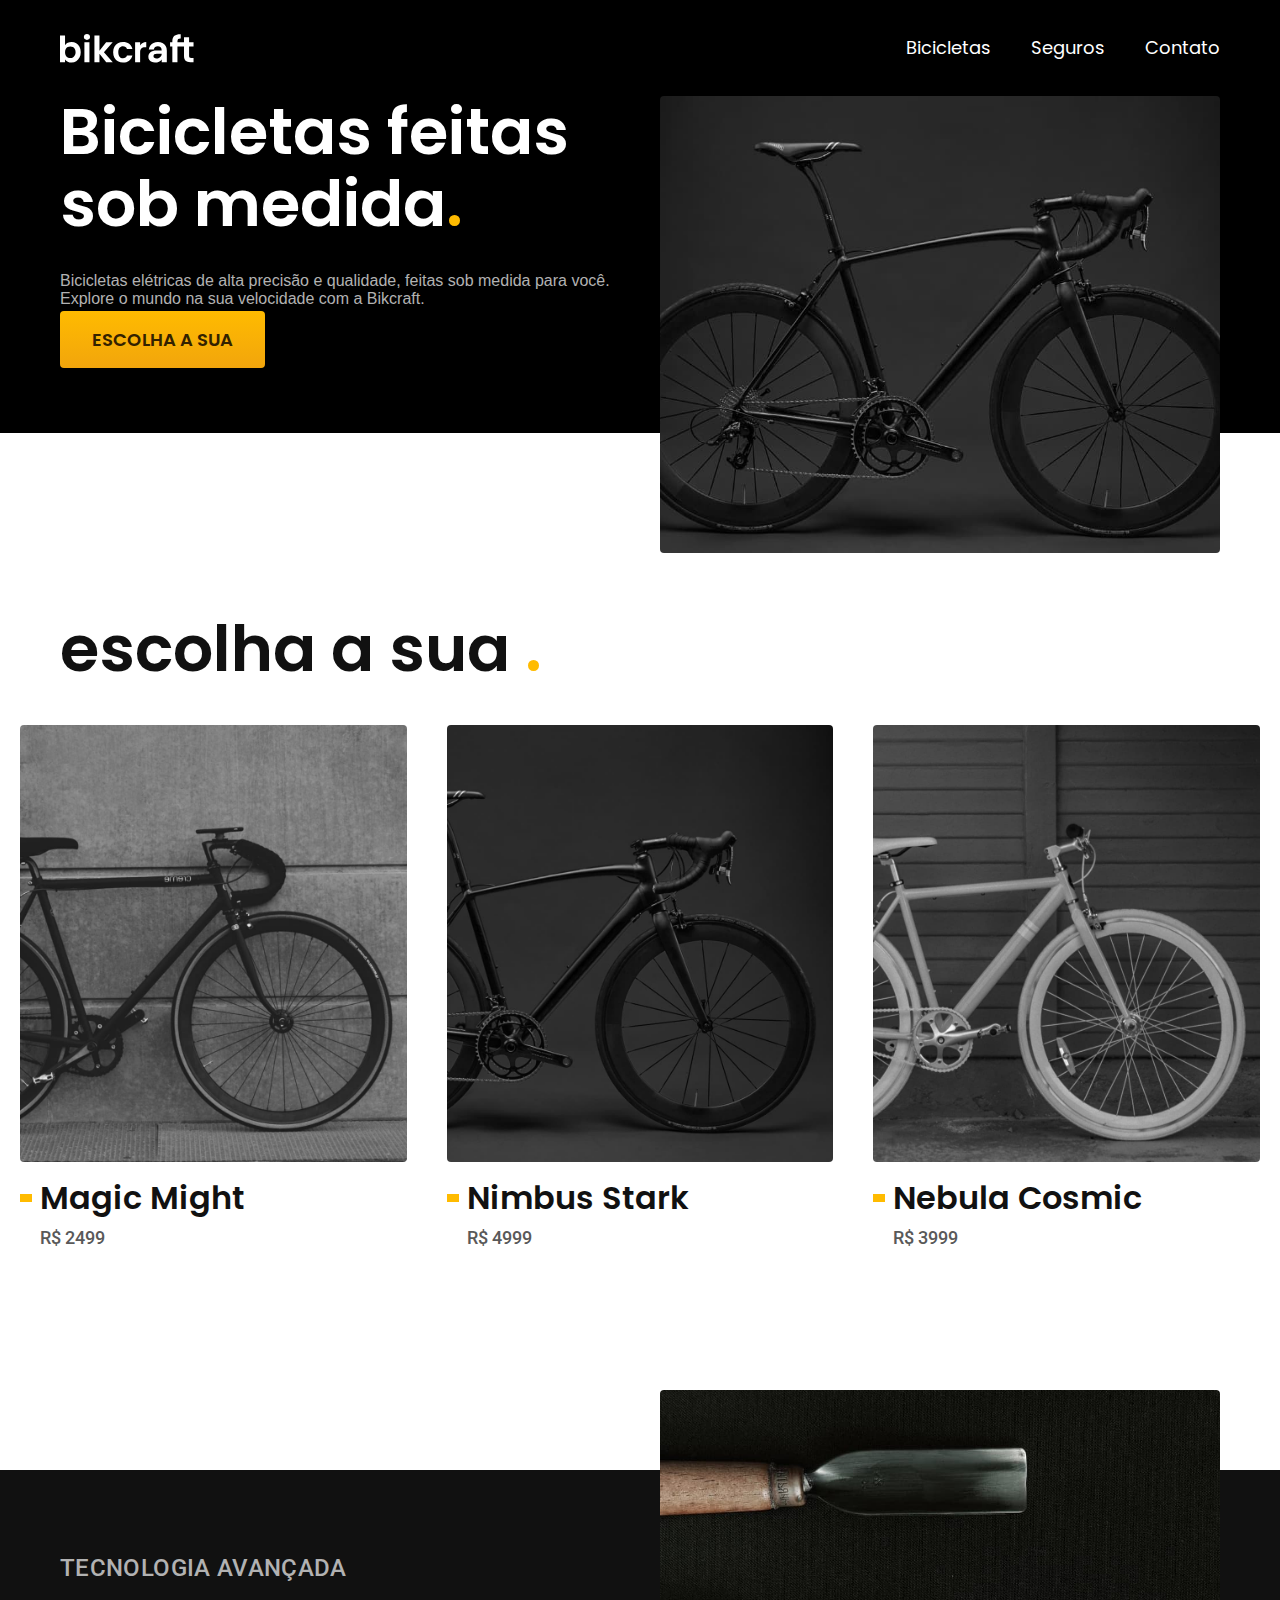
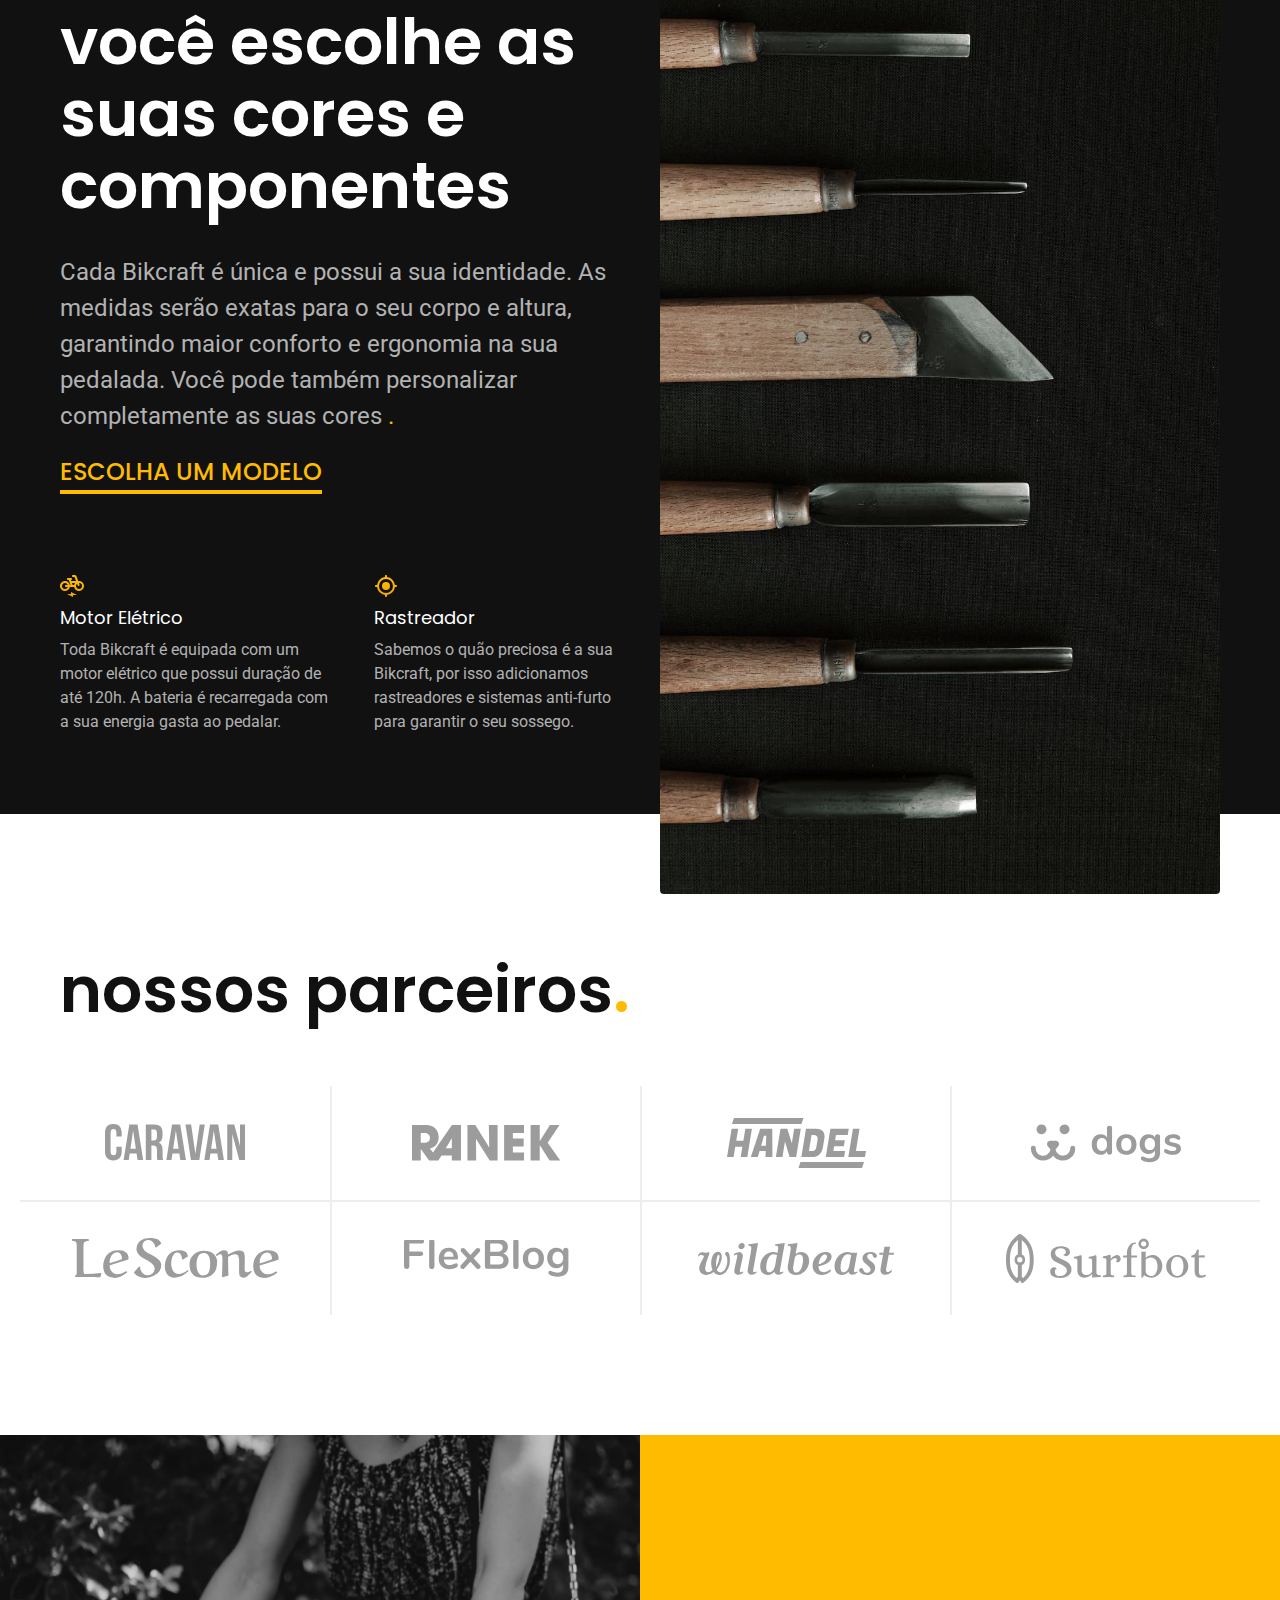
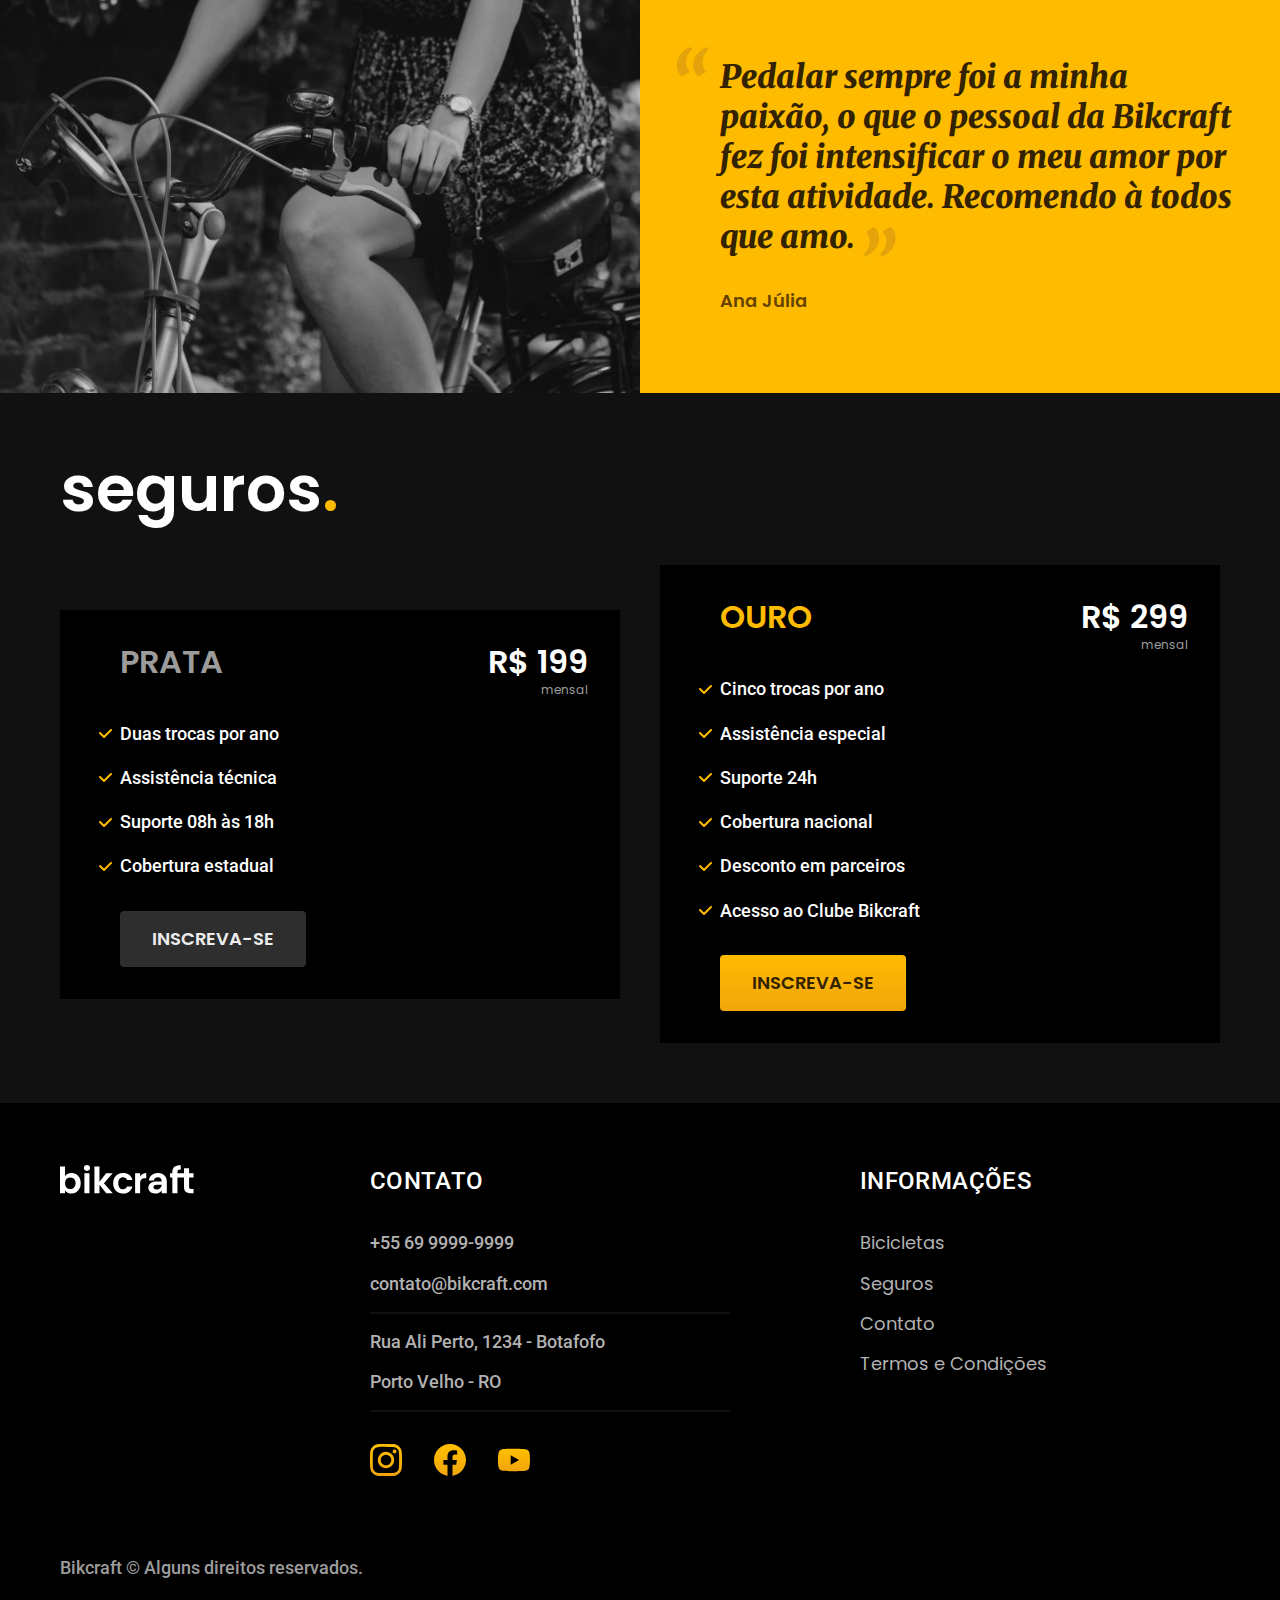
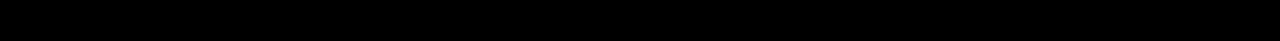
<file: index.html>
<!DOCTYPE html>
<html lang="pt-br">
    <head>
        <meta charset="UTF-8" />
        <meta name="viewport" content="width=device-width, initial-scale=1.0" />
        <title>Bikcraft - Bicicletas Elétricas</title>
        <meta
            name="description"
            content="Bicicletas elétricas de alta precisão e qualidade, feitas sob medida para o cliente. Explore o mundo na sua velocidade com a Bikcraft."
        />

        <link rel="preload" href="./css/style.css" as="style" />
        <link rel="stylesheet" href="./css/style.css" />
        <link rel="preconnect" href="https://fonts.googleapis.com" />
        <link rel="preconnect" href="https://fonts.gstatic.com" crossorigin />
        <link
            href="https://fonts.googleapis.com/css2?family=Merriweather:ital,wght@1,900&family=Poppins:wght@400;600&family=Roboto:wght@400;500&display=swap"
            rel="stylesheet"
        />
    </head>

    <body>
        <header class="header-bg">
            <div class="header container">
                <a href="./"
                    ><img
                        src="./img/bikcraft.svg"
                        width="136"
                        height="32"
                        alt="Bikcraft"
                /></a>
                <nav aria-label="primaria">
                    <ul class="header-menu font-1-m cor-0">
                        <li><a href="./bicicletas.html">Bicicletas</a></li>
                        <li><a href="./seguros.html">Seguros</a></li>
                        <li><a href="./contato.html">Contato</a></li>
                    </ul>
                </nav>
            </div>
        </header>

        <main class="introducao-bg">
            <div class="introducao container">
                <div class="introducao-conteudo">
                    <h1 class="font-1-xxl cor-0">
                        Bicicletas feitas sob medida<span class="cor-p1"
                            >.</span
                        >
                    </h1>
                    <p class="texto-medio cor-5">
                        Bicicletas elétricas de alta precisão e qualidade,
                        feitas sob medida para você. Explore o mundo na sua
                        velocidade com a Bikcraft.
                    </p>
                    <a class="botao" href="./bicicletas.html">Escolha a sua</a>
                </div>
                <picture>
                    <source
                        media="(min-width: 800px)"
                        srcset="./img/bicicletas/nimbus.jpg"
                    />
                    <img
                        src="./img/fotos/introducao.jpg"
                        width="1280"
                        height="1600"
                        alt="bicicleta eletrica preta"
                    />
                </picture>
            </div>
        </main>

        <article class="bicicletas-lista">
            <h2 class="container font-1-xxl">
                escolha a sua <span class="cor-p1">.</span>
            </h2>
            <ul>
                <li>
                    <a href="./bicicletas/magic.html">
                        <img
                            src="./img/bicicletas/magic-home.jpg"
                            alt="bicicleta preta"
                        />
                        <h3 class="font-1-xl">Magic Might</h3>
                        <span class="font-2-m cor-8">R$ 2499</span>
                    </a>
                </li>
                <li>
                    <a href="./bicicletas/nimbus.html">
                        <img
                            src="./img/bicicletas/nimbus-home.jpg"
                            alt="bicicleta preta"
                        />
                        <h3 class="font-1-xl">Nimbus Stark</h3>
                        <span class="font-2-m cor-8">R$ 4999</span>
                    </a>
                </li>
                <li>
                    <a href="./bicicletas/nebula.html">
                        <img
                            src="./img/bicicletas/nebula-home.jpg"
                            alt="bicicleta preta"
                        />
                        <h3 class="font-1-xl">Nebula Cosmic</h3>
                        <span class="font-2-m cor-8">R$ 3999</span>
                    </a>
                </li>
            </ul>
        </article>

        <article class="tecnologia-bg">
            <div class="tecnologia container">
                <div class="tecnologia-conteudo">
                    <span class="font-2-l-b cor-5">Tecnologia Avançada</span>
                    <h2 class="font-1-xxl cor-0">
                        você escolhe as suas cores e componentes
                    </h2>
                    <p class="font-2-l cor-5">
                        Cada Bikcraft é única e possui a sua identidade. As
                        medidas serão exatas para o seu corpo e altura,
                        garantindo maior conforto e ergonomia na sua pedalada.
                        Você pode também personalizar completamente as suas
                        cores <span class="cor-p1">.</span>
                    </p>
                    <a class="link" href="./bicicletas.html"
                        >Escolha um modelo</a
                    >
                    <div class="tecnologia-vantagens">
                        <div>
                            <img
                                src="./img/icones/eletrica.svg"
                                width="24"
                                height="24"
                                alt=""
                            />
                            <h3 class="font-1-m cor-0">Motor Elétrico</h3>
                            <p class="font-2-s cor-5">
                                Toda Bikcraft é equipada com um motor elétrico
                                que possui duração de até 120h. A bateria é
                                recarregada com a sua energia gasta ao pedalar.
                            </p>
                        </div>
                        <div>
                            <img
                                src="./img/icones/rastreador.svg"
                                width="24"
                                height="24"
                                alt=""
                            />
                            <h3 class="font-1-m cor-0">Rastreador</h3>
                            <p class="font-2-s cor-5">
                                Sabemos o quão preciosa é a sua Bikcraft, por
                                isso adicionamos rastreadores e sistemas
                                anti-furto para garantir o seu sossego.
                            </p>
                            <p></p>
                        </div>
                    </div>
                </div>
                <div class="tecnologia-imagem">
                    <img src="./img/fotos/tecnologia.jpg" 
                    width="1200"
                    height="1920" alt="" />
                </div>
            </div>
        </article>

        <section class="parceiros" aria-label="Nossos Parceiros">
            <h2 class="container font-1-xxl">
                nossos parceiros<span class="cor-p1">.</span>
            </h2>
            <ul>
                <li><img src="./img/parceiros/caravan.svg" alt="caravan" /></li>
                <li><img src="./img/parceiros/ranek.svg" alt="ranek" /></li>
                <li><img src="./img/parceiros/handel.svg" alt="handel" /></li>
                <li><img src="./img/parceiros/dogs.svg" alt="dogs" /></li>
                <li><img src="./img/parceiros/lescone.svg" alt="lescone" /></li>
                <li>
                    <img src="./img/parceiros/flexblog.svg" alt="flexblog" />
                </li>
                <li>
                    <img src="./img/parceiros/wildbeast.svg" alt="wildbeast" />
                </li>
                <li><img src="./img/parceiros/surfbot.svg" alt="surfbot" /></li>
            </ul>
        </section>

        <section class="depoimento" aria-label="depoimento">
            <div>
                <img
                    src="./img/fotos/depoimento.jpg"
                    alt="Pessoa pedalando uma bicicleta Bikcraft"
                />
            </div>
            <div class="depoimento-conteudo">
                <blockquote class="font-1-xl cor-p5">
                    <p>
                        Pedalar sempre foi a minha paixão, o que o pessoal da
                        Bikcraft fez foi intensificar o meu amor por esta
                        atividade. Recomendo à todos que amo.
                    </p>
                </blockquote>
                <span class="font-1-m-b cor-p4">Ana Júlia</span>
            </div>
        </section>

        <article class="seguros-bg">
            <div class="seguros container">
                <h2 class="font-1-xxl cor-0">
                    seguros<span class="cor-p1">.</span>
                </h2>
                <div class="seguros-item">
                    <h3 class="font-1-xl cor-6">PRATA</h3>
                    <span class="font-1-xl cor-0"
                        >R$ 199<span class="font-1-xs cor-6">mensal</span></span
                    >
                    <ul class="font-2-m cor-0">
                        <li>Duas trocas por ano</li>
                        <li>Assistência técnica</li>
                        <li>Suporte 08h às 18h</li>
                        <li>Cobertura estadual</li>
                    </ul>
                    <a class="botao secundario" href="./orcamento.html"
                        >Inscreva-se</a
                    >
                </div>

                <div class="seguros-item">
                    <h3 class="font-1-xl cor-p1">OURO</h3>
                    <span class="font-1-xl cor-0"
                        >R$ 299<span class="font-1-xs cor-6">mensal</span></span
                    >
                    <ul class="font-2-m cor-0">
                        <li>Cinco trocas por ano</li>
                        <li>Assistência especial</li>
                        <li>Suporte 24h</li>
                        <li>Cobertura nacional</li>
                        <li>Desconto em parceiros</li>
                        <li>Acesso ao Clube Bikcraft</li>
                    </ul>
                    <a class="botao" href="./orcamento.html">Inscreva-se</a>
                </div>
            </div>
        </article>

        <footer class="footer-bg">
            <div class="footer container">
                <img src="./img/bikcraft.svg" alt="bikcraft" />
                <div class="footer-contato">
                    <h3 class="font-2-l-b cor-0">Contato</h3>
                    <ul class="font-2-m cor-5">
                        <li><a href="tel:+55699999999">+55 69 9999-9999</a></li>
                        <li>
                            <a href="mailto:contato@bikcraft.com"
                                >contato@bikcraft.com</a
                            >
                        </li>
                        <li>Rua Ali Perto, 1234 - Botafofo</li>
                        <li>Porto Velho - RO</li>
                    </ul>
                    <div class="footer-redes">
                        <a href="./">
                            <img
                                src="./img/redes/instagram-p.svg"
                                alt="instagram-p"
                            />
                        </a>
                        <a href="./">
                            <img
                                src="./img/redes/facebook-p.svg"
                                alt="facebook-p"
                            />
                        </a>
                        <a href="./">
                            <img
                                src="./img/redes/youtube-p.svg"
                                alt="youtube"
                            />
                        </a>
                    </div>
                </div>
                <div class="footer-informacoes">
                    <h3 class="font-2-l-b cor-0">Informações</h3>
                    <nav>
                        <ul class="font-1-m cor-5">
                            <li><a href="./bicicletas.html">Bicicletas</a></li>
                            <li><a href="./seguros.html">Seguros</a></li>
                            <li><a href="./contato.html">Contato</a></li>
                            <li>
                                <a href="./termos.html">Termos e Condições</a>
                            </li>
                        </ul>
                    </nav>
                </div>
                <p class="footer-copy font-2-m cor-6">
                    Bikcraft © Alguns direitos reservados.
                </p>
            </div>
        </footer>
        <script src="./javaScript/script.js"></script>
        <!--Desenvolvido por DevCompany-->
    </body>
</html>
</file>
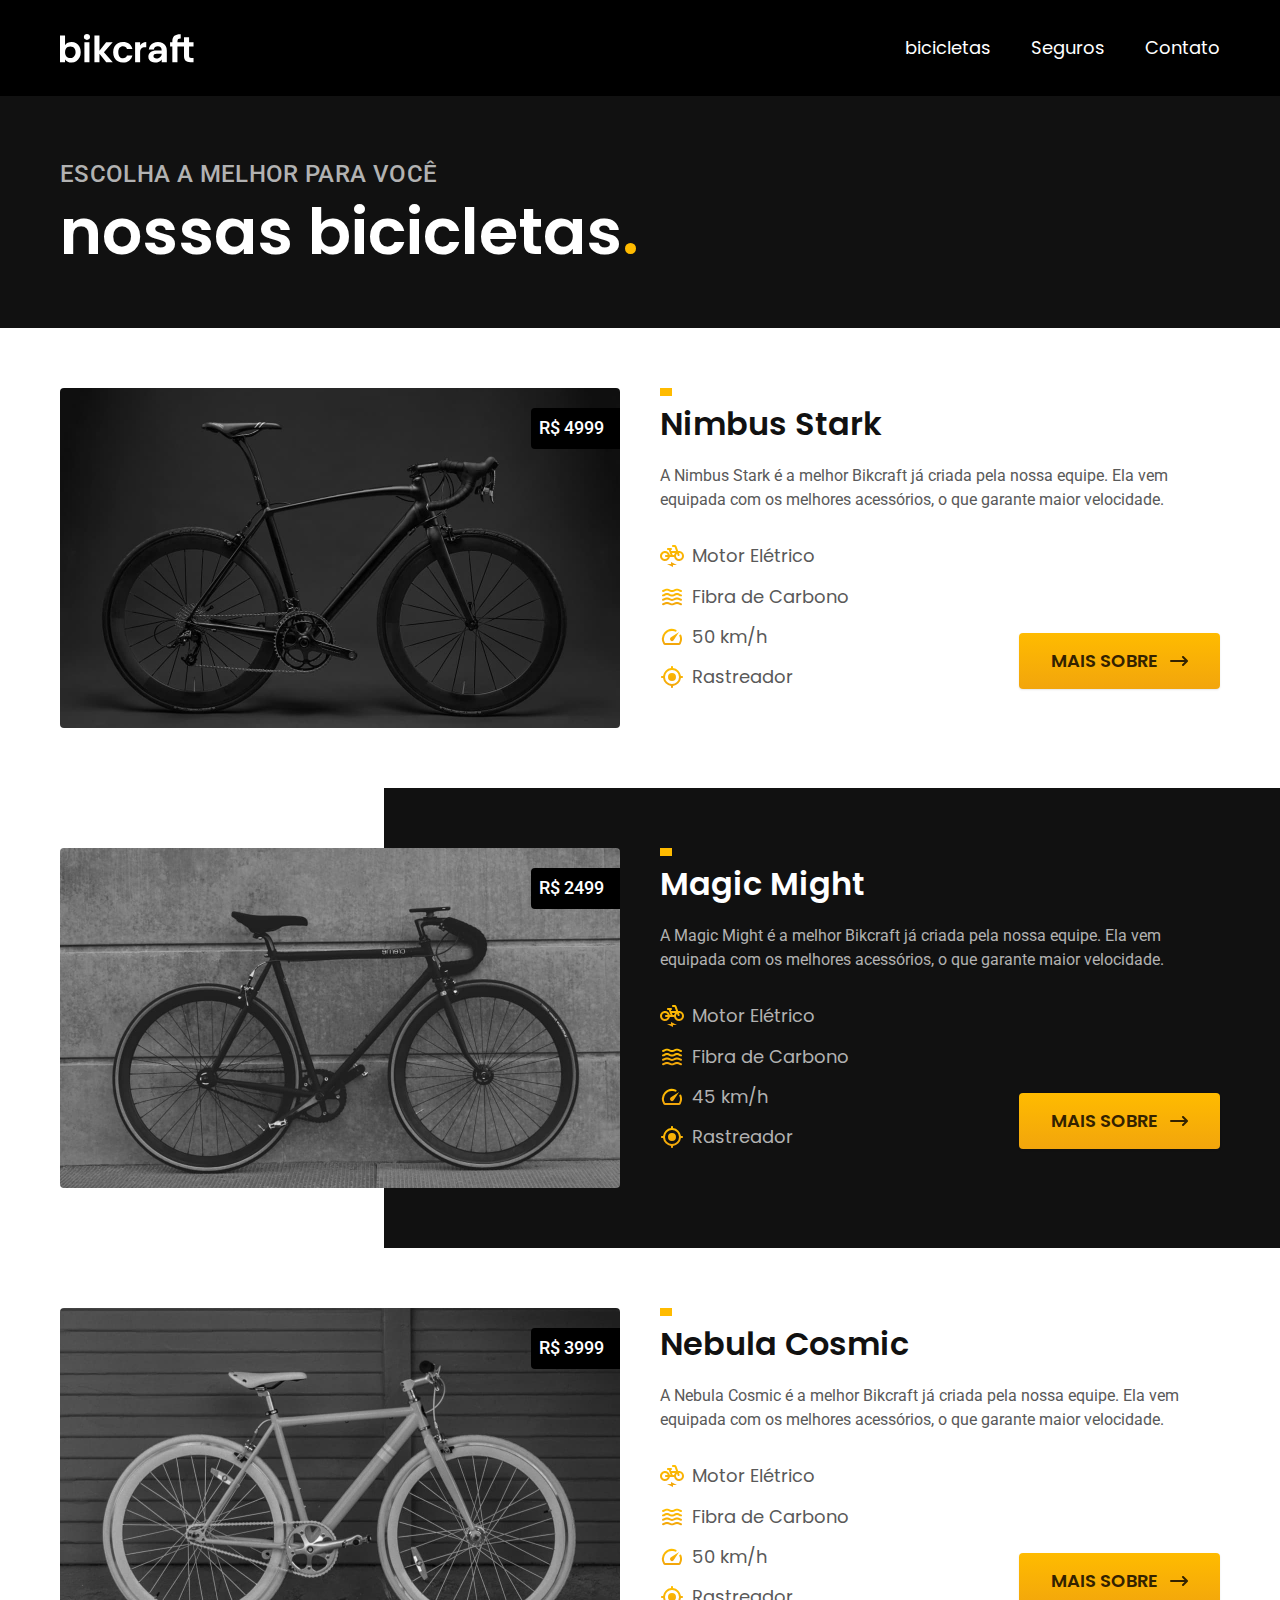
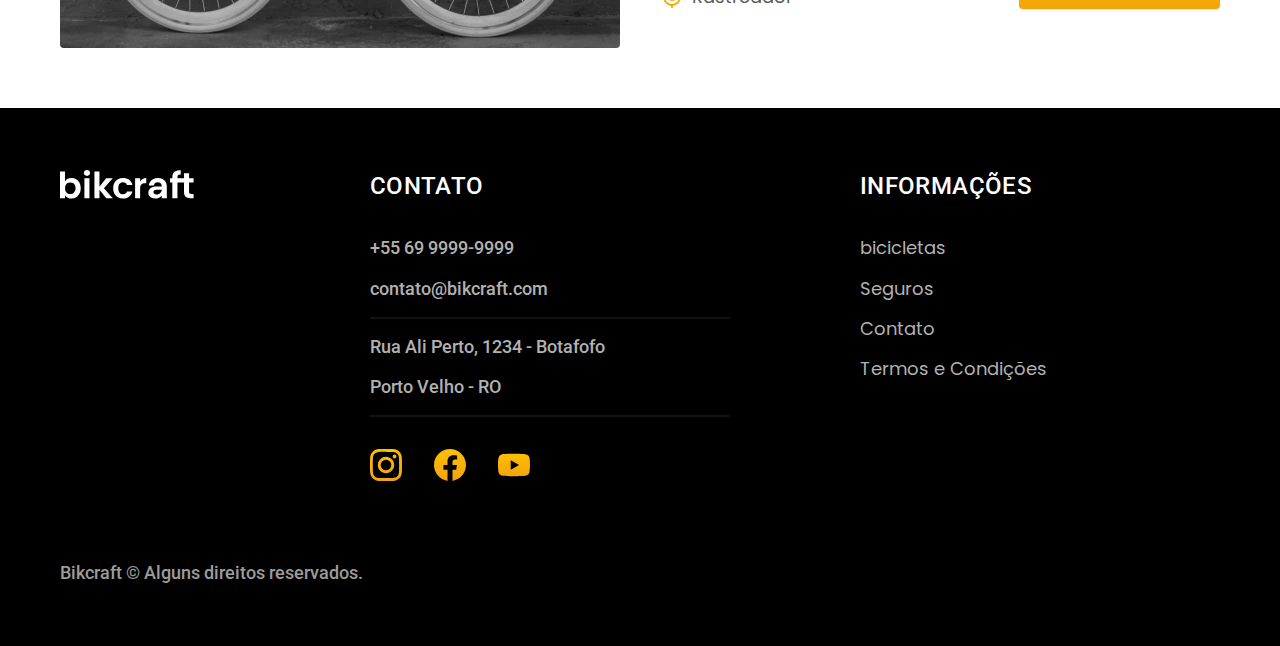
<file: bicicletas.html>
<!DOCTYPE html>
<html lang="pt-br">
    <head>
        <meta charset="UTF-8" />
        <meta name="viewport" content="width=device-width, initial-scale=1.0" />
        <title>Bicicletas| Bikcraft</title>
        <meta name="description" content="Termos e Condições." />
        <link rel="stylesheet" href="./css/style.css" />
        <link rel="preconnect" href="https://fonts.googleapis.com" />
        <link rel="preconnect" href="https://fonts.gstatic.com" crossorigin />
        <link
            href="https://fonts.googleapis.com/css2?family=Merriweather:ital,wght@1,900&family=Poppins:wght@400;600&family=Roboto:wght@400;500&display=swap"
            rel="stylesheet"
        />
    </head>
    <body id="bicicletas">
        <header class="header-bg">
            <div class="header container">
                <a href="./"><img src="./img/bikcraft.svg" alt="bikcraft" /></a>
                <nav aria-label="primaria">
                    <ul class="header-menu font-1-m cor-0">
                        <li><a href="./bicicletas.html">bicicletas</a></li>
                        <li><a href="./seguros.html">Seguros</a></li>
                        <li><a href="./contato.html">Contato</a></li>
                    </ul>
                </nav>
            </div>
        </header>

        <main>
            <div class="titulo-bg">
                <div class="titulo container">
                    <p class="font-2-l-b cor-5">Escolha a melhor para você</p>
                    <h1 class="font-1-xxl cor-0">
                        nossas bicicletas<span class="cor-p1">.</span>
                    </h1>
                </div>
            </div>

            <div class="bicicletas container">
                <div class="bicicletas-imagem">
                    <img
                        src="./img/bicicletas/nimbus.jpg"
                        alt="bicicleta preta"
                    />
                    <span class="font-2-m cor-0">R$ 4999</span>
                </div>
                <div class="bicicletas-conteudo">
                    <h2 class="font-1-xl">Nimbus Stark</h2>
                    <p class="font-2-s cor-8">
                        A Nimbus Stark é a melhor Bikcraft já criada pela nossa
                        equipe. Ela vem equipada com os melhores acessórios, o
                        que garante maior velocidade.
                    </p>
                    <ul class="font-1-m cor-8">
                        <li>
                            <img src="./img/icones/eletrica.svg" alt="" />Motor
                            Elétrico
                        </li>
                        <li>
                            <img src="./img/icones/carbono.svg" alt="" />Fibra
                            de Carbono
                        </li>
                        <li>
                            <img src="./img/icones/velocidade.svg" alt="" />50
                            km/h
                        </li>
                        <li>
                            <img
                                src="./img/icones/rastreador.svg"
                                alt=""
                            />Rastreador
                        </li>
                    </ul>
                    <a class="botao seta" href="./bicicletas/nimbus.html"
                        >Mais Sobre</a
                    >
                </div>
            </div>

            <div class="bicicletas-bg">
                <div class="bicicletas container">
                    <div class="bicicletas-imagem">
                        <img
                            src="./img/bicicletas/magic.jpg"
                            alt="bicicleta preta"
                        /><span class="font-2-m cor-0">R$ 2499</span>
                    </div>
                    <div class="bicicletas-conteudo">
                        <h2 class="font-1-xl cor-0">Magic Might</h2>
                        <p class="font-2-s cor-5">
                            A Magic Might é a melhor Bikcraft já criada pela
                            nossa equipe. Ela vem equipada com os melhores
                            acessórios, o que garante maior velocidade.
                        </p>
                        <ul class="font-1-m cor-5">
                            <li>
                                <img
                                    src="./img/icones/eletrica.svg"
                                    alt=""
                                />Motor Elétrico
                            </li>
                            <li>
                                <img
                                    src="./img/icones/carbono.svg"
                                    alt=""
                                />Fibra de Carbono
                            </li>
                            <li>
                                <img
                                    src="./img/icones/velocidade.svg"
                                    alt=""
                                />45 km/h
                            </li>
                            <li>
                                <img
                                    src="./img/icones/rastreador.svg"
                                    alt=""
                                />Rastreador
                            </li>
                        </ul>
                        <a class="botao seta" href="./bicicletas/magic.html"
                            >Mais Sobre</a
                        >
                    </div>
                </div>
            </div>

            <div class="bicicletas container">
                <div class="bicicletas-imagem">
                    <img
                        src="./img/bicicletas/nebula.jpg"
                        alt="bicicleta preta"
                    />
                    <span class="font-2-m cor-0">R$ 3999</span>
                </div>
                <div class="bicicletas-conteudo">
                    <h2 class="font-1-xl">Nebula Cosmic</h2>
                    <p class="font-2-s cor-8">
                        A Nebula Cosmic é a melhor Bikcraft já criada pela nossa
                        equipe. Ela vem equipada com os melhores acessórios, o
                        que garante maior velocidade.
                    </p>
                    <ul class="font-1-m cor-8">
                        <li>
                            <img src="./img/icones/eletrica.svg" alt="" />Motor
                            Elétrico
                        </li>
                        <li>
                            <img src="./img/icones/carbono.svg" alt="" />Fibra
                            de Carbono
                        </li>
                        <li>
                            <img src="./img/icones/velocidade.svg" alt="" />50
                            km/h
                        </li>
                        <li>
                            <img
                                src="./img/icones/rastreador.svg"
                                alt=""
                            />Rastreador
                        </li>
                    </ul>
                    <a class="botao seta" href="./bicicletas/nebula.html"
                        >Mais Sobre</a
                    >
                </div>
            </div>
        </main>

        <footer class="footer-bg">
            <div class="footer container">
                <img src="./img/bikcraft.svg" alt="bikcraft" />
                <div class="footer-contato">
                    <h3 class="font-2-l-b cor-0">Contato</h3>
                    <ul class="font-2-m cor-5">
                        <li><a href="tel:+55699999999">+55 69 9999-9999</a></li>
                        <li>
                            <a href="mailto:contato@bikcraft.com"
                                >contato@bikcraft.com</a
                            >
                        </li>
                        <li>Rua Ali Perto, 1234 - Botafofo</li>
                        <li>Porto Velho - RO</li>
                    </ul>
                    <div class="footer-redes">
                        <a href="./"
                            ><img
                                src="./img/redes/instagram-p.svg"
                                alt="instagram-p"
                        /></a>
                        <a href="./"
                            ><img
                                src="./img/redes/facebook-p.svg"
                                alt="facebook-p"
                        /></a>
                        <a href="./"
                            ><img src="./img/redes/youtube-p.svg" alt="youtube"
                        /></a>
                    </div>
                </div>
                <div class="footer-informacoes">
                    <h3 class="font-2-l-b cor-0">Informações</h3>
                    <nav>
                        <ul class="font-1-m cor-5">
                            <li><a href="./bicicletas.html">bicicletas</a></li>
                            <li><a href="./seguros.html">Seguros</a></li>
                            <li><a href="./contato.html">Contato</a></li>
                            <li>
                                <a href="./termos.html">Termos e Condições</a>
                            </li>
                        </ul>
                    </nav>
                </div>
                <p class="footer-copy font-2-m cor-6">
                    Bikcraft © Alguns direitos reservados.
                </p>
            </div>
        </footer>
    </body>
</html>
</file>
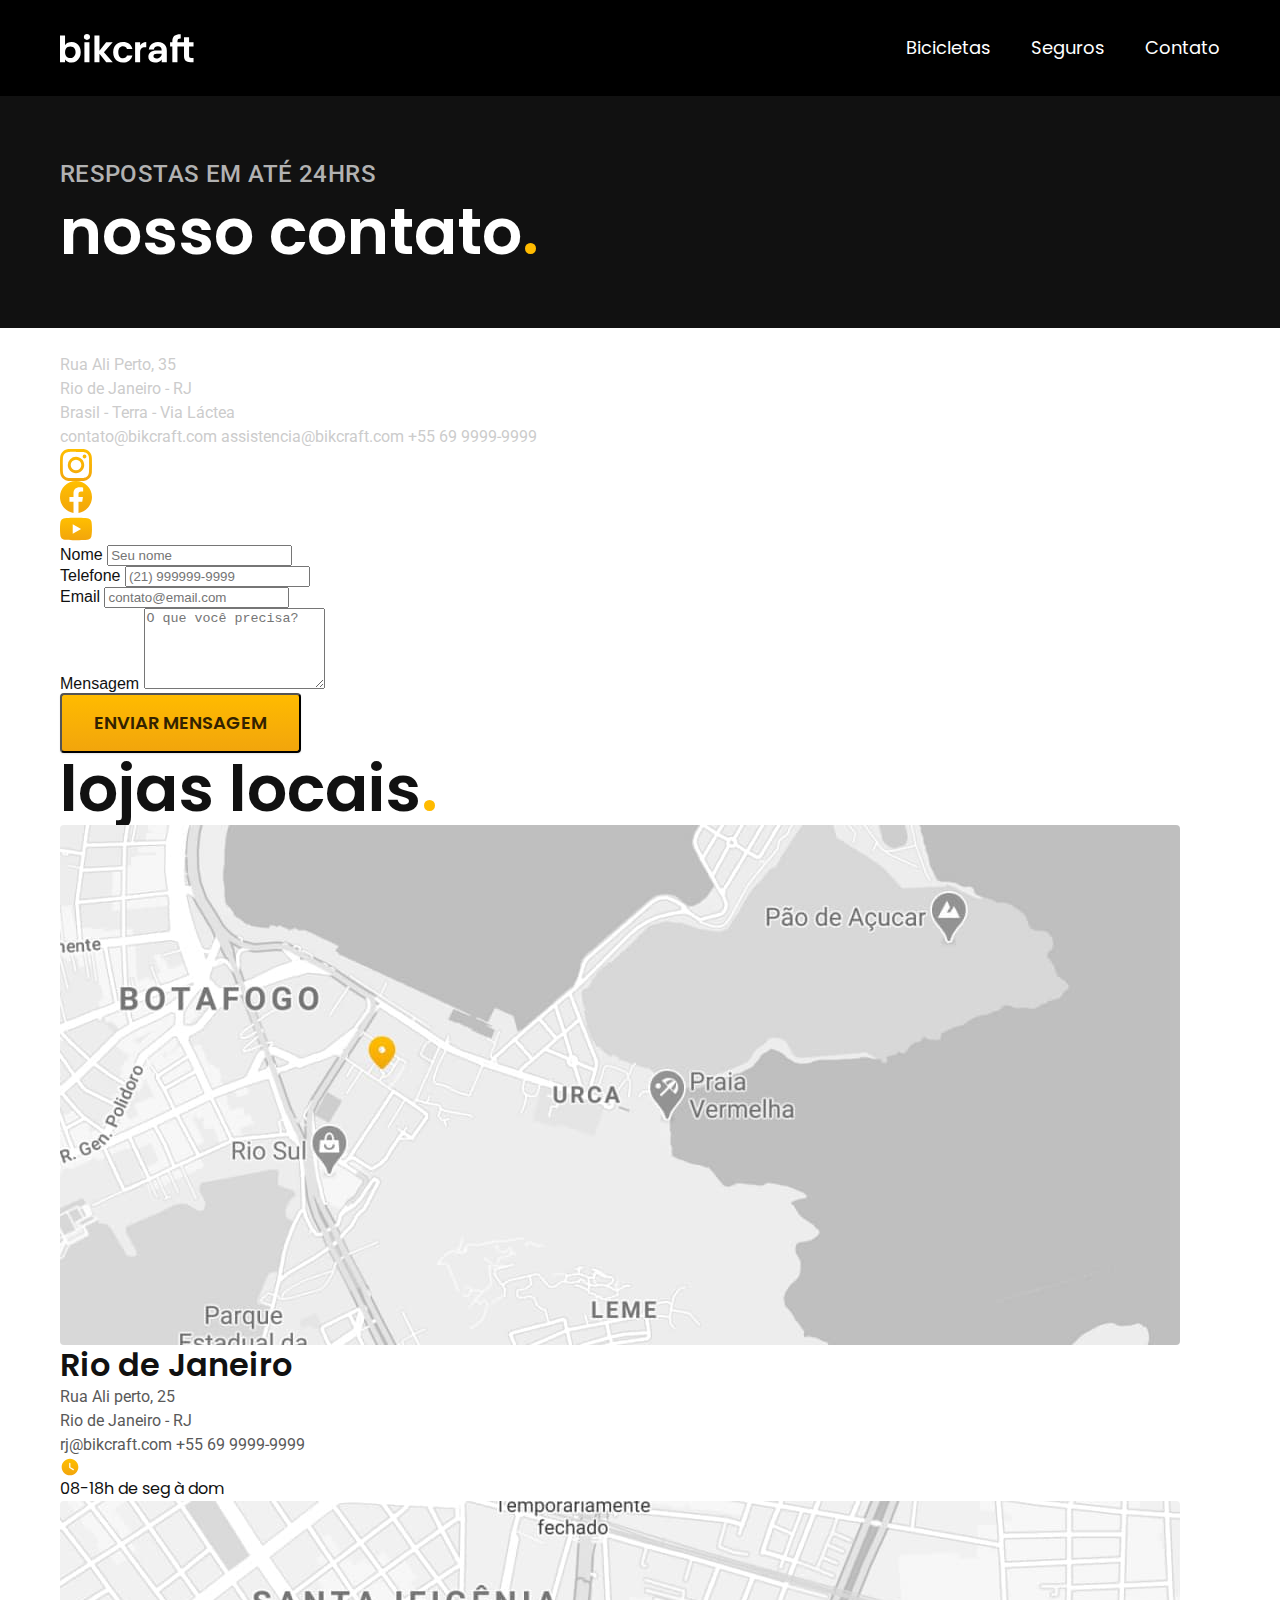
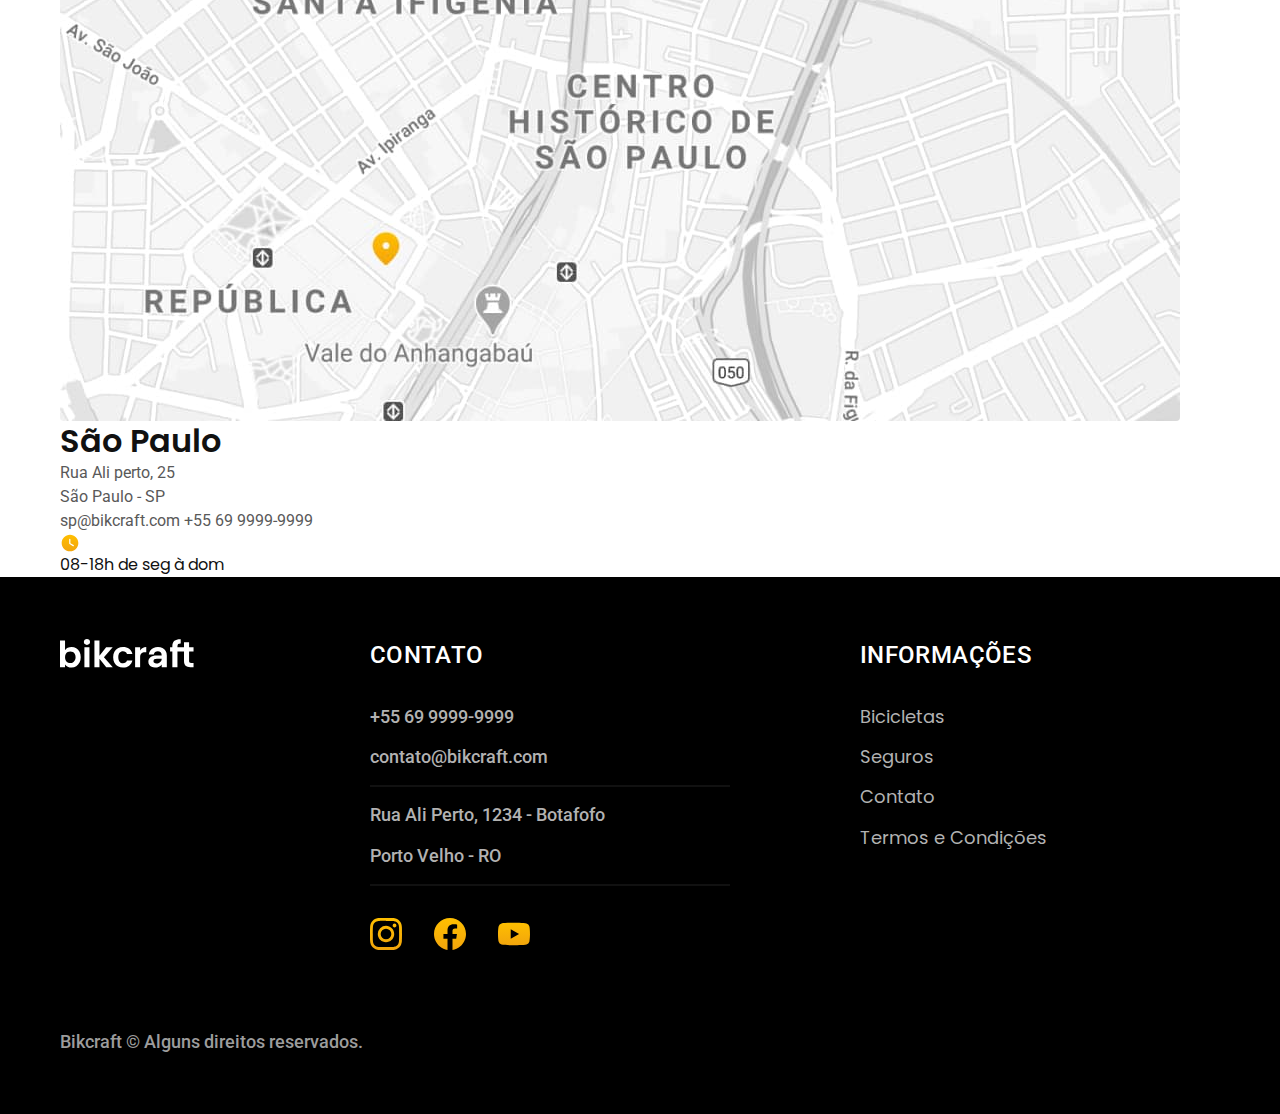
<file: contato.html>
<!DOCTYPE html>
<html lang="pt-br">
    <head>
        <meta charset="UTF-8" />
        <meta name="viewport" content="width=device-width, initial-scale=1.0" />
        <title>Contato | Bikcraft</title>
        <meta name="description" content="Contato." />
        <link rel="preload" href="./css/style.css" as="style" />
        <link rel="stylesheet" href="./css/style.css" />
        <link rel="preconnect" href="https://fonts.googleapis.com" />
        <link rel="preconnect" href="https://fonts.gstatic.com" crossorigin />
        <link
            href="https://fonts.googleapis.com/css2?family=Merriweather:ital,wght@1,900&family=Poppins:wght@400;600&family=Roboto:wght@400;500&display=swap"
            rel="stylesheet"
        />
    </head>
    <body id="contato">
        <header class="header-bg">
            <div class="header container">
                <a href="./"><img src="./img/bikcraft.svg" alt="bikcraft" /></a>
                <nav aria-label="primaria">
                    <ul class="header-menu font-1-m cor-0">
                        <li><a href="./bicicletas.html">Bicicletas</a></li>
                        <li><a href="./seguros.html">Seguros</a></li>
                        <li><a href="./contato.html">Contato</a></li>
                    </ul>
                </nav>
            </div>
        </header>

        <main>
            <div class="titulo-bg">
                <div class="titulo container">
                    <p class="font-2-l-b cor-5">Respostas em até 24hrs</p>
                    <h1 class="font-1-xxl cor-0">
                        nosso contato<span class="cor-p1">.</span>
                    </h1>
                </div>
            </div>

            <div class="contato container">
                <section class="contato-dados" aria-label="Endereço">
                    <h2 class="font-1-m cor-0">Loja Online</h2>
                    <div class="contato-endereco font-2-s cor-4">
                        <p>Rua Ali Perto, 35</p>
                        <p>Rio de Janeiro - RJ</p>
                        <p>Brasil - Terra - Via Láctea</p>
                    </div>
                    <address class="contato-meios font-2-s cor-4">
                        <a href="mailto:contato@bikcraft.com"
                            >contato@bikcraft.com</a
                        >
                        <a href="mailto:assistencia@bikcraft.com"
                            >assistencia@bikcraft.com</a
                        >
                        <a href="tel:+55699999999">+55 69 9999-9999</a>
                    </address>
                    <div class="contato-redes">
                        <a href="./"> <img src="./img/redes/instagram-p.svg"alt="instagram-p"/>
                        </a>
                        <a href="./">
                            <img
                                src="./img/redes/facebook-p.svg"
                                alt="facebook-p"
                            />
                        </a>
                        <a href="./">
                            <img
                                src="./img/redes/youtube-p.svg"
                                alt="youtube"
                            />
                        </a>
                    </div>
                </section>
                <section class="contato-formulario" aria-label="Formulario">
                    <form class="form" action="./contato.html">
                        <div>
                            <label for="nome">Nome</label>
                            <input
                                type="text"
                                id="nome"
                                name="nome"
                                placeholder="Seu nome"
                            />
                        </div>
                        <div>
                            <label for="telefone">Telefone</label>
                            <input
                                type="text"
                                id="telefone"
                                name="telefone"
                                placeholder="(21) 999999-9999"
                            />
                        </div>
                        <div class="col-2">
                            <label for="email">Email</label>
                            <input
                                type="email"
                                id="email"
                                name="email"
                                placeholder="contato@email.com"
                            />
                        </div>
                        <div class="col-2">
                            <label for="mensagem">Mensagem</label>
                            <textarea
                                rows="5"
                                id="mensagem"
                                name="mensagem"
                                placeholder="O que você precisa?"
                            ></textarea>
                        </div>
                        <button class="botao col-2">Enviar Mensagem</button>
                    </form>
                </section>
            </div>
        </main>

        <article class="lojas container">
            <h2 class="font-1-xxl">
                lojas locais<span class="cor-p1">.</span>
            </h2>
            <div class="lojas-item">
                <img
                    src="./img/lojas/rj.jpg"
                    alt="mapa marcando o endereço em Rua Ali perto, 25 - Rio de Janeiro - RJ"
                />
                <div class="lojas-conteudo">
                    <h3 class="font-1-xl">Rio de Janeiro</h3>
                    <div class="lojas-dados font-2-s cor-8">
                        <p>Rua Ali perto, 25</p>
                        <p>Rio de Janeiro - RJ</p>
                    </div>
                    <div class="lojas-dados font-2-s cor-8">
                        <a href="mailto:rj@bikcraft.com">rj@bikcraft.com</a>
                        <a href="tel:+55699999999">+55 69 9999-9999</a>
                    </div>
                    <p class="lojas-tempo font-1-s">
                        <img src="./img/icones/horario.svg" alt="" />08-18h de
                        seg à dom
                    </p>
                </div>
            </div>
            <div class="lojas-item">
                <img
                    src="./img/lojas/sp.jpg"
                    alt="mapa marcando o endereço em Rua Ali perto, 25 - São Paulo - SP"
                />
                <div class="lojas-conteudo">
                    <h3 class="font-1-xl">São Paulo</h3>
                    <div class="lojas-dados font-2-s cor-8">
                        <p>Rua Ali perto, 25</p>
                        <p>São Paulo - SP</p>
                    </div>
                    <div class="lojas-dados font-2-s cor-8">
                        <a href="mailto:sp@bikcraft.com">sp@bikcraft.com</a>
                        <a href="tel:+55699999999">+55 69 9999-9999</a>
                    </div>
                    <p class="lojas-tempo font-1-s">
                        <img src="./img/icones/horario.svg" alt="" />08-18h de
                        seg à dom
                    </p>
                </div>
            </div>
        </article>

        <footer class="footer-bg">
            <div class="footer container">
                <img src="./img/bikcraft.svg" alt="bikcraft" />
                <div class="footer-contato">
                    <h3 class="font-2-l-b cor-0">Contato</h3>
                    <ul class="font-2-m cor-5">
                        <li><a href="tel:+55699999999">+55 69 9999-9999</a></li>
                        <li>
                            <a href="mailto:contato@bikcraft.com"
                                >contato@bikcraft.com</a
                            >
                        </li>
                        <li>Rua Ali Perto, 1234 - Botafofo</li>
                        <li>Porto Velho - RO</li>
                    </ul>
                    <div class="footer-redes">
                        <a href="./">
                            <img
                                src="./img/redes/instagram-p.svg"
                                alt="instagram-p"
                            />
                        </a>
                        <a href="./">
                            <img
                                src="./img/redes/facebook-p.svg"
                                alt="facebook-p"
                            />
                        </a>
                        <a href="./">
                            <img
                                src="./img/redes/youtube-p.svg"
                                alt="youtube"
                            />
                        </a>
                    </div>
                </div>
                <div class="footer-informacoes">
                    <h3 class="font-2-l-b cor-0">Informações</h3>
                    <nav>
                        <ul class="font-1-m cor-5">
                            <li><a href="./bicicletas.html">Bicicletas</a></li>
                            <li><a href="./seguros.html">Seguros</a></li>
                            <li><a href="./contato.html">Contato</a></li>
                            <li>
                                <a href="./termos.html">Termos e Condições</a>
                            </li>
                        </ul>
                    </nav>
                </div>
                <p class="footer-copy font-2-m cor-6">
                    Bikcraft © Alguns direitos reservados.
                </p>
            </div>
        </footer>
    </body>
</html>
</file>
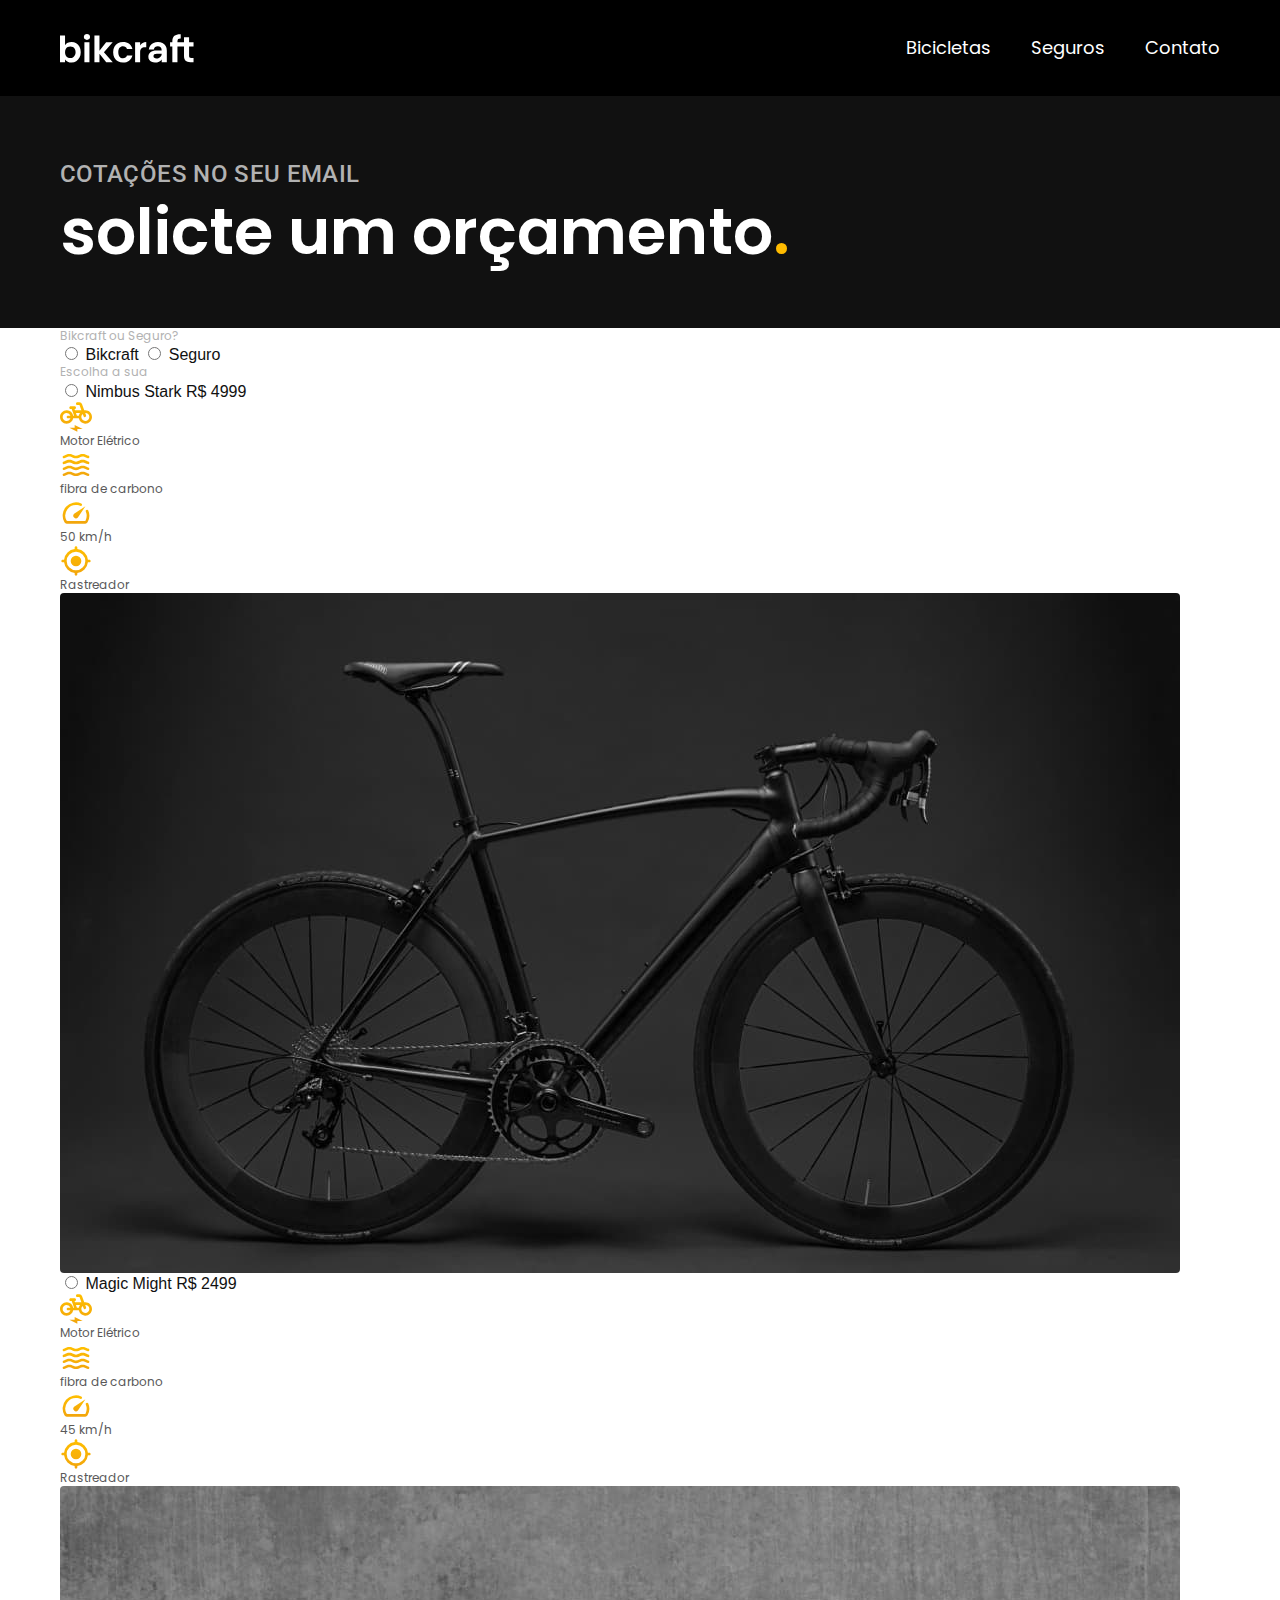
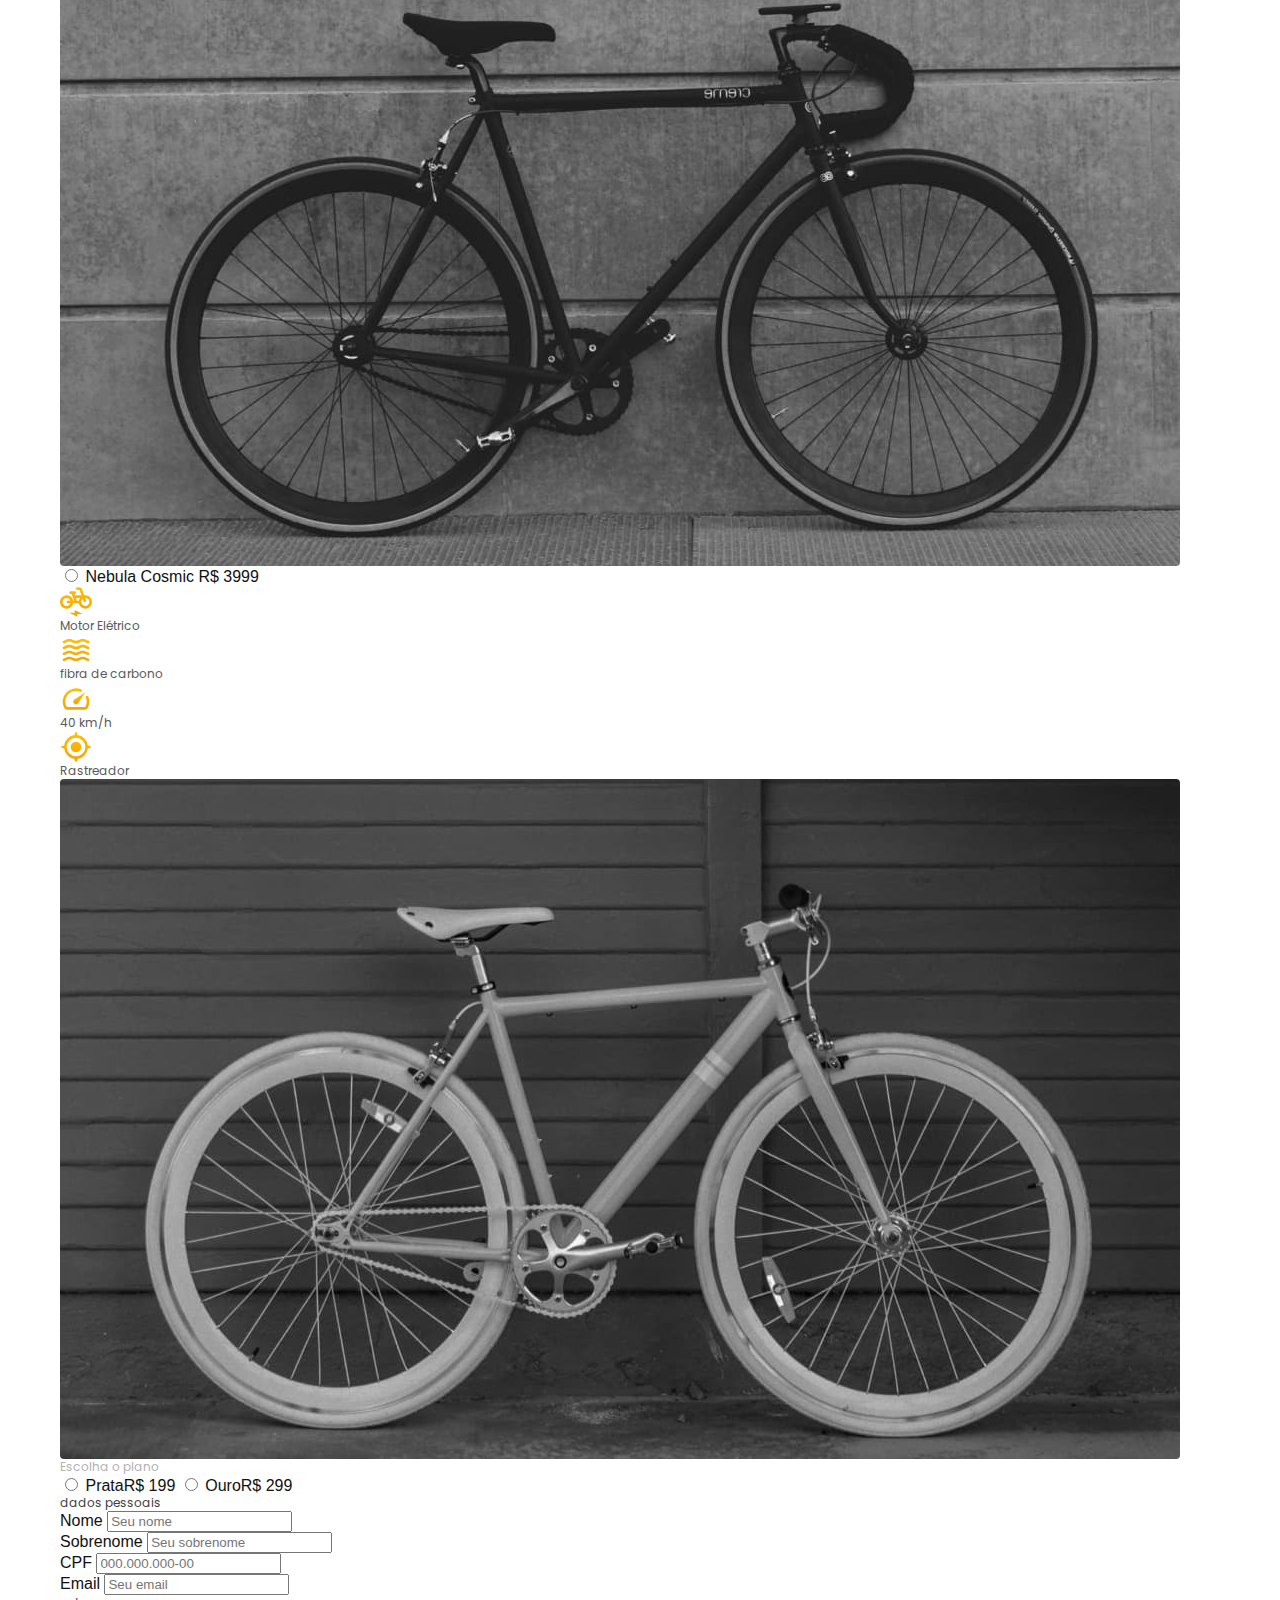
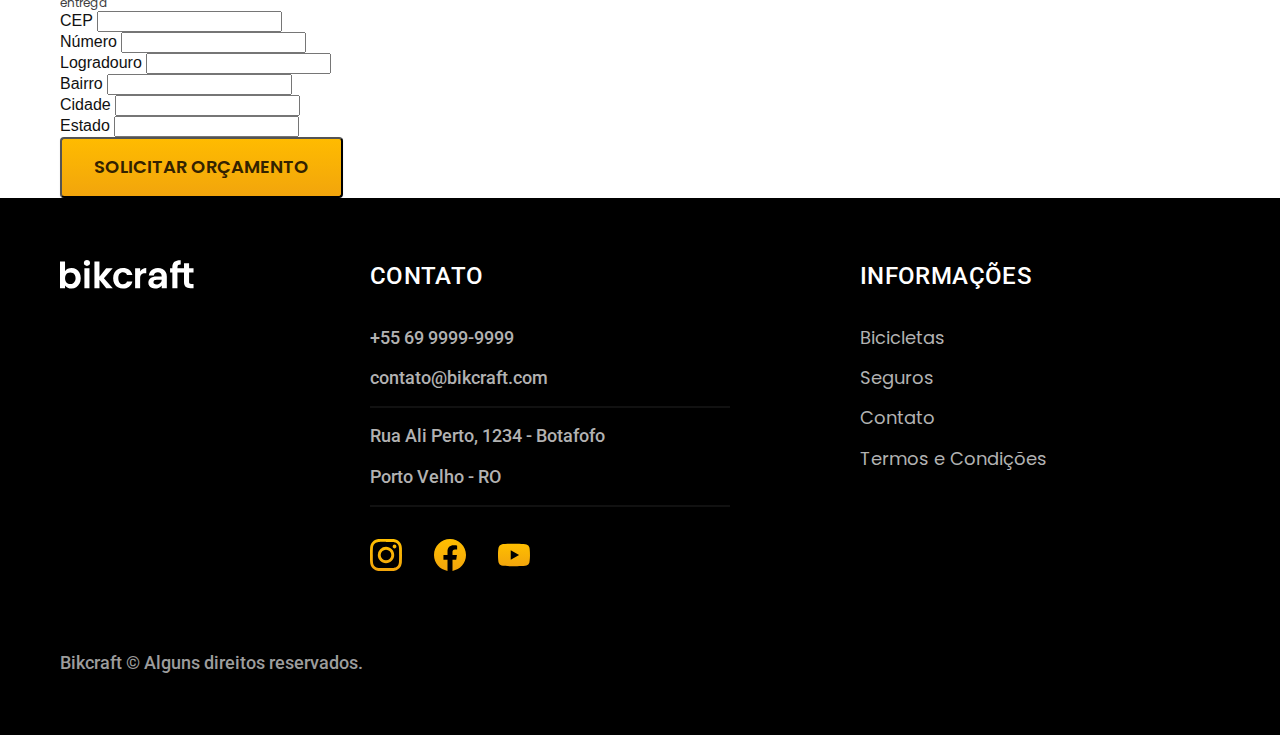
<file: orcamento.html>
<!DOCTYPE html>
<html lang="pt-br">
    <head>
        <meta charset="UTF-8" />
        <meta name="viewport" content="width=device-width, initial-scale=1.0" />
        <title>Orçamento| Bikcraft</title>
        <meta name="description" content="Termos e Condições." />
        <link rel="preload" href="./css/style.css" as="style" />
        <link rel="stylesheet" href="./css/style.css" />
        <link rel="preconnect" href="https://fonts.googleapis.com" />
        <link rel="preconnect" href="https://fonts.gstatic.com" crossorigin />
        <link
            href="https://fonts.googleapis.com/css2?family=Merriweather:ital,wght@1,900&family=Poppins:wght@400;600&family=Roboto:wght@400;500&display=swap"
            rel="stylesheet"
        />
    </head>
    <body id="orcamento">
        <header class="header-bg">
            <div class="header container">
                <a href="./"><img src="./img/bikcraft.svg" alt="bikcraft" /></a>
                <nav aria-label="primaria">
                    <ul class="header-menu font-1-m cor-0">
                        <li><a href="./bicicletas.html">Bicicletas</a></li>
                        <li><a href="./seguros.html">Seguros</a></li>
                        <li><a href="./contato.html">Contato</a></li>
                    </ul>
                </nav>
            </div>
        </header>

        <main>
            <div class="titulo-bg">
                <div class="titulo container">
                    <p class="font-2-l-b cor-5">Cotações no seu email</p>
                    <h1 class="font-1-xxl cor-0">
                        solicte um orçamento<span class="cor-p1">.</span>
                    </h1>
                </div>
            </div>

            <form class="orcamento container" action="./orcamento.html">
                <div class="orcamento-produto">
                    <h2 class="font-1-xs cor-5">Bikcraft ou Seguro?</h2>

                    <input
                        type="radio"
                        name="tipo"
                        value="bikcraft"
                        id="bikcraft"
                    />
                    <label for="bikcraft">Bikcraft</label>

                    <input
                        type="radio"
                        name="tipo"
                        value="seguro"
                        id="seguro"
                    />
                    <label for="seguro">Seguro</label>

                    <div class="orcamento-conteudo" id="orcamento-bikcraft">
                        <h2 class="font-1-xs cor-5">Escolha a sua</h2>

                        <input
                            type="radio"
                            name="produto"
                            value="nimbus"
                            id="nimbus"
                        />
                        <label for="nimbus"
                            >Nimbus Stark <span>R$ 4999</span></label
                        >
                        <div class="orcamento-detalhes">
                            <ul class="font-1-xs cor-8">
                                <li>
                                    <img
                                        src="./img/icones/eletrica.svg"
                                        alt="Motor Elétrico"
                                    />Motor Elétrico
                                </li>
                                <li>
                                    <img
                                        src="./img/icones/carbono.svg"
                                        alt="fibra de carbono"
                                    />fibra de carbono
                                </li>
                                <li>
                                    <img
                                        src="./img/icones/velocidade.svg"
                                        alt="50 km/h"
                                    />50 km/h
                                </li>
                                <li>
                                    <img
                                        src="./img/icones/rastreador.svg"
                                        alt="Rastreador"
                                    />Rastreador
                                </li>
                            </ul>
                            <img src="./img/bicicletas/nimbus.jpg" alt="" />
                        </div>

                        <input
                            type="radio"
                            name="produto"
                            value="magic"
                            id="magic"
                        />
                        <label for="magic"
                            >Magic Might <span>R$ 2499</span></label
                        >
                        <div class="orcamento-detalhes">
                            <ul class="font-1-xs cor-8">
                                <li>
                                    <img
                                        src="./img/icones/eletrica.svg"
                                        alt="Motor Elétrico"
                                    />Motor Elétrico
                                </li>
                                <li>
                                    <img
                                        src="./img/icones/carbono.svg"
                                        alt="fibra de carbono"
                                    />fibra de carbono
                                </li>
                                <li>
                                    <img
                                        src="./img/icones/velocidade.svg"
                                        alt="50 km/h"
                                    />45 km/h
                                </li>
                                <li>
                                    <img
                                        src="./img/icones/rastreador.svg"
                                        alt="Rastreador"
                                    />Rastreador
                                </li>
                            </ul>
                            <img src="./img/bicicletas/magic.jpg" alt="" />
                        </div>

                        <input
                            type="radio"
                            name="produto"
                            value="nebula"
                            id="nebula"
                        />
                        <label for="nebula"
                            >Nebula Cosmic <span>R$ 3999</span></label
                        >
                        <div class="orcamento-detalhes">
                            <ul class="font-1-xs cor-8">
                                <li>
                                    <img
                                        src="./img/icones/eletrica.svg"
                                        alt="Motor Elétrico"
                                    />Motor Elétrico
                                </li>
                                <li>
                                    <img
                                        src="./img/icones/carbono.svg"
                                        alt="fibra de carbono"
                                    />fibra de carbono
                                </li>
                                <li>
                                    <img
                                        src="./img/icones/velocidade.svg"
                                        alt="50 km/h"
                                    />40 km/h
                                </li>
                                <li>
                                    <img
                                        src="./img/icones/rastreador.svg"
                                        alt="Rastreador"
                                    />Rastreador
                                </li>
                            </ul>
                            <img src="./img/bicicletas/nebula.jpg" alt="" />
                        </div>
                    </div>

                    <div class="orcamento-conteudo" id="orcamento-seguro">
                        <h2 class="font-1-xs cor-5">Escolha o plano</h2>

                        <input
                            type="radio"
                            name="produto"
                            value="prata"
                            id="prata"
                        />
                        <label for="prata">Prata<span>R$ 199</span></label>
                        <input
                            type="radio"
                            name="produto"
                            value="ouro"
                            id="ouro"
                        />
                        <label for="ouro">Ouro<span>R$ 299</span></label>
                    </div>
                </div>
                <div class="orcamento-dados form">
                    <h2 class="font-1-xs cor-9 col-2">dados pessoais</h2>
                    <div>
                        <label for="nome">Nome</label>
                        <input
                            type="text"
                            id="nome"
                            name="nome"
                            placeholder="Seu nome"
                        />
                    </div>
                    <div>
                        <label for="sobrenome">Sobrenome</label>
                        <input
                            type="text"
                            id="sobrenome"
                            name="sobrenome"
                            placeholder="Seu sobrenome"
                        />
                    </div>
                    <div class="col-2">
                        <label for="cpf">CPF</label>
                        <input
                            type="text"
                            id="cpf"
                            name="cpf"
                            placeholder="000.000.000-00"
                        />
                    </div>
                    <div class="col-2">
                        <label for="email">Email</label>
                        <input
                            type="email"
                            id="email"
                            name="email"
                            placeholder="Seu email"
                        />
                    </div>
                    <h2 class="font-1-xs cor-9 col-2">entrega</h2>
                    <div>
                        <label for="cep">CEP</label>
                        <input type="text" id="cep" name="cep" />
                    </div>
                    <div>
                        <label for="numero">Número</label>
                        <input type="text" id="numero" name="numero" />
                    </div>
                    <div>
                        <label for="logradouro">Logradouro</label>
                        <input type="text" id="logradouro" name="logradouro" />
                    </div>
                    <div>
                        <label for="bairro">Bairro</label>
                        <input type="text" id="bairro" name="bairro" />
                    </div>
                    <div>
                        <label for="cidade">Cidade</label>
                        <input type="text" id="cidade" name="cidade" />
                    </div>
                    <div>
                        <label for="estado">Estado</label>
                        <input type="text" id="estado" name="estado" />
                    </div>
                    <button class="botao col-2">Solicitar Orçamento</button>
                </div>
            </form>
        </main>

        <footer class="footer-bg">
            <div class="footer container">
                <img src="./img/bikcraft.svg" alt="bikcraft" />
                <div class="footer-contato">
                    <h3 class="font-2-l-b cor-0">Contato</h3>
                    <ul class="font-2-m cor-5">
                        <li><a href="tel:+55699999999">+55 69 9999-9999</a></li>
                        <li>
                            <a href="mailto:contato@bikcraft.com"
                                >contato@bikcraft.com</a
                            >
                        </li>
                        <li>Rua Ali Perto, 1234 - Botafofo</li>
                        <li>Porto Velho - RO</li>
                    </ul>
                    <div class="footer-redes">
                        <a href="./">
                            <img
                                src="./img/redes/instagram-p.svg"
                                alt="instagram-p"
                            />
                        </a>
                        <a href="./">
                            <img
                                src="./img/redes/facebook-p.svg"
                                alt="facebook-p"
                            />
                        </a>
                        <a href="./">
                            <img
                                src="./img/redes/youtube-p.svg"
                                alt="youtube"
                            />
                        </a>
                    </div>
                </div>
                <div class="footer-informacoes">
                    <h3 class="font-2-l-b cor-0">Informações</h3>
                    <nav>
                        <ul class="font-1-m cor-5">
                            <li><a href="./bicicletas.html">Bicicletas</a></li>
                            <li><a href="./seguros.html">Seguros</a></li>
                            <li><a href="./contato.html">Contato</a></li>
                            <li>
                                <a href="./termos.html">Termos e Condições</a>
                            </li>
                        </ul>
                    </nav>
                </div>
                <p class="footer-copy font-2-m cor-6">
                    Bikcraft © Alguns direitos reservados.
                </p>
            </div>
        </footer>
        <!--Desenvolvido por DevCompany-->
    </body>
</html>
</file>
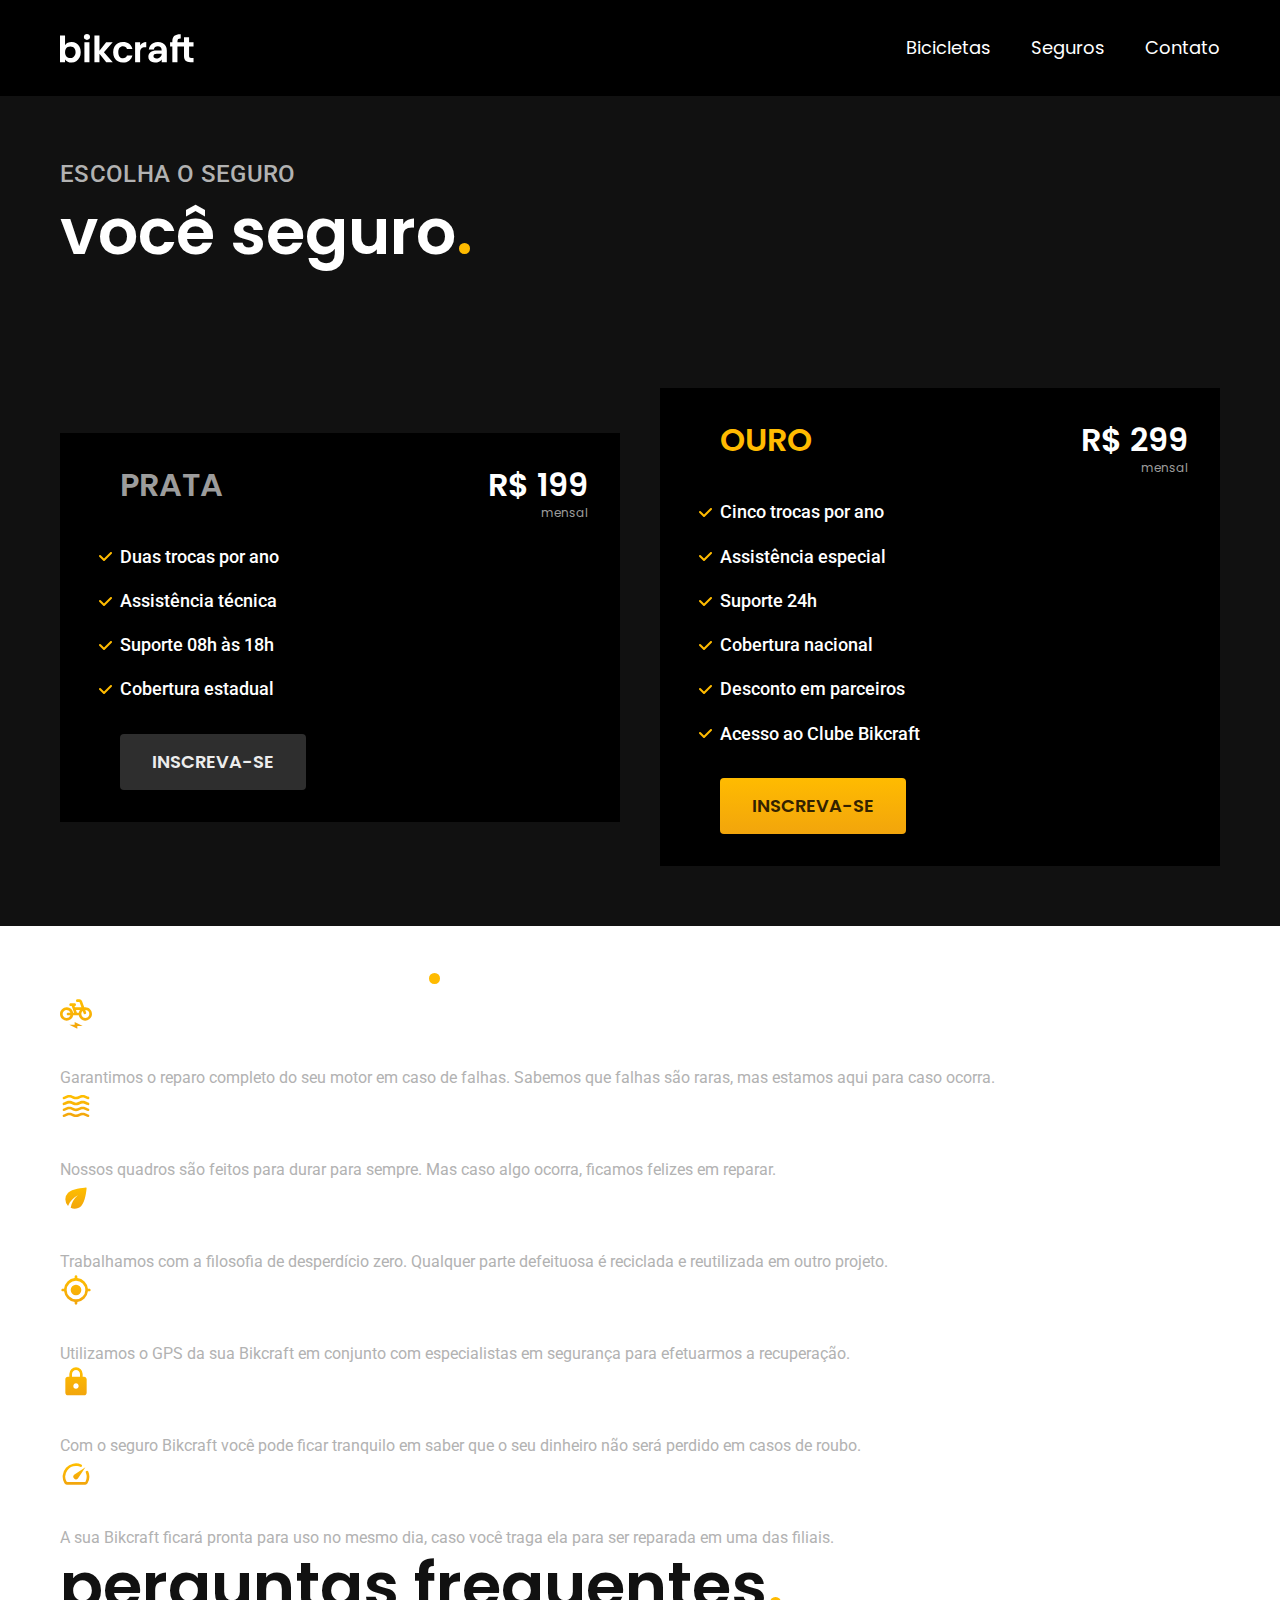
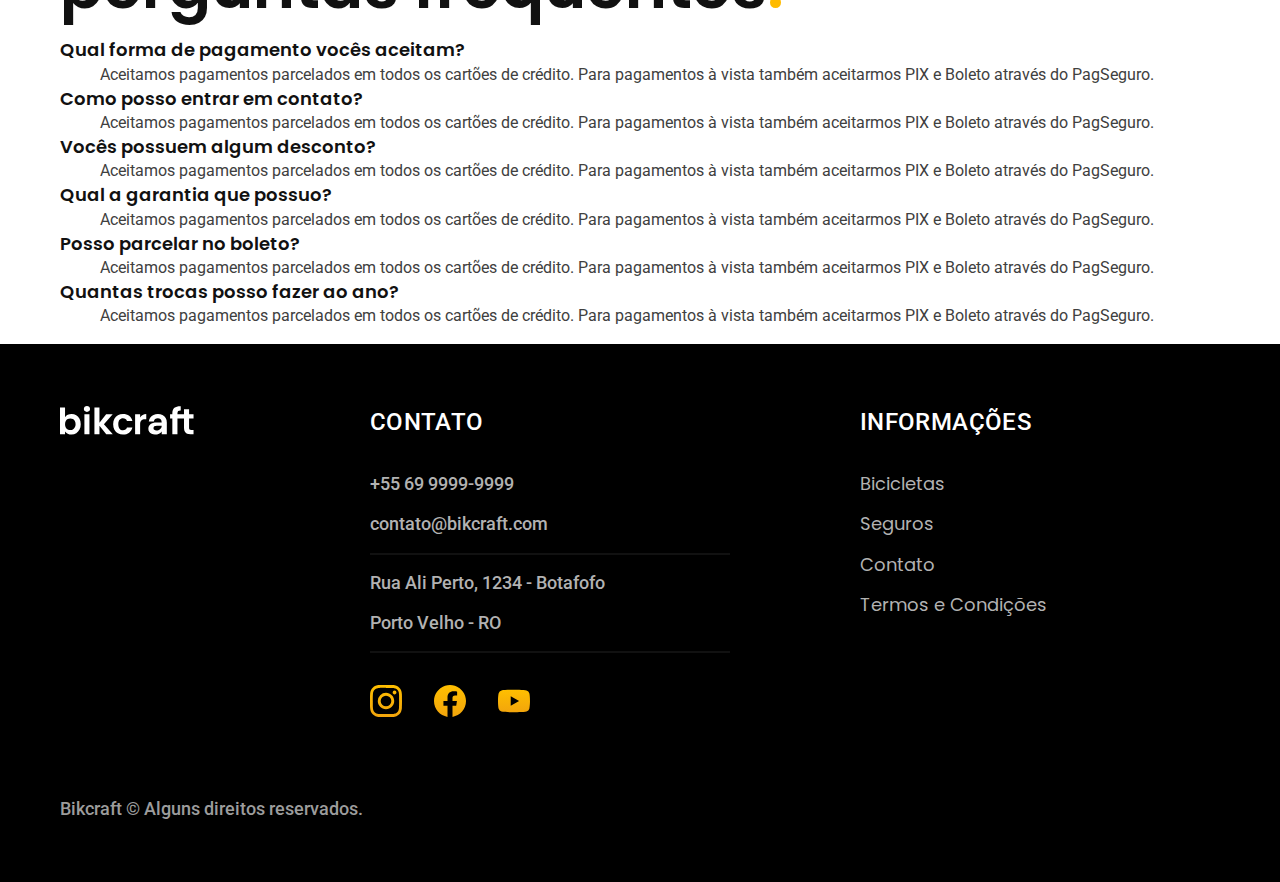
<file: seguros.html>
<!DOCTYPE html>
<html lang="pt-br">
    <head>
        <meta charset="UTF-8" />
        <meta name="viewport" content="width=device-width, initial-scale=1.0" />
        <title>Seguros | Bikcraft</title>
        <meta name="description" content="Termos e Condições." />
        <link rel="preload" href="./css/style.css" as="style" />
        <link rel="stylesheet" href="./css/style.css" />
        <link rel="preconnect" href="https://fonts.googleapis.com" />
        <link rel="preconnect" href="https://fonts.gstatic.com" crossorigin />
        <link
            href="https://fonts.googleapis.com/css2?family=Merriweather:ital,wght@1,900&family=Poppins:wght@400;600&family=Roboto:wght@400;500&display=swap"
            rel="stylesheet"
        />
    </head>
    <body id="seguros">
        <header class="header-bg">
            <div class="header container">
                <a href="./"><img src="./img/bikcraft.svg" alt="bikcraft" /></a>
                <nav aria-label="primaria">
                    <ul class="header-menu font-1-m cor-0">
                        <li><a href="./bicicletas.html">Bicicletas</a></li>
                        <li><a href="./seguros.html">Seguros</a></li>
                        <li><a href="./contato.html">Contato</a></li>
                    </ul>
                </nav>
            </div>
        </header>

        <main class="seguros-bg">
            <div class="titulo-bg">
                <div class="titulo container">
                    <p class="font-2-l-b cor-5">Escolha o seguro</p>
                    <h1 class="font-1-xxl cor-0">
                        você seguro<span class="cor-p1">.</span>
                    </h1>
                </div>
            </div>

            <div class="seguros container">
                <div class="seguros-item">
                    <h3 class="font-1-xl cor-6">PRATA</h3>
                    <span class="font-1-xl cor-0"
                        >R$ 199<span class="font-1-xs cor-6">mensal</span></span
                    >
                    <ul class="font-2-m cor-0">
                        <li>Duas trocas por ano</li>
                        <li>Assistência técnica</li>
                        <li>Suporte 08h às 18h</li>
                        <li>Cobertura estadual</li>
                    </ul>
                    <a class="botao secundario" href="./orcamento.html"
                        >Inscreva-se</a
                    >
                </div>

                <div class="seguros-item">
                    <h3 class="font-1-xl cor-p1">OURO</h3>
                    <span class="font-1-xl cor-0"
                        >R$ 299<span class="font-1-xs cor-6">mensal</span></span
                    >
                    <ul class="font-2-m cor-0">
                        <li>Cinco trocas por ano</li>
                        <li>Assistência especial</li>
                        <li>Suporte 24h</li>
                        <li>Cobertura nacional</li>
                        <li>Desconto em parceiros</li>
                        <li>Acesso ao Clube Bikcraft</li>
                    </ul>
                    <a class="botao" href="./orcamento.html">Inscreva-se</a>
                </div>
            </div>
        </main>

        <article class="vantagens-bg">
            <div class="vantagens container">
                <h2 class="font-1-xxl cor-0">
                    vantagens <span class="cor-p1">.</span>
                </h2>
                <ul>
                    <li>
                        <img src="./img/icones/eletrica.svg" alt="" />
                        <h3 class="font-1-l cor-0">Reparo Elétrico</h3>
                        <p class="font-2-s cor-5">
                            Garantimos o reparo completo do seu motor em caso de
                            falhas. Sabemos que falhas são raras, mas estamos
                            aqui para caso ocorra.
                        </p>
                    </li>
                    <li>
                        <img src="./img/icones/carbono.svg" alt="" />
                        <h3 class="font-1-l cor-0">Carbono</h3>
                        <p class="font-2-s cor-5">
                            Nossos quadros são feitos para durar para sempre.
                            Mas caso algo ocorra, ficamos felizes em reparar.
                        </p>
                    </li>
                    <li>
                        <img src="./img/icones/sustentavel.svg" alt="" />
                        <h3 class="font-1-l cor-0">Sustentável</h3>
                        <p class="font-2-s cor-5">
                            Trabalhamos com a filosofia de desperdício zero.
                            Qualquer parte defeituosa é reciclada e reutilizada
                            em outro projeto.
                        </p>
                    </li>
                    <li>
                        <img src="./img/icones/rastreador.svg" alt="" />
                        <h3 class="font-1-l cor-0">Rastreador</h3>
                        <p class="font-2-s cor-5">
                            Utilizamos o GPS da sua Bikcraft em conjunto com
                            especialistas em segurança para efetuarmos a
                            recuperação.
                        </p>
                    </li>
                    <li>
                        <img src="./img/icones/seguro.svg" alt="" />
                        <h3 class="font-1-l cor-0">Segurança</h3>
                        <p class="font-2-s cor-5">
                            Com o seguro Bikcraft você pode ficar tranquilo em
                            saber que o seu dinheiro não será perdido em casos
                            de roubo.
                        </p>
                    </li>
                    <li>
                        <img src="./img/icones/velocidade.svg" alt="" />
                        <h3 class="font-1-l cor-0">Rapidez</h3>
                        <p class="font-2-s cor-5">
                            A sua Bikcraft ficará pronta para uso no mesmo dia,
                            caso você traga ela para ser reparada em uma das
                            filiais.
                        </p>
                    </li>
                </ul>
            </div>
        </article>

        <article class="perguntas container">
            <h2 class="font-1-xxl">
                perguntas frequentes<span class="cor-p1">.</span>
            </h2>

            <dl>
                <div>
                    <dt class="font-1-m-b">
                        Qual forma de pagamento vocês aceitam?
                    </dt>
                    <dd class="font-2-s cor-9">
                        Aceitamos pagamentos parcelados em todos os cartões de
                        crédito. Para pagamentos à vista também aceitarmos PIX e
                        Boleto através do PagSeguro.
                    </dd>
                </div>
                <div>
                    <dt class="font-1-m-b">Como posso entrar em contato?</dt>
                    <dd class="font-2-s cor-9">
                        Aceitamos pagamentos parcelados em todos os cartões de
                        crédito. Para pagamentos à vista também aceitarmos PIX e
                        Boleto através do PagSeguro.
                    </dd>
                </div>
                <div>
                    <dt class="font-1-m-b">Vocês possuem algum desconto?</dt>
                    <dd class="font-2-s cor-9">
                        Aceitamos pagamentos parcelados em todos os cartões de
                        crédito. Para pagamentos à vista também aceitarmos PIX e
                        Boleto através do PagSeguro.
                    </dd>
                </div>
                <div>
                    <dt class="font-1-m-b">Qual a garantia que possuo?</dt>
                    <dd class="font-2-s cor-9">
                        Aceitamos pagamentos parcelados em todos os cartões de
                        crédito. Para pagamentos à vista também aceitarmos PIX e
                        Boleto através do PagSeguro.
                    </dd>
                </div>
                <div>
                    <dt class="font-1-m-b">Posso parcelar no boleto?</dt>
                    <dd class="font-2-s cor-9">
                        Aceitamos pagamentos parcelados em todos os cartões de
                        crédito. Para pagamentos à vista também aceitarmos PIX e
                        Boleto através do PagSeguro.
                    </dd>
                </div>
                <div>
                    <dt class="font-1-m-b">
                        Quantas trocas posso fazer ao ano?
                    </dt>
                    <dd class="font-2-s cor-9">
                        Aceitamos pagamentos parcelados em todos os cartões de
                        crédito. Para pagamentos à vista também aceitarmos PIX e
                        Boleto através do PagSeguro.
                    </dd>
                </div>
            </dl>
        </article>

        <footer class="footer-bg">
            <div class="footer container">
                <img src="./img/bikcraft.svg" alt="bikcraft" />
                <div class="footer-contato">
                    <h3 class="font-2-l-b cor-0">Contato</h3>
                    <ul class="font-2-m cor-5">
                        <li><a href="tel:+55699999999">+55 69 9999-9999</a></li>
                        <li>
                            <a href="mailto:contato@bikcraft.com"
                                >contato@bikcraft.com</a
                            >
                        </li>
                        <li>Rua Ali Perto, 1234 - Botafofo</li>
                        <li>Porto Velho - RO</li>
                    </ul>
                    <div class="footer-redes">
                        <a href="./">
                            <img
                                src="./img/redes/instagram-p.svg"
                                alt="instagram-p"
                            />
                        </a>
                        <a href="./">
                            <img
                                src="./img/redes/facebook-p.svg"
                                alt="facebook-p"
                            />
                        </a>
                        <a href="./">
                            <img
                                src="./img/redes/youtube-p.svg"
                                alt="youtube"
                            />
                        </a>
                    </div>
                </div>
                <div class="footer-informacoes">
                    <h3 class="font-2-l-b cor-0">Informações</h3>
                    <nav>
                        <ul class="font-1-m cor-5">
                            <li><a href="./bicicletas.html">Bicicletas</a></li>
                            <li><a href="./seguros.html">Seguros</a></li>
                            <li><a href="./contato.html">Contato</a></li>
                            <li>
                                <a href="./termos.html">Termos e Condições</a>
                            </li>
                        </ul>
                    </nav>
                </div>
                <p class="footer-copy font-2-m cor-6">
                    Bikcraft © Alguns direitos reservados.
                </p>
            </div>
        </footer>
        <!--Desenvolvido por DevCompany-->
    </body>
</html>
</file>
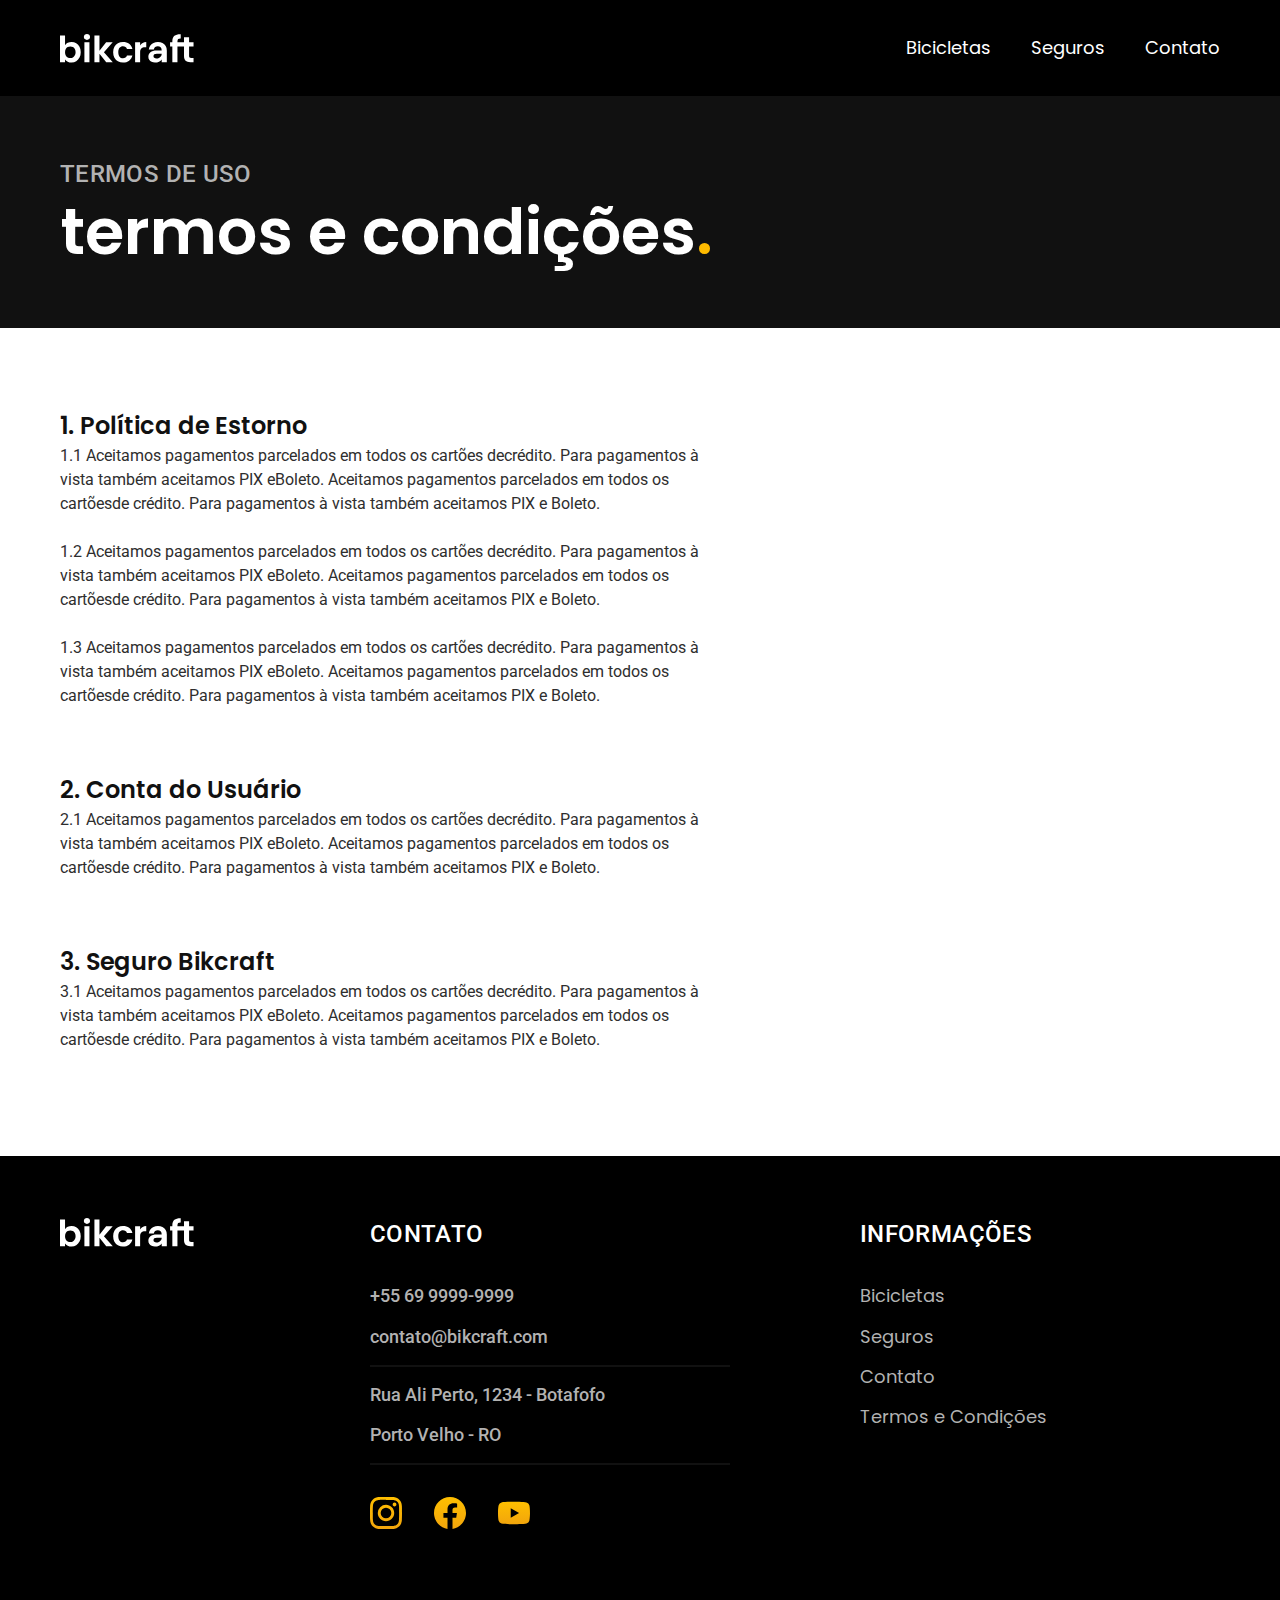
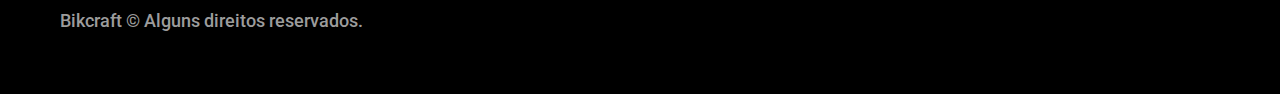
<file: termos.html>
<!DOCTYPE html>
<html lang="pt-br">
    <head>
        <meta charset="UTF-8" />
        <meta name="viewport" content="width=device-width, initial-scale=1.0" />
        <title>Termos e Condições | Bikcraft</title>
        <meta name="description" content="Termos e Condições." />
        <link rel="preload" href="./css/style.css" as="style" />
        <link rel="stylesheet" href="./css/style.css" />
        <link rel="preconnect" href="https://fonts.googleapis.com" />
        <link rel="preconnect" href="https://fonts.gstatic.com" crossorigin />
        <link
            href="https://fonts.googleapis.com/css2?family=Merriweather:ital,wght@1,900&family=Poppins:wght@400;600&family=Roboto:wght@400;500&display=swap"
            rel="stylesheet"
        />
    </head>
    <body id="termos">
        <header class="header-bg">
            <div class="header container">
                <a href="./"><img src="./img/bikcraft.svg" alt="bikcraft" /></a>
                <nav aria-label="primaria">
                    <ul class="header-menu font-1-m cor-0">
                        <li><a href="./bicicletas.html">Bicicletas</a></li>
                        <li><a href="./seguros.html">Seguros</a></li>
                        <li><a href="./contato.html">Contato</a></li>
                    </ul>
                </nav>
            </div>
        </header>

        <main>
            <div class="titulo-bg">
                <div class="titulo container">
                    <p class="font-2-l-b cor-5">Termos de Uso</p>
                    <h1 class="font-1-xxl cor-0">
                        termos e condições<span class="cor-p1">.</span>
                    </h1>
                </div>
            </div>

            <div class="termos font-2-s cor-10 container">
                <h2 class="font-1-l cor-11">1. Política de Estorno</h2>
                <p>
                    1.1 Aceitamos pagamentos parcelados em todos os cartões
                    decrédito. Para pagamentos à vista também aceitamos PIX
                    eBoleto. Aceitamos pagamentos parcelados em todos os
                    cartõesde crédito. Para pagamentos à vista também aceitamos
                    PIX e Boleto.
                </p>
                <p>
                    1.2 Aceitamos pagamentos parcelados em todos os cartões
                    decrédito. Para pagamentos à vista também aceitamos PIX
                    eBoleto. Aceitamos pagamentos parcelados em todos os
                    cartõesde crédito. Para pagamentos à vista também aceitamos
                    PIX e Boleto.
                </p>
                <p>
                    1.3 Aceitamos pagamentos parcelados em todos os cartões
                    decrédito. Para pagamentos à vista também aceitamos PIX
                    eBoleto. Aceitamos pagamentos parcelados em todos os
                    cartõesde crédito. Para pagamentos à vista também aceitamos
                    PIX e Boleto.
                </p>
                <h2 class="font-1-l cor-11">2. Conta do Usuário</h2>
                <p>
                    2.1 Aceitamos pagamentos parcelados em todos os cartões
                    decrédito. Para pagamentos à vista também aceitamos PIX
                    eBoleto. Aceitamos pagamentos parcelados em todos os
                    cartõesde crédito. Para pagamentos à vista também aceitamos
                    PIX e Boleto.
                </p>
                <h2 class="font-1-l cor-11">3. Seguro Bikcraft</h2>
                <p>
                    3.1 Aceitamos pagamentos parcelados em todos os cartões
                    decrédito. Para pagamentos à vista também aceitamos PIX
                    eBoleto. Aceitamos pagamentos parcelados em todos os
                    cartõesde crédito. Para pagamentos à vista também aceitamos
                    PIX e Boleto.
                </p>
            </div>
        </main>

        <footer class="footer-bg">
            <div class="footer container">
                <img src="./img/bikcraft.svg" alt="bikcraft" />
                <div class="footer-contato">
                    <h3 class="font-2-l-b cor-0">Contato</h3>
                    <ul class="font-2-m cor-5">
                        <li><a href="tel:+55699999999">+55 69 9999-9999</a></li>
                        <li>
                            <a href="mailto:contato@bikcraft.com"
                                >contato@bikcraft.com</a
                            >
                        </li>
                        <li>Rua Ali Perto, 1234 - Botafofo</li>
                        <li>Porto Velho - RO</li>
                    </ul>
                    <div class="footer-redes">
                        <a href="./">
                            <img
                                src="./img/redes/instagram-p.svg"
                                alt="instagram-p"
                            />
                        </a>
                        <a href="./">
                            <img
                                src="./img/redes/facebook-p.svg"
                                alt="facebook-p"
                            />
                        </a>
                        <a href="./">
                            <img
                                src="./img/redes/youtube-p.svg"
                                alt="youtube"
                            />
                        </a>
                    </div>
                </div>
                <div class="footer-informacoes">
                    <h3 class="font-2-l-b cor-0">Informações</h3>
                    <nav>
                        <ul class="font-1-m cor-5">
                            <li><a href="./bicicletas.html">Bicicletas</a></li>
                            <li><a href="./seguros.html">Seguros</a></li>
                            <li><a href="./contato.html">Contato</a></li>
                            <li>
                                <a href="./termos.html">Termos e Condições</a>
                            </li>
                        </ul>
                    </nav>
                </div>
                <p class="footer-copy font-2-m cor-6">
                    Bikcraft © Alguns direitos reservados.
                </p>
            </div>
        </footer>
        <!--Desenvolvido por DevCompany-->
    </body>
</html>
</file>
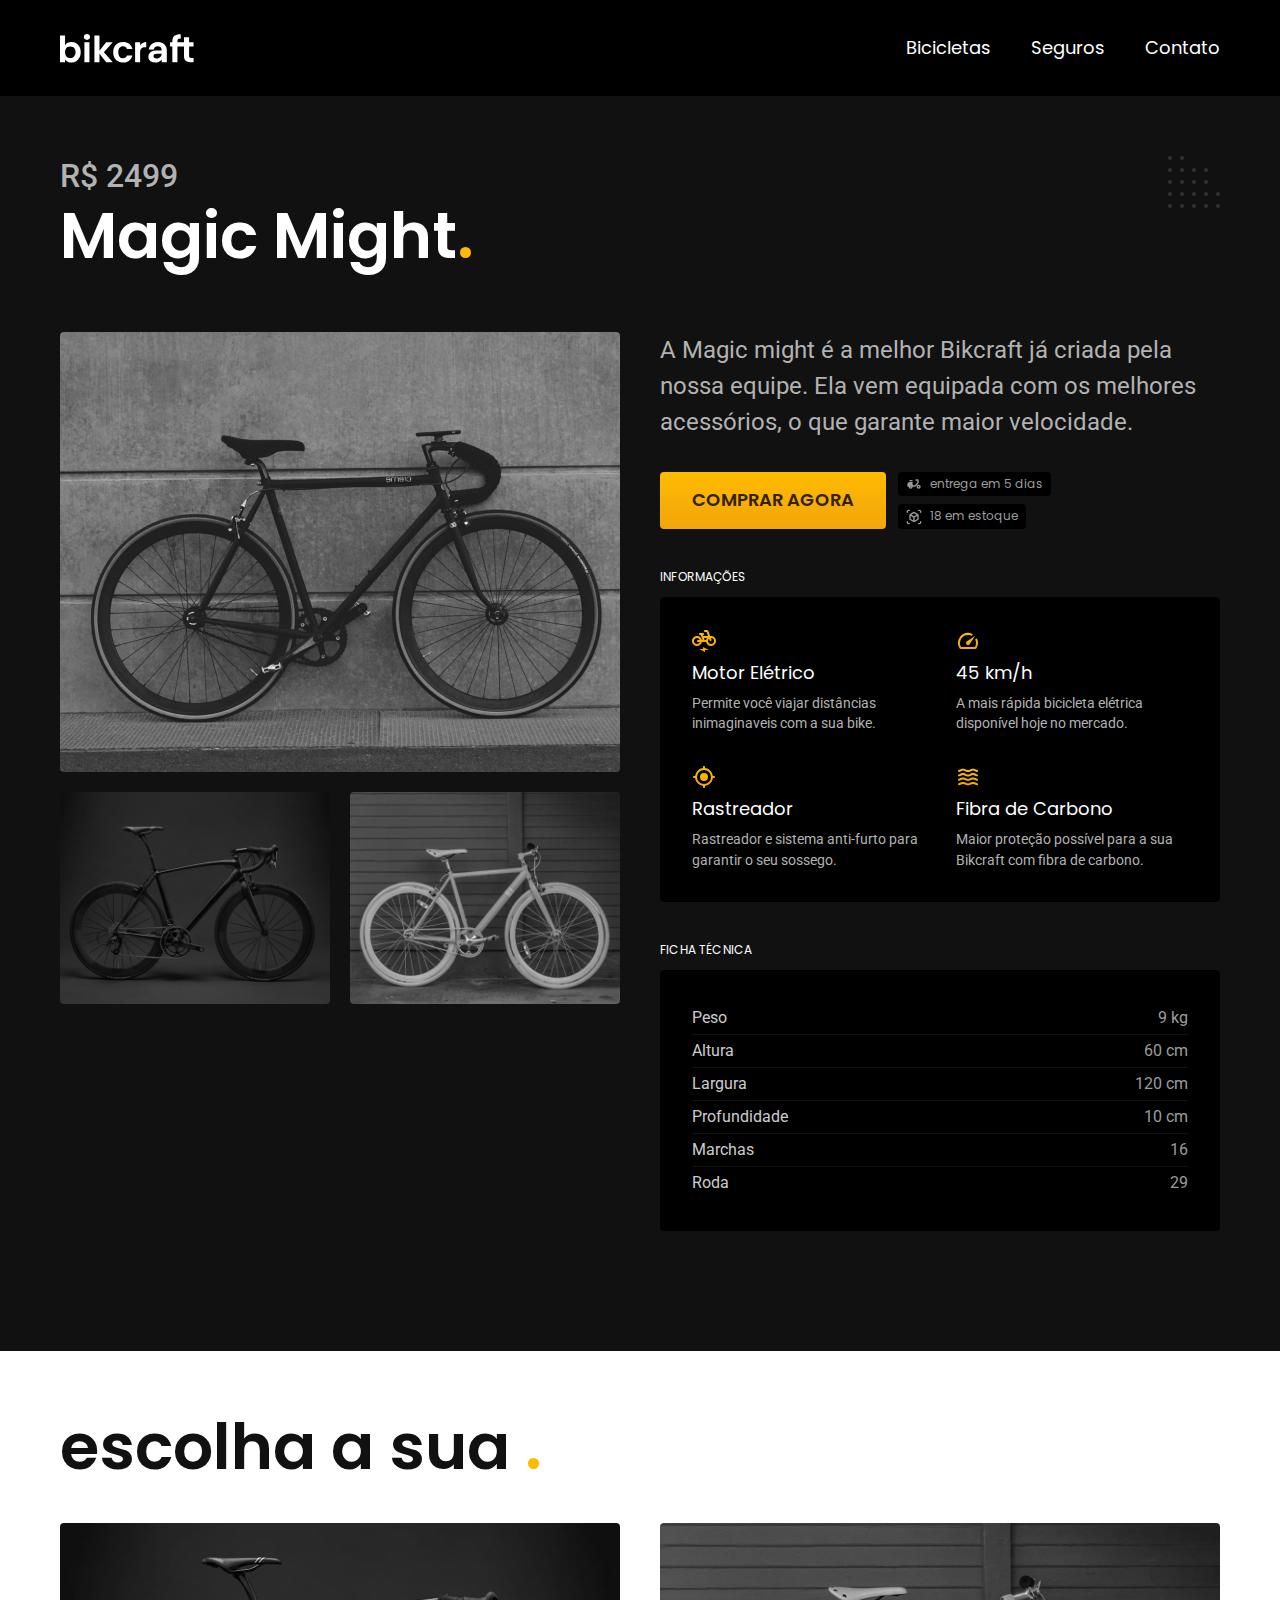
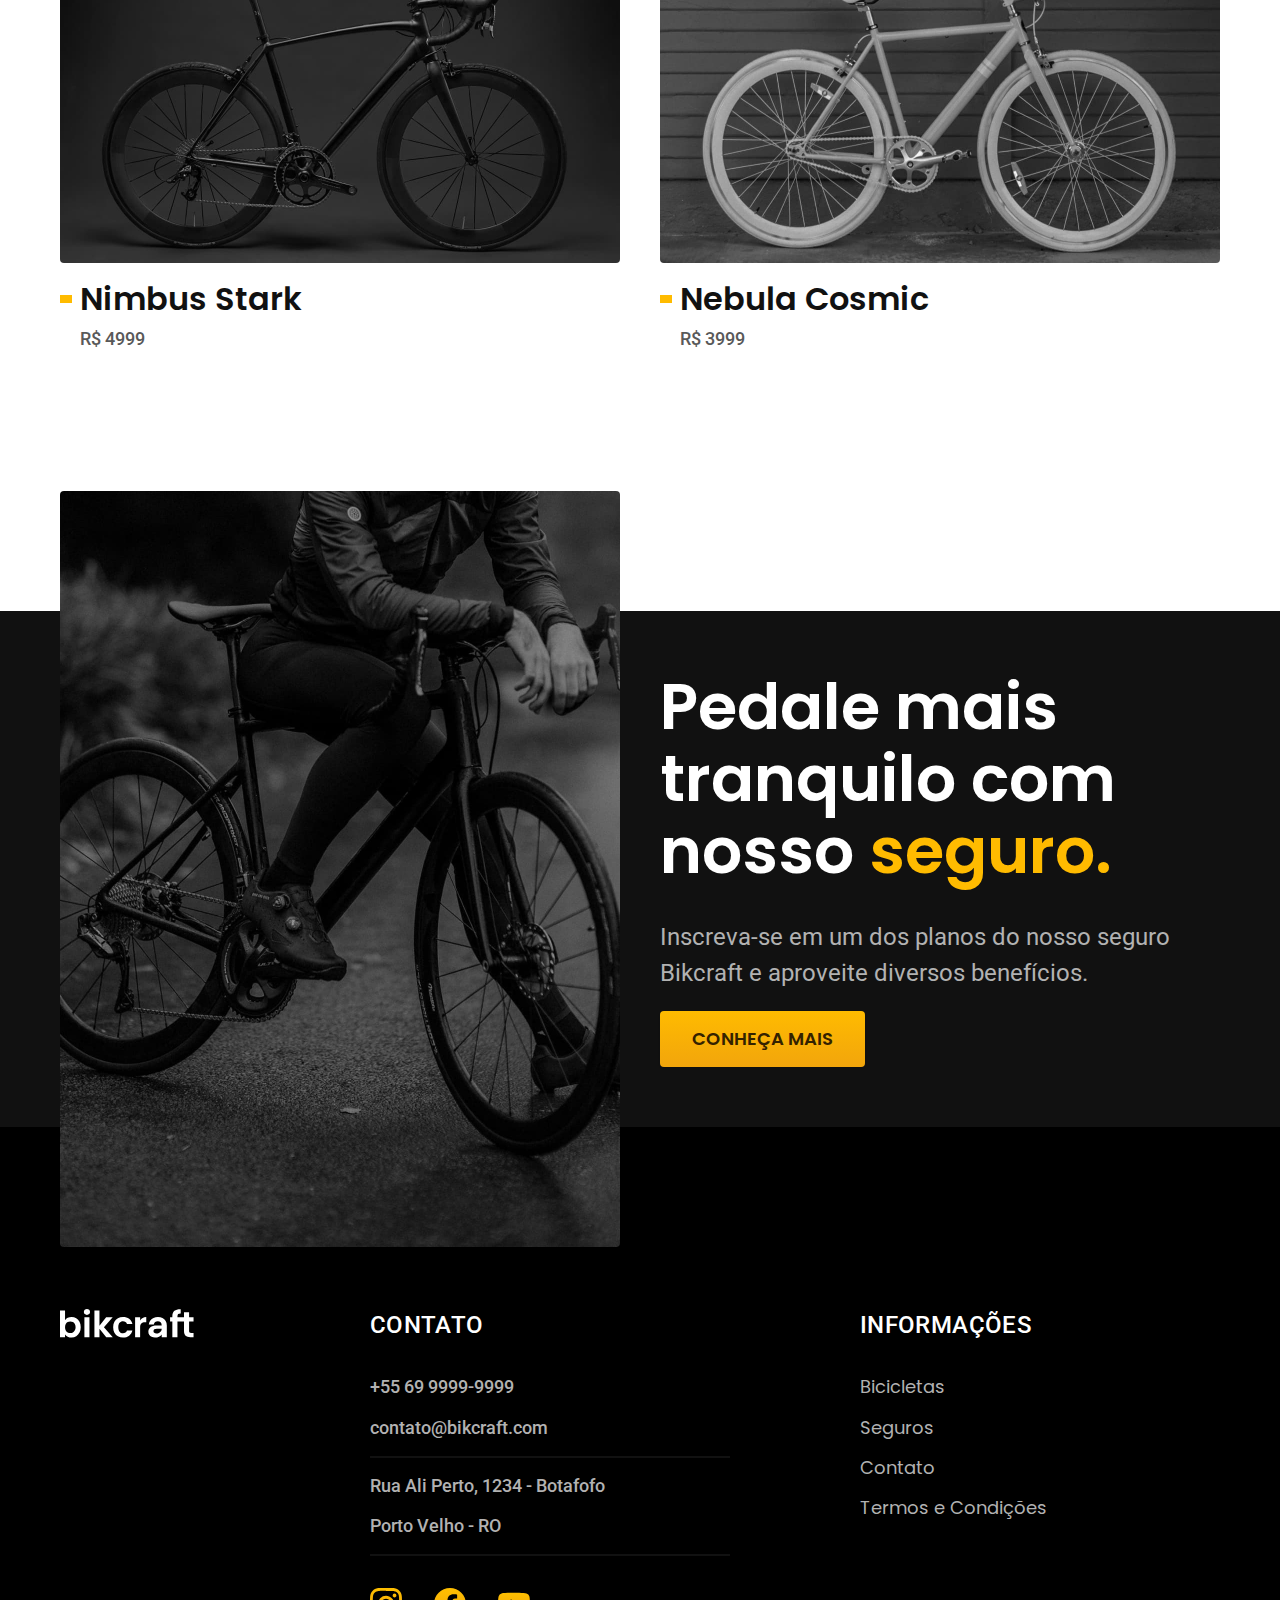
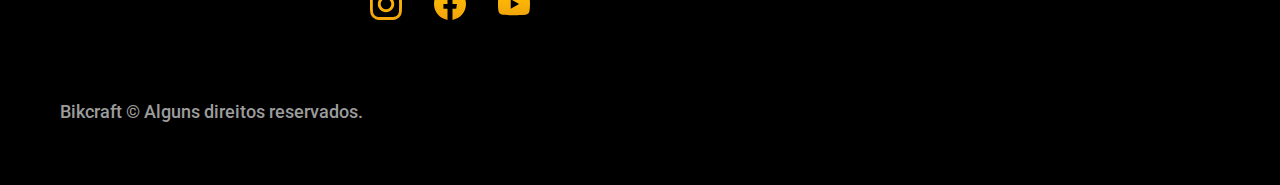
<file: bicicletas/magic.html>
<!DOCTYPE html>
<html lang="pt-br">
    <head>
        <meta charset="UTF-8" />
        <meta name="viewport" content="width=device-width, initial-scale=1.0" />
        <title>Magic | Bikcraft</title>
        <meta name="description" content="Magic." />
        <link rel="icon" href="../favicon.svg" type="image/svg+xml" />
        <link rel="preload" href="../css/style.min.css" as="style" />
        <link rel="stylesheet" href="../css/style.min.css" />
        <link rel="preconnect" href="https://fonts.googleapis.com" />
        <link rel="preconnect" href="https://fonts.gstatic.com" crossorigin />
        <link
            href="https://fonts.googleapis.com/css2?family=Merriweather:ital,wght@1,900&family=Poppins:wght@400;600&family=Roboto:wght@400;500&display=swap"
            rel="stylesheet"
        />
        <script>
            document.documentElement.classList.add("js");
        </script>
    </head>
    <body id="bicicleta">
        <header class="header-bg">
            <div class="header container">
                <a href="../">
                    <img src="../img/bikcraft.svg" alt="Bikcraft" />
                </a>

                <nav aria-label="primaria">
                    <ul class="header-menu font-1-m cor-0">
                        <li><a href="../bicicletas.html">Bicicletas</a></li>
                        <li><a href="../seguros.html">Seguros</a></li>
                        <li><a href="../contato.html">Contato</a></li>
                    </ul>
                </nav>
            </div>
        </header>

        <main class="titulo-bg">
            <div>
                <div class="titulo container">
                    <p class="font-2-xl cor-5">R$ 2499</p>
                    <h1 class="font-1-xxl cor-0">
                        Magic Might<span class="cor-p1">.</span>
                    </h1>
                </div>
            </div>
            <div class="bicicleta container">
                <div class="bicicleta-imagens">
                    <img src="../img/bicicleta/nimbus2.jpg" alt="" />
                    <img src="../img/bicicleta/nimbus1.jpg" alt="" />
                    <img src="../img/bicicleta/nimbus3.jpg" alt="" />
                </div>
                <div class="bicicleta-conteudo">
                    <p class="font-2-l cor-5">
                        A Magic might é a melhor Bikcraft já criada pela nossa
                        equipe. Ela vem equipada com os melhores acessórios, o
                        que garante maior velocidade.
                    </p>
                    <div class="bicicleta-comprar">
                        <a
                            class="botao"
                            href="../orcamento.html?tipo=bikcraft&produto=magic"
                            >Comprar Agora</a
                        >
                        <span class="font-1-xs cor-6"
                            ><img src="../img/icones/entrega.svg" alt="" />
                            entrega em 5 dias</span
                        >
                        <span class="font-1-xs cor-6"
                            ><img src="../img/icones/estoque.svg" alt="" /> 18
                            em estoque</span
                        >
                    </div>

                    <h2 class="font-1-xs cor-0">Informações</h2>
                    <ul class="bicicleta-informacoes">
                        <li>
                            <img src="../img/icones/eletrica.svg" alt="" />
                            <h3 class="font-1-m cor-0">Motor Elétrico</h3>
                            <p class="font-2-xs cor-5">
                                Permite você viajar distâncias inimaginaveis com
                                a sua bike.
                            </p>
                        </li>
                        <li>
                            <img src="../img/icones/velocidade.svg" alt="" />
                            <h3 class="font-1-m cor-0">45 km/h</h3>
                            <p class="font-2-xs cor-5">
                                A mais rápida bicicleta elétrica disponível hoje
                                no mercado.
                            </p>
                        </li>
                        <li>
                            <img src="../img/icones/rastreador.svg" alt="" />
                            <h3 class="font-1-m cor-0">Rastreador</h3>
                            <p class="font-2-xs cor-5">
                                Rastreador e sistema anti-furto para garantir o
                                seu sossego.
                            </p>
                        </li>
                        <li>
                            <img src="../img/icones/carbono.svg" alt="" />
                            <h3 class="font-1-m cor-0">Fibra de Carbono</h3>
                            <p class="font-2-xs cor-5">
                                Maior proteção possível para a sua Bikcraft com
                                fibra de carbono.
                            </p>
                        </li>
                    </ul>
                    <h2 class="font-1-xs cor-0">Ficha Técnica</h2>
                    <ul class="bicicleta-ficha font-2-s cor-4">
                        <li>Peso <span>9 kg</span></li>
                        <li>Altura <span>60 cm</span></li>
                        <li>Largura <span>120 cm</span></li>
                        <li>Profundidade <span>10 cm</span></li>
                        <li>Marchas <span>16</span></li>
                        <li>Roda <span>29</span></li>
                    </ul>
                </div>
            </div>
        </main>

        <article class="bicicletas-lista container">
            <h2 class="font-1-xxl">
                escolha a sua <span class="cor-p1">.</span>
            </h2>
            <ul>
                <li>
                    <a href="./nimbus.html">
                        <img
                            src="../img/bicicletas/nimbus.jpg"
                            alt="bicicleta preta"
                        />
                        <h3 class="font-1-xl">Nimbus Stark</h3>
                        <span class="font-2-m cor-8">R$ 4999</span>
                    </a>
                </li>
                <li>
                    <a href="./nebula.html">
                        <img
                            src="../img/bicicletas/nebula.jpg"
                            alt="bicicleta preta"
                        />
                        <h3 class="font-1-xl">Nebula Cosmic</h3>
                        <span class="font-2-m cor-8">R$ 3999</span>
                    </a>
                </li>
            </ul>
        </article>

        <article class="seguro-bg">
            <div class="seguro container">
                <div class="seguro-imagem">
                    <img
                        src="../img/fotos/seguros.jpg"
                        alt="pessoa parada em cima de uma bicicleta."
                    />
                </div>
                <div class="seguro-conteudo">
                    <h2 class="font-1-xxl cor-0">
                        Pedale mais tranquilo com nosso
                        <span class="cor-p1">seguro.</span>
                    </h2>
                    <p class="font-2-l cor-5">
                        Inscreva-se em um dos planos do nosso seguro Bikcraft e
                        aproveite diversos benefícios.
                    </p>
                    <a class="botao" href="../seguros.html">Conheça Mais</a>
                </div>
            </div>
        </article>

        <footer class="footer-bg">
            <div class="footer container">
                <img src="../img/bikcraft.svg" alt="bikcraft" />
                <div class="footer-contato">
                    <h3 class="font-2-l-b cor-0">Contato</h3>
                    <ul class="font-2-m cor-5">
                        <li><a href="tel:+55699999999">+55 69 9999-9999</a></li>
                        <li>
                            <a href="mailto:contato@bikcraft.com"
                                >contato@bikcraft.com</a
                            >
                        </li>
                        <li>Rua Ali Perto, 1234 - Botafofo</li>
                        <li>Porto Velho - RO</li>
                    </ul>
                    <div class="footer-redes">
                        <a href="../">
                            <img
                                src="../img/redes/instagram-p.svg"
                                alt="instagram-p"
                            />
                        </a>
                        <a href="../">
                            <img
                                src="../img/redes/facebook-p.svg"
                                alt="facebook-p"
                            />
                        </a>
                        <a href="../">
                            <img
                                src="../img/redes/youtube-p.svg"
                                alt="youtube"
                            />
                        </a>
                    </div>
                </div>
                <div class="footer-informacoes">
                    <h3 class="font-2-l-b cor-0">Informações</h3>
                    <nav>
                        <ul class="font-1-m cor-5">
                            <li><a href="../bicicletas.html">Bicicletas</a></li>
                            <li><a href="../seguros.html">Seguros</a></li>
                            <li><a href="../contato.html">Contato</a></li>
                            <li>
                                <a href="../termos.html">Termos e Condições</a>
                            </li>
                        </ul>
                    </nav>
                </div>
                <p class="footer-copy font-2-m cor-6">
                    Bikcraft © Alguns direitos reservados.
                </p>
            </div>
        </footer>
        <script src="../js/script.js"></script>
        <!--Desenvolvido por DevCompany-->
    </body>
</html>
</file>
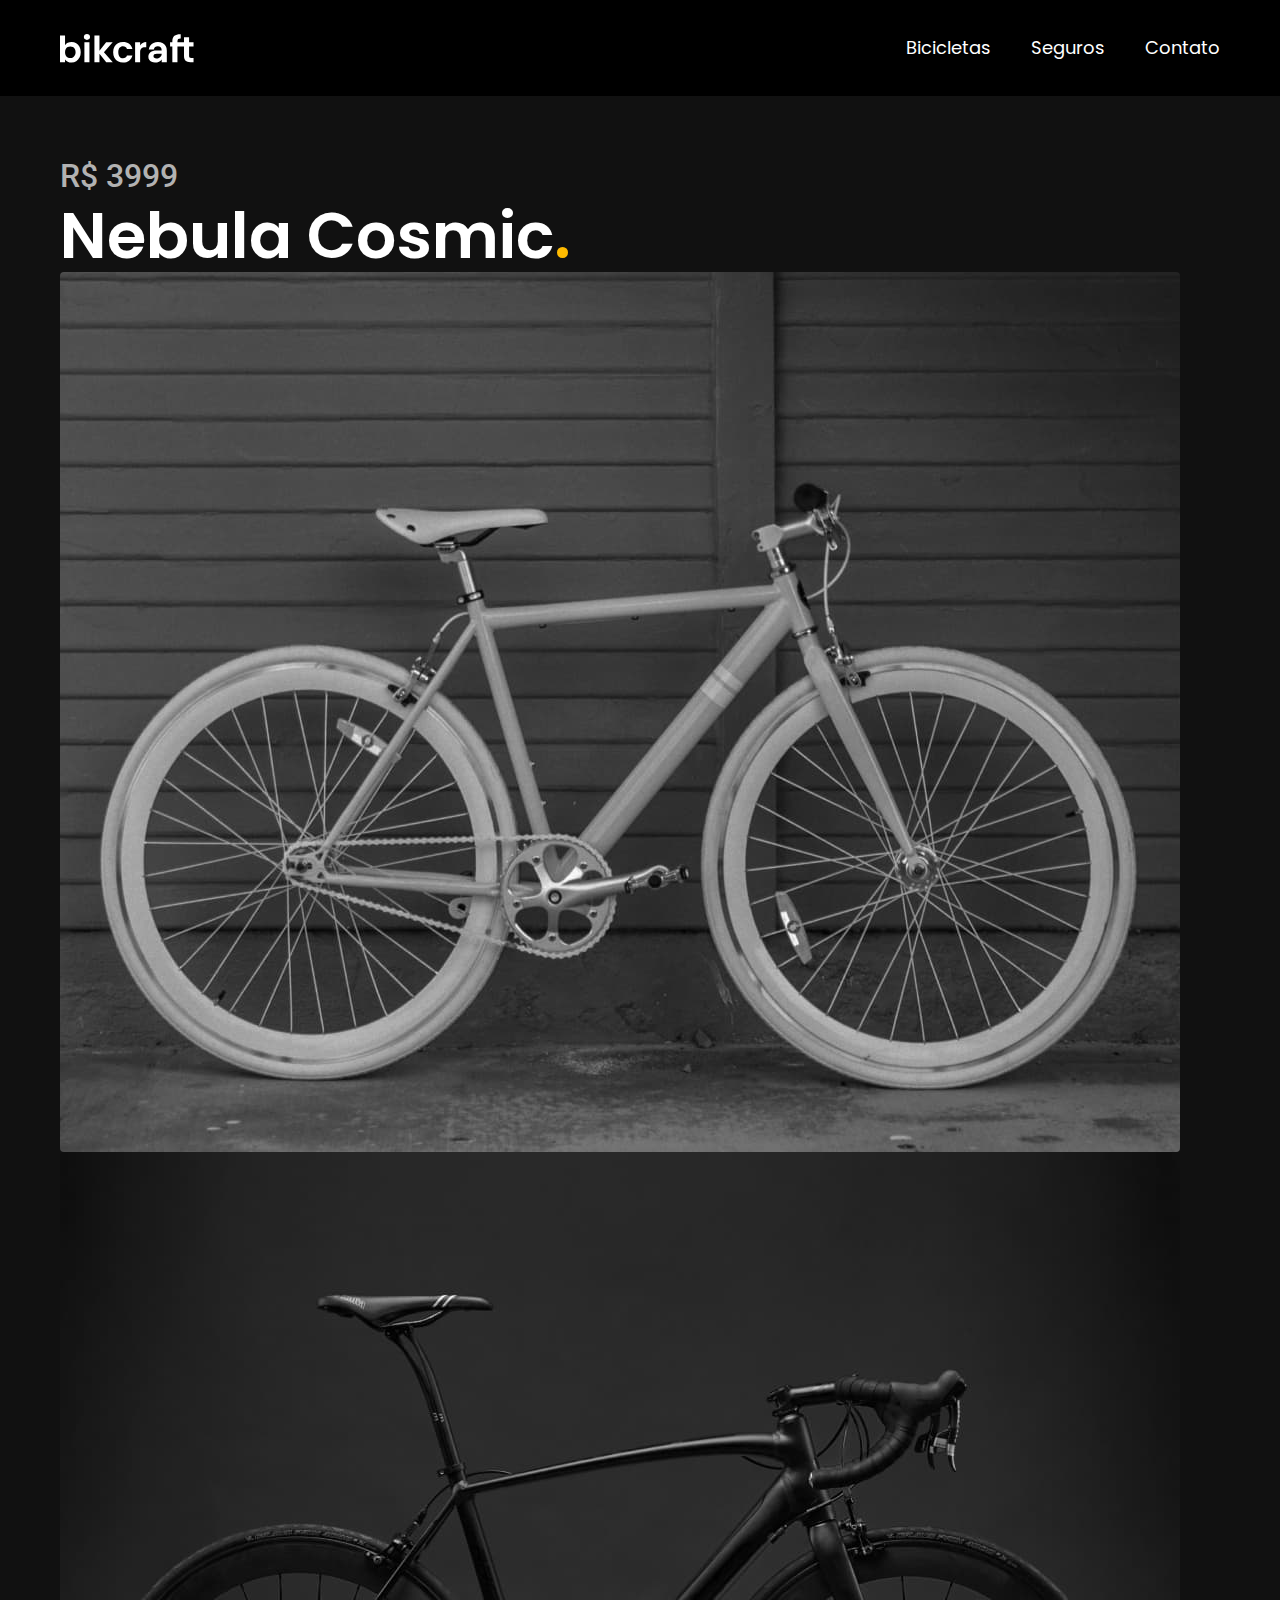
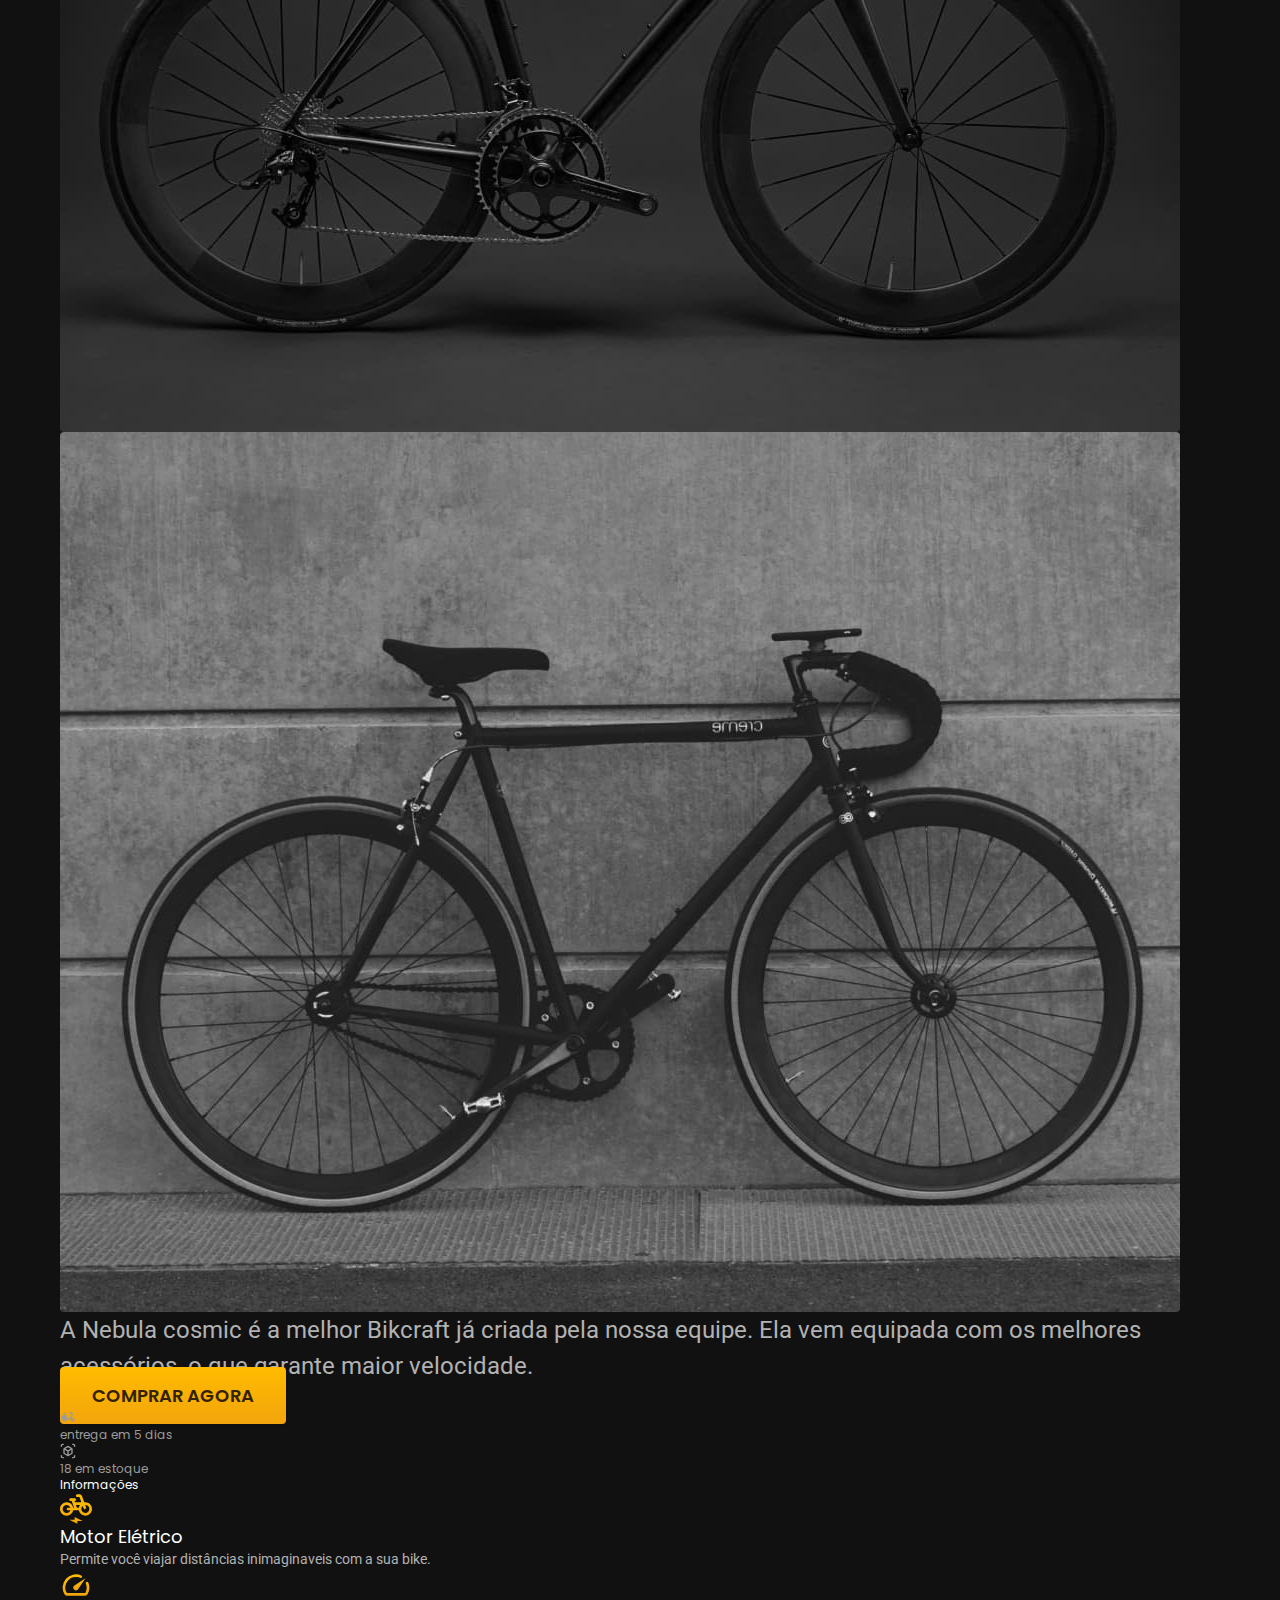
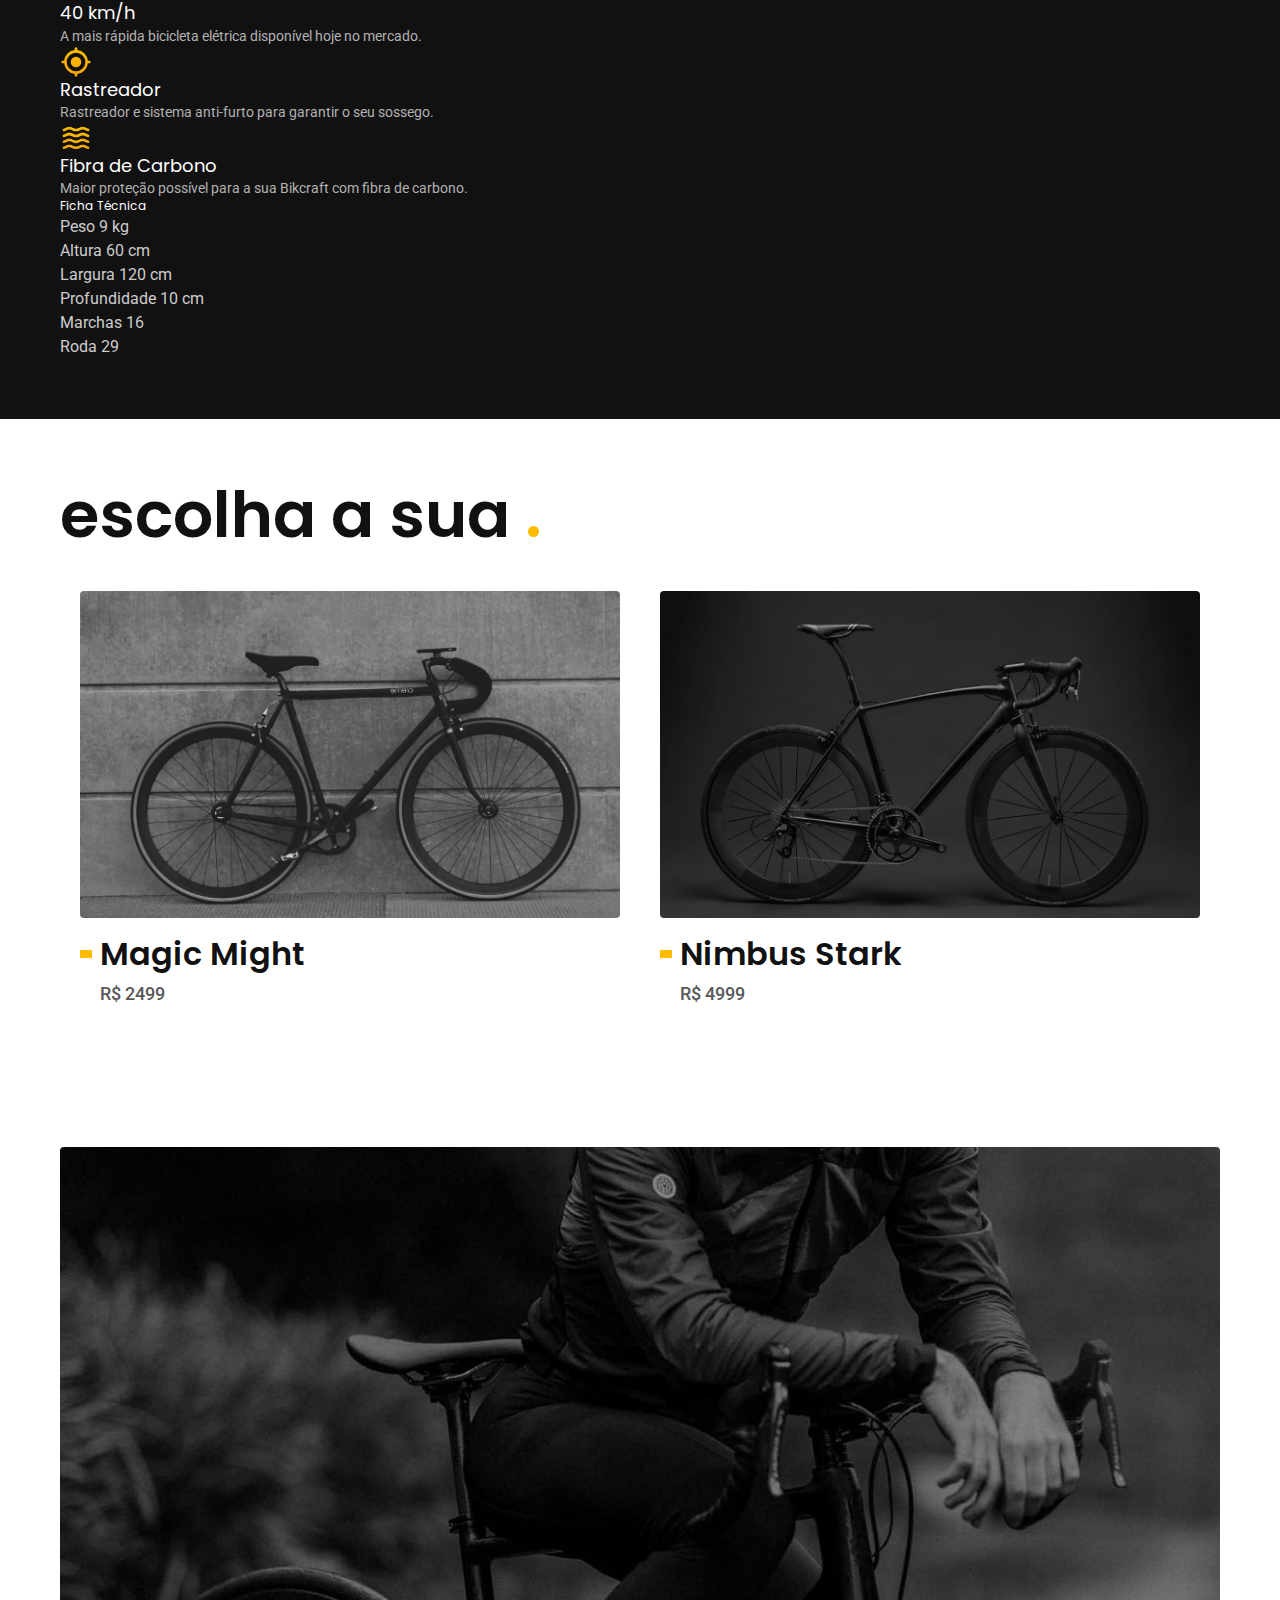
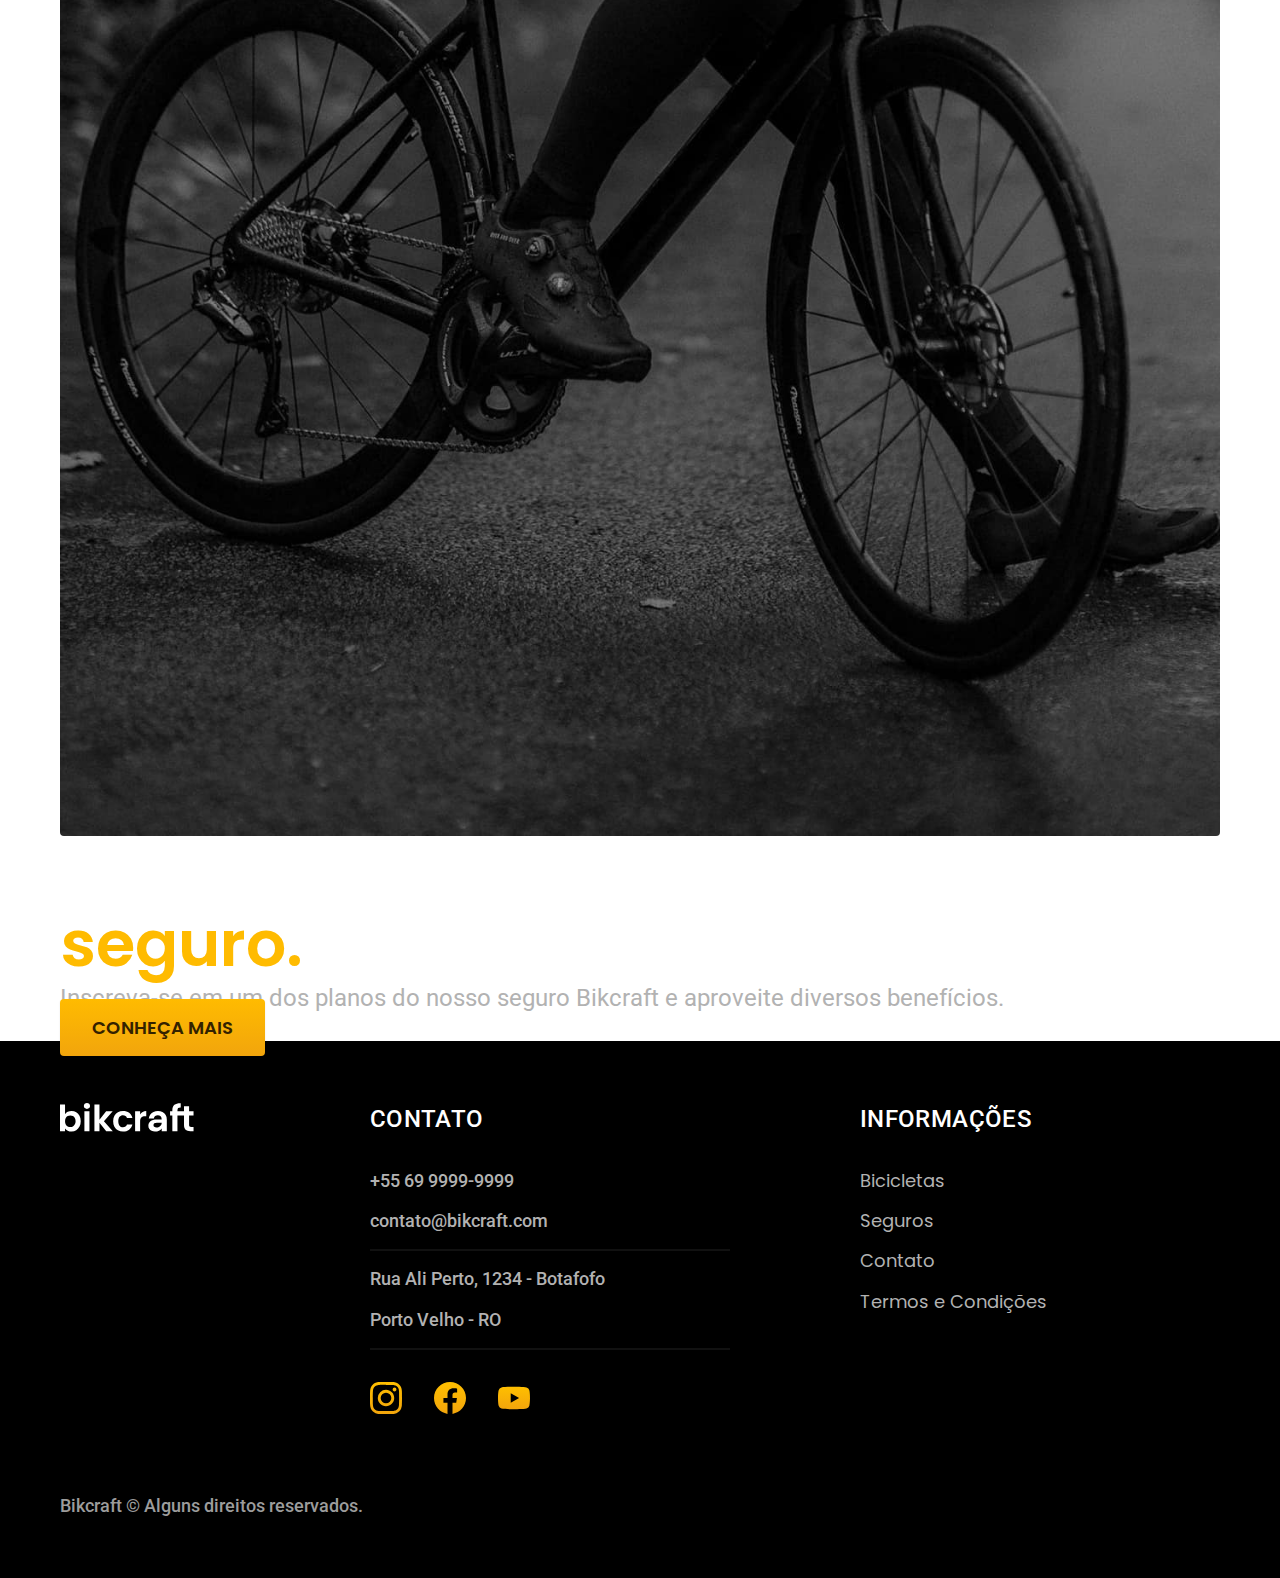
<file: bicicletas/nebula.html>
<!DOCTYPE html>
<html lang="pt-br">
    <head>
        <meta charset="UTF-8" />
        <meta name="viewport" content="width=device-width, initial-scale=1.0" />
        <title>Nebula | Bikcraft</title>
        <meta name="description" content="Nimbus." />
        <link rel="stylesheet" href="../css/style.css" />
        <link rel="preconnect" href="https://fonts.googleapis.com" />
        <link rel="preconnect" href="https://fonts.gstatic.com" crossorigin />
        <link
            href="https://fonts.googleapis.com/css2?family=Merriweather:ital,wght@1,900&family=Poppins:wght@400;600&family=Roboto:wght@400;500&display=swap"
            rel="stylesheet"
        />
    </head>
    <body id="bicicleta">
        <header class="header-bg">
            <div class="header container">
                <a href="../">
                    <img src="../img/bikcraft.svg" alt="Bikcraft" />
                </a>

                <nav aria-label="primaria">
                    <ul class="header-menu font-1-m cor-0">
                        <li><a href="../bicicletas.html">Bicicletas</a></li>
                        <li><a href="../seguros.html">Seguros</a></li>
                        <li><a href="../contato.html">Contato</a></li>
                    </ul>
                </nav>
            </div>
        </header>

        <main class="titulo-bg">
            <div>
                <div class="titulo container">
                    <p class="font-2-xl cor-5">R$ 3999</p>
                    <h1 class="font-1-xxl cor-0">
                        Nebula Cosmic<span class="cor-p1">.</span>
                    </h1>
                </div>
            </div>
            <div class="bicicleta container">
                <div class="bicicleta-imagens">
                    <img src="../img/bicicleta/nimbus3.jpg" alt="" />
                    <img src="../img/bicicleta/nimbus1.jpg" alt="" />
                    <img src="../img/bicicleta/nimbus2.jpg" alt="" />
                </div>
                <div class="bicicleta-conteudo">
                    <p class="font-2-l cor-5">
                        A Nebula cosmic é a melhor Bikcraft já criada pela nossa
                        equipe. Ela vem equipada com os melhores acessórios, o
                        que garante maior velocidade.
                    </p>
                    <div class="bicicleta-comprar">
                        <a class="botao" href="../orcamento.html"
                            >Comprar Agora</a
                        >
                        <span class="font-1-xs cor-6"
                            ><img src="../img/icones/entrega.svg" alt="" />
                            entrega em 5 dias</span
                        >
                        <span class="font-1-xs cor-6"
                            ><img src="../img/icones/estoque.svg" alt="" /> 18
                            em estoque</span
                        >
                    </div>

                    <h2 class="font-1-xs cor-0">Informações</h2>
                    <ul class="bicicleta-informacoes">
                        <li>
                            <img src="../img/icones/eletrica.svg" alt="" />
                            <h3 class="font-1-m cor-0">Motor Elétrico</h3>
                            <p class="font-2-xs cor-5">
                                Permite você viajar distâncias inimaginaveis com
                                a sua bike.
                            </p>
                        </li>
                        <li>
                            <img src="../img/icones/velocidade.svg" alt="" />
                            <h3 class="font-1-m cor-0">40 km/h</h3>
                            <p class="font-2-xs cor-5">
                                A mais rápida bicicleta elétrica disponível hoje
                                no mercado.
                            </p>
                        </li>
                        <li>
                            <img src="../img/icones/rastreador.svg" alt="" />
                            <h3 class="font-1-m cor-0">Rastreador</h3>
                            <p class="font-2-xs cor-5">
                                Rastreador e sistema anti-furto para garantir o
                                seu sossego.
                            </p>
                        </li>
                        <li>
                            <img src="../img/icones/carbono.svg" alt="" />
                            <h3 class="font-1-m cor-0">Fibra de Carbono</h3>
                            <p class="font-2-xs cor-5">
                                Maior proteção possível para a sua Bikcraft com
                                fibra de carbono.
                            </p>
                        </li>
                    </ul>
                    <h2 class="font-1-xs cor-0">Ficha Técnica</h2>
                    <ul class="bicicleta-ficha font-2-s cor-4">
                        <li>Peso <span>9 kg</span></li>
                        <li>Altura <span>60 cm</span></li>
                        <li>Largura <span>120 cm</span></li>
                        <li>Profundidade <span>10 cm</span></li>
                        <li>Marchas <span>16</span></li>
                        <li>Roda <span>29</span></li>
                    </ul>
                </div>
            </div>
        </main>

        <article class="bicicletas-lista container">
            <h2 class="font-1-xxl">
                escolha a sua <span class="cor-p1">.</span>
            </h2>
            <ul>
                <li>
                    <a href="./magic.html">
                        <img
                            src="../img/bicicletas/magic.jpg"
                            alt="bicicleta preta"
                        />
                        <h3 class="font-1-xl">Magic Might</h3>
                        <span class="font-2-m cor-8">R$ 2499</span>
                    </a>
                </li>
                <li>
                    <a href="./nimbus.html">
                        <img
                            src="../img/bicicletas/nimbus.jpg"
                            alt="bicicleta preta"
                        />
                        <h3 class="font-1-xl">Nimbus Stark</h3>
                        <span class="font-2-m cor-8">R$ 4999</span>
                    </a>
                </li>
            </ul>
        </article>

        <article class="seguro-bg">
            <div class="seguro container">
                <div class="seguro-imagem">
                    <img
                        src="../img/fotos/seguros.jpg"
                        alt="pessoa parada em cima de uma bicicleta."
                    />
                </div>
                <div class="seguro-conteudo">
                    <h2 class="font-1-xxl cor-0">
                        Pedale mais tranquilo com nosso
                        <span class="cor-p1">seguro.</span>
                    </h2>
                    <p class="font-2-l cor-5">
                        Inscreva-se em um dos planos do nosso seguro Bikcraft e
                        aproveite diversos benefícios.
                    </p>
                    <a class="botao" href="../seguros.html">Conheça Mais</a>
                </div>
            </div>
        </article>

        <footer class="footer-bg">
            <div class="footer container">
                <img src="../img/bikcraft.svg" alt="bikcraft" />
                <div class="footer-contato">
                    <h3 class="font-2-l-b cor-0">Contato</h3>
                    <ul class="font-2-m cor-5">
                        <li><a href="tel:+55699999999">+55 69 9999-9999</a></li>
                        <li>
                            <a href="mailto:contato@bikcraft.com"
                                >contato@bikcraft.com</a
                            >
                        </li>
                        <li>Rua Ali Perto, 1234 - Botafofo</li>
                        <li>Porto Velho - RO</li>
                    </ul>
                    <div class="footer-redes">
                        <a href="../">
                            <img
                                src="../img/redes/instagram-p.svg"
                                alt="instagram-p"
                            />
                        </a>
                        <a href="../">
                            <img
                                src="../img/redes/facebook-p.svg"
                                alt="facebook-p"
                            />
                        </a>
                        <a href="../">
                            <img
                                src="../img/redes/youtube-p.svg"
                                alt="youtube"
                            />
                        </a>
                    </div>
                </div>
                <div class="footer-informacoes">
                    <h3 class="font-2-l-b cor-0">Informações</h3>
                    <nav>
                        <ul class="font-1-m cor-5">
                            <li><a href="../bicicletas.html">Bicicletas</a></li>
                            <li><a href="../seguros.html">Seguros</a></li>
                            <li><a href="../contato.html">Contato</a></li>
                            <li>
                                <a href="../termos.html">Termos e Condições</a>
                            </li>
                        </ul>
                    </nav>
                </div>
                <p class="footer-copy font-2-m cor-6">
                    Bikcraft © Alguns direitos reservados.
                </p>
            </div>
        </footer>
        <script src="../js/script.js"></script>
        <!--Desenvolvido por DevCompany-->
    </body>
</html>
</file>
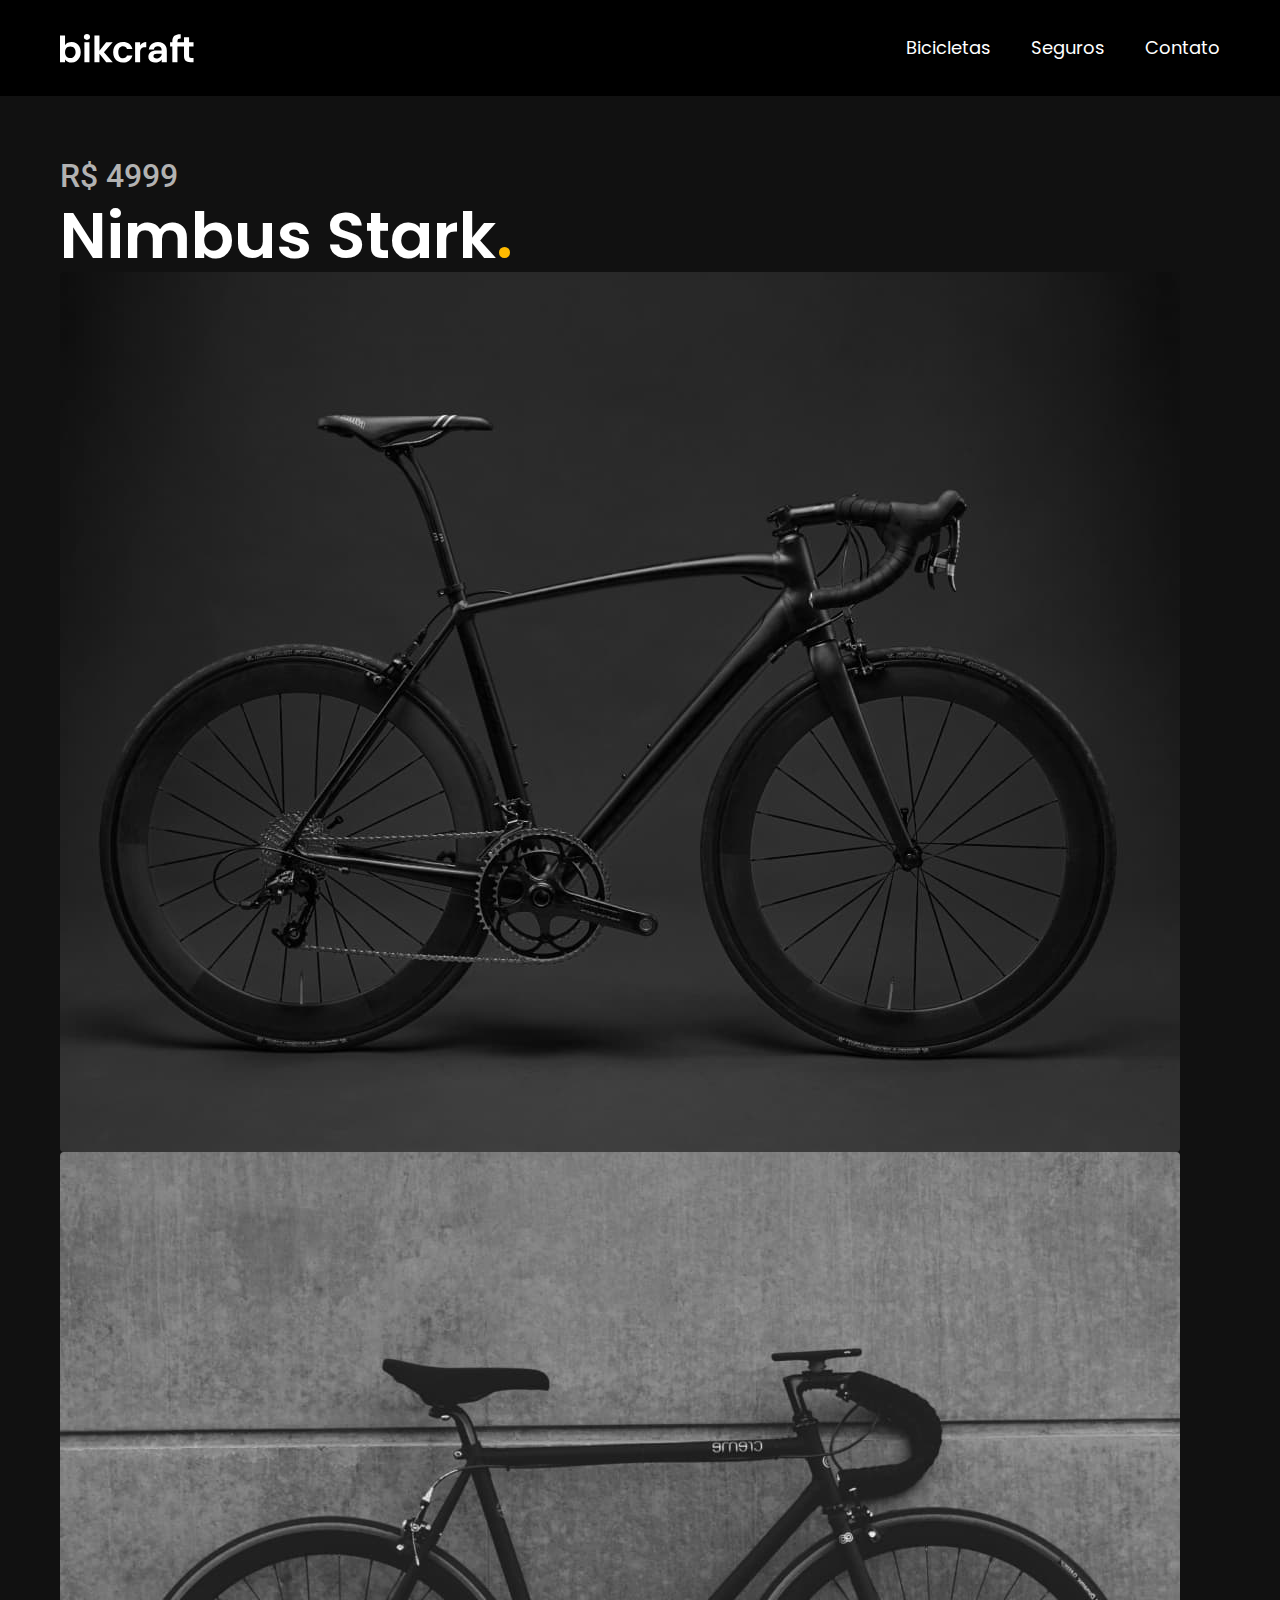
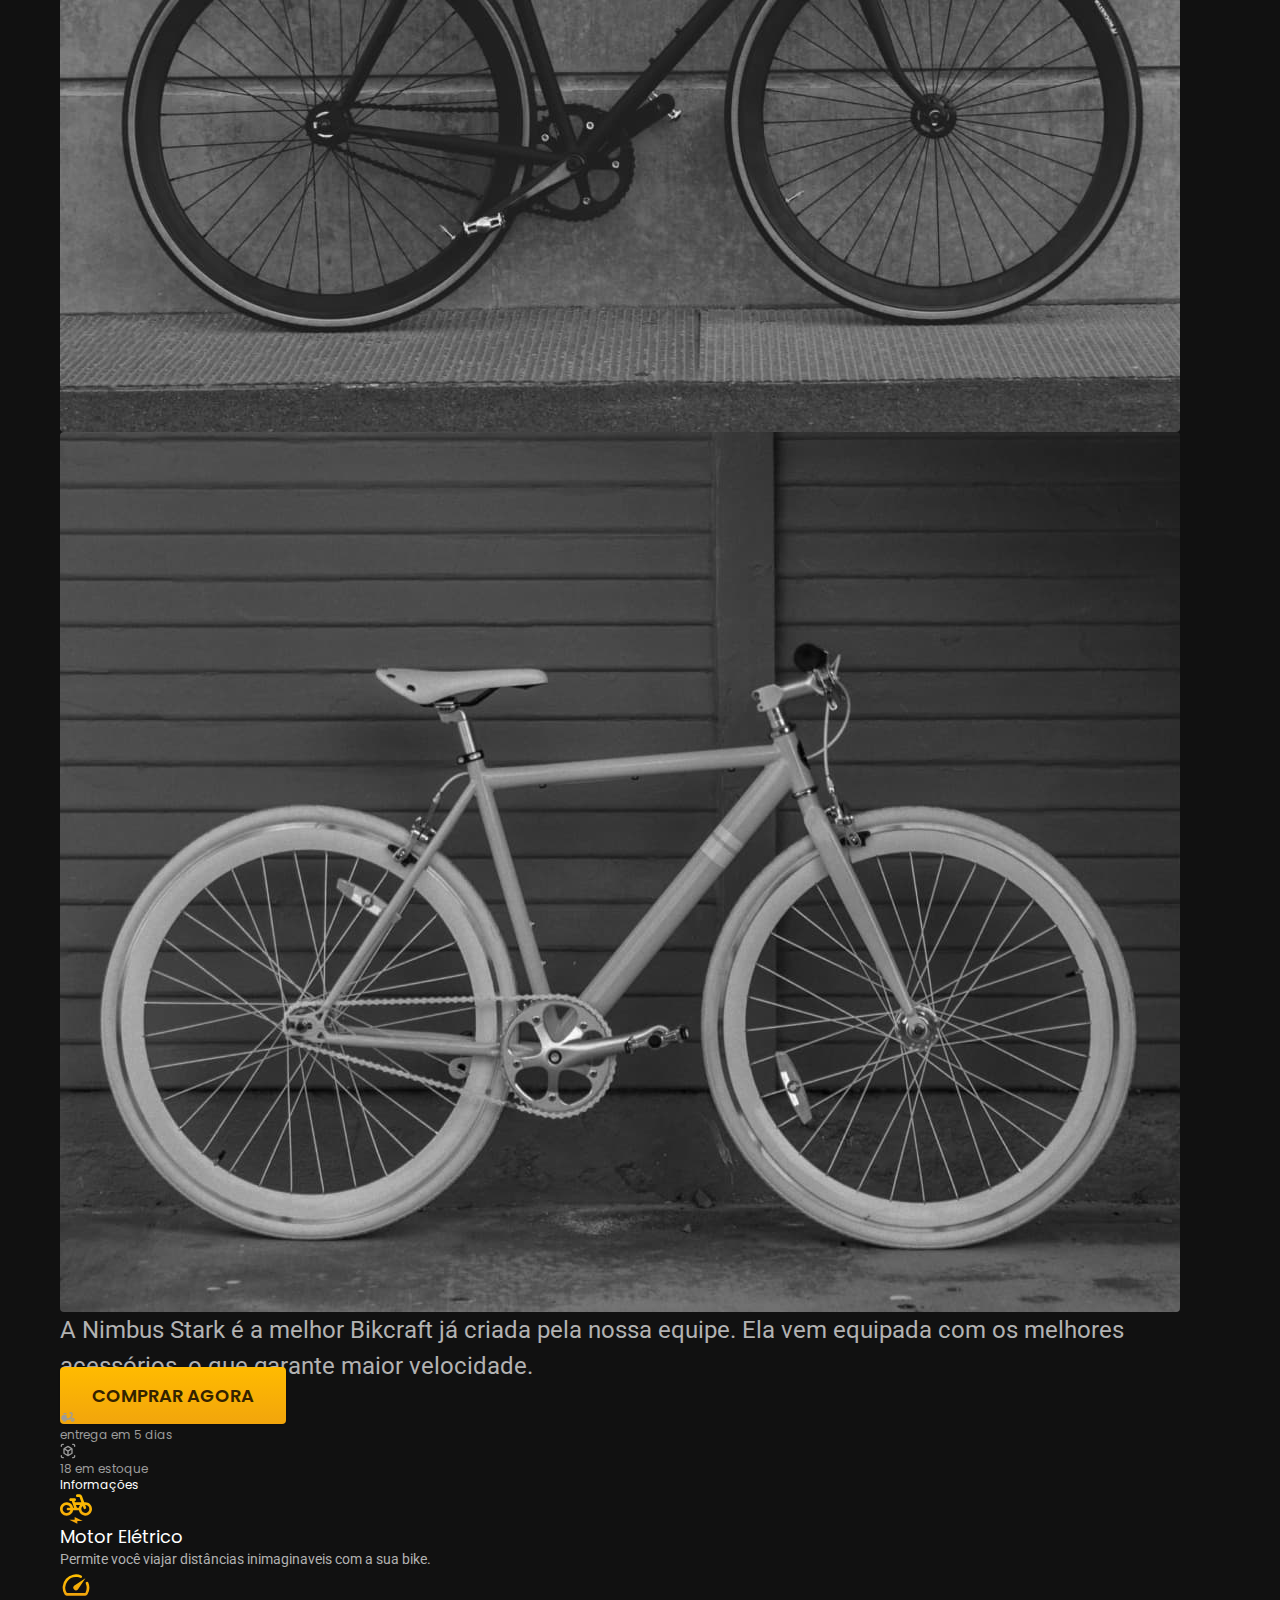
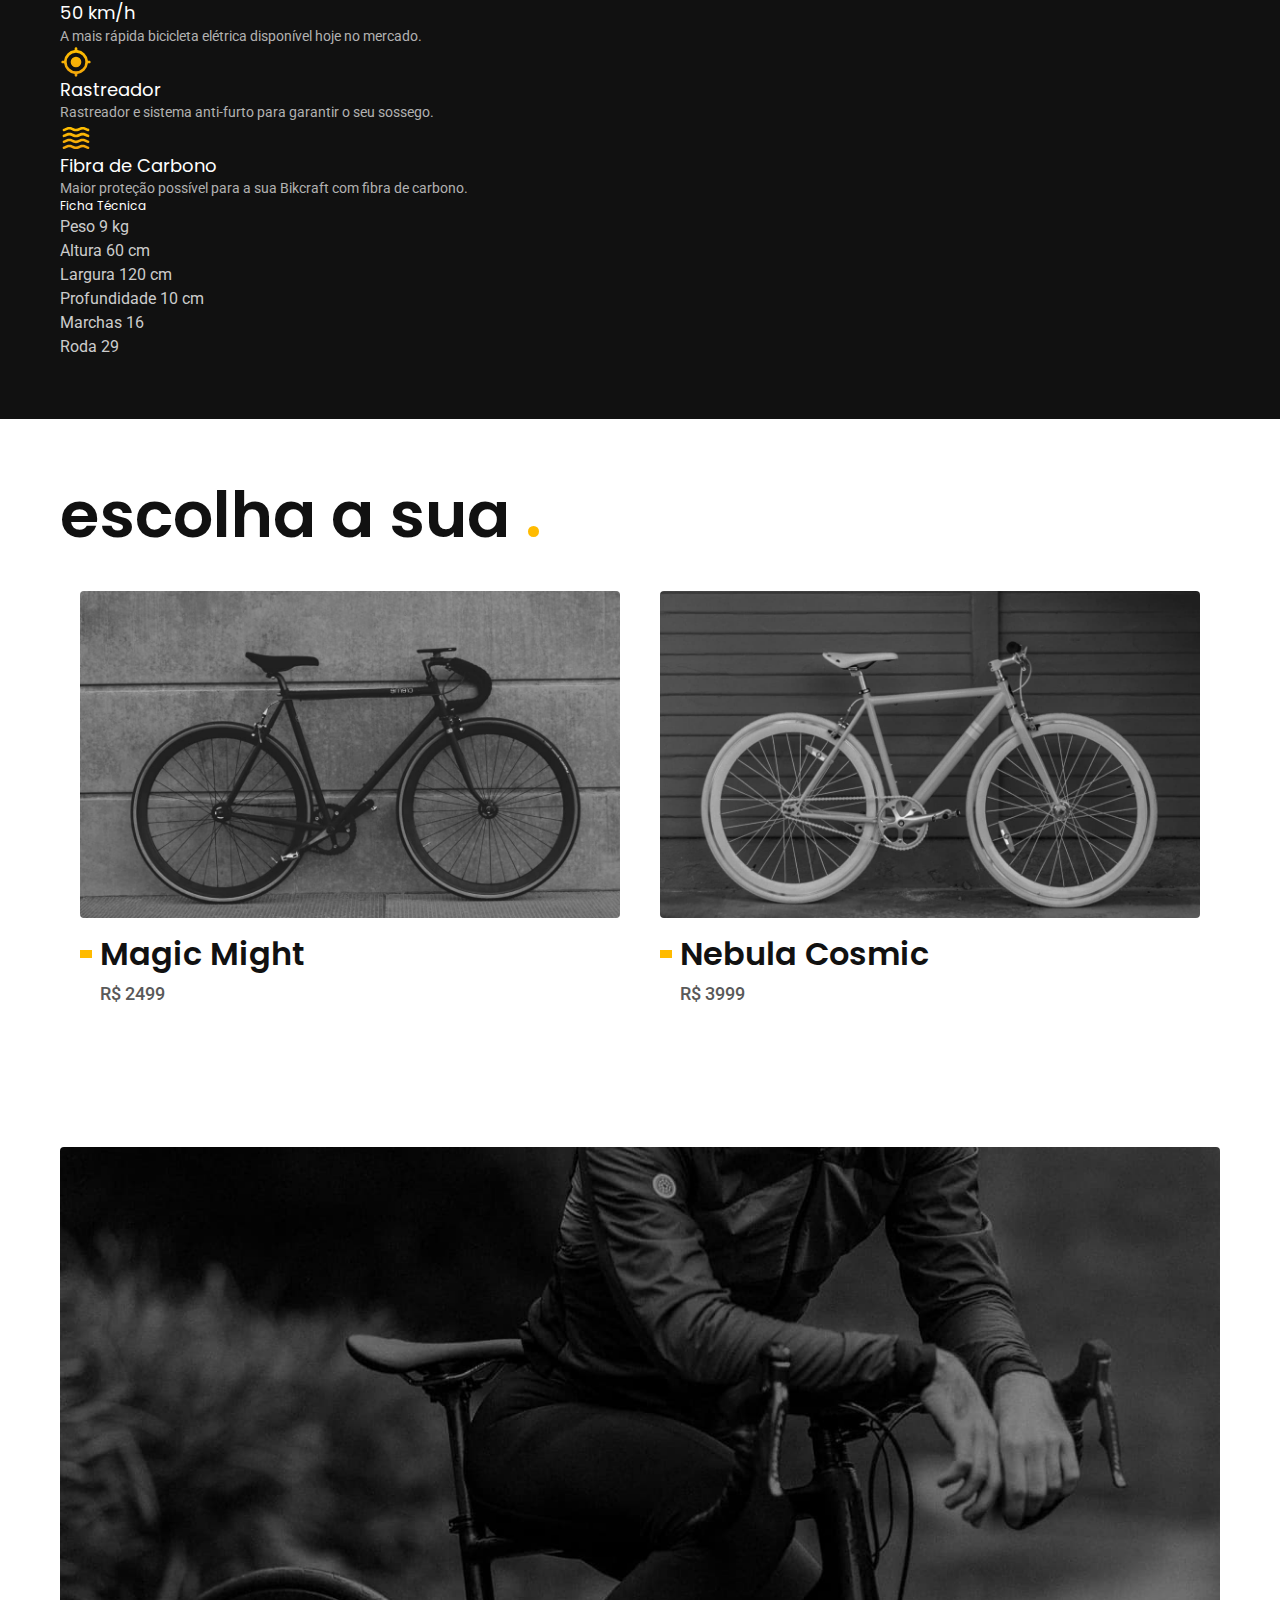
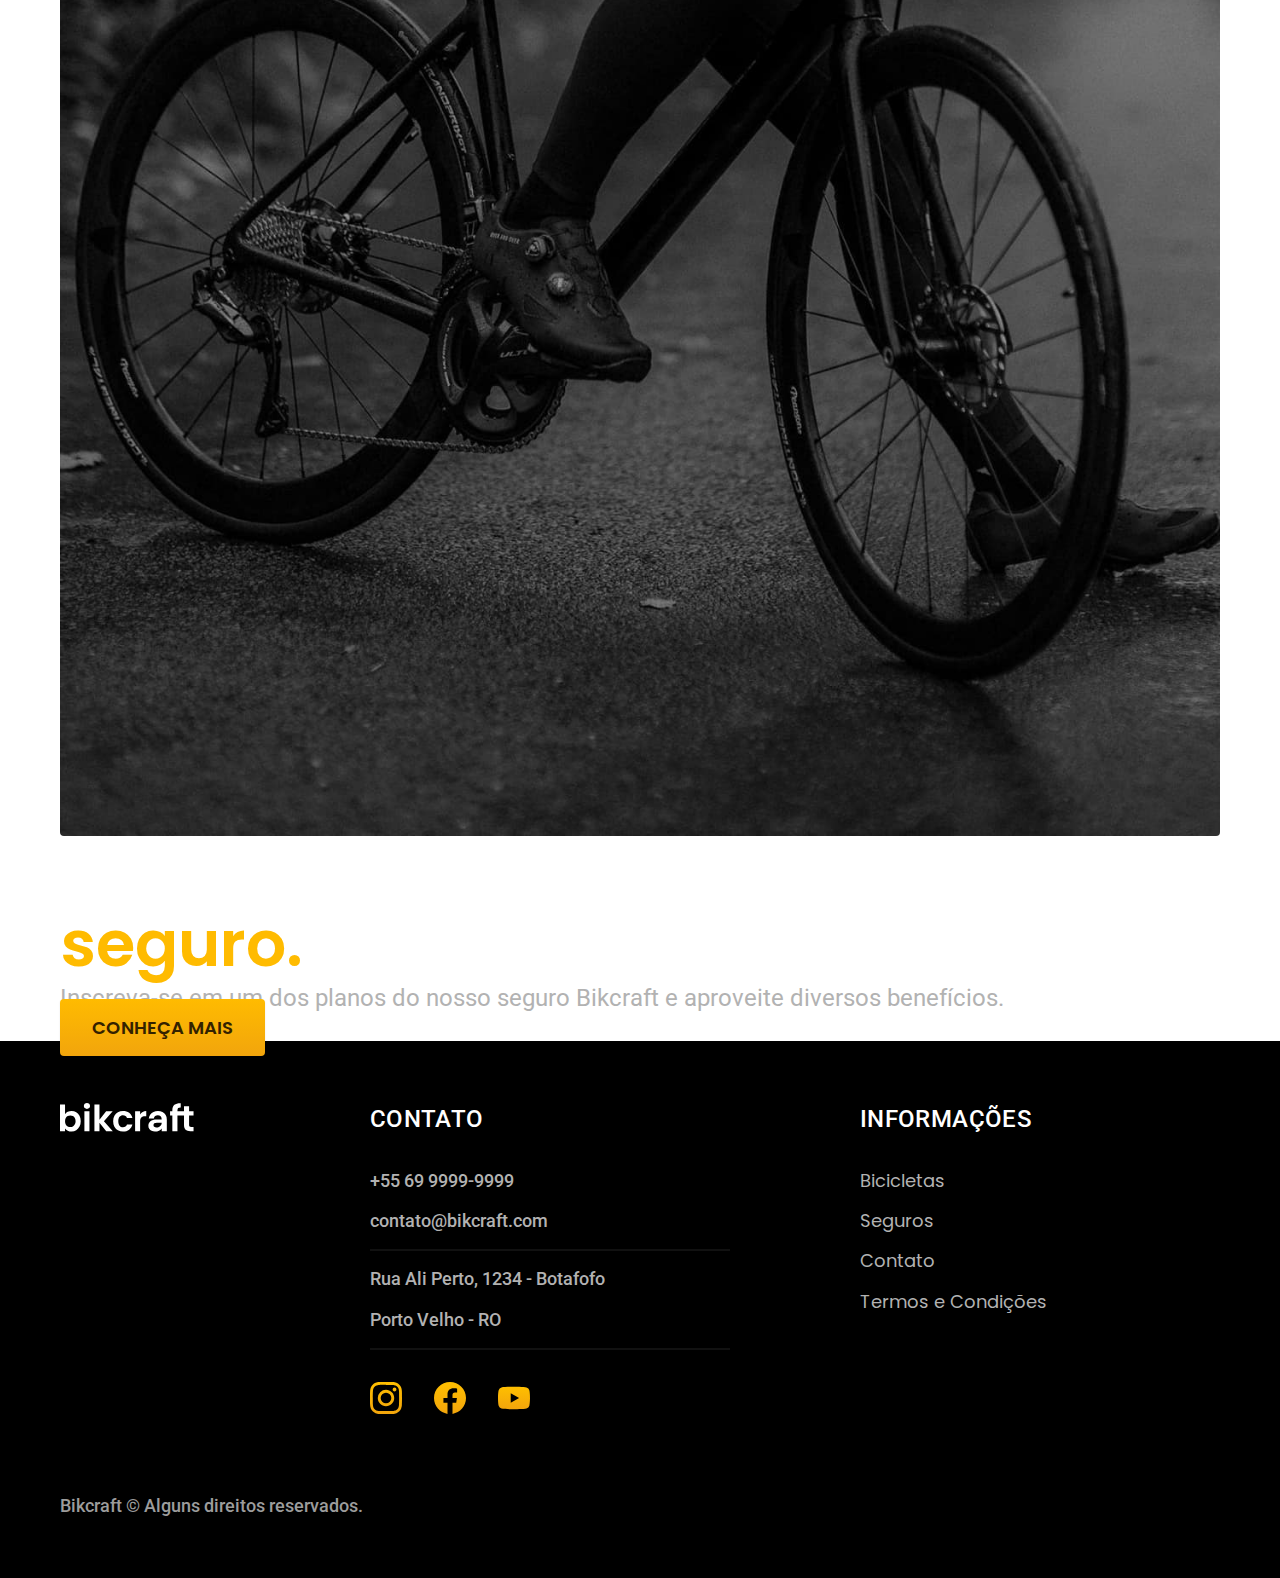
<file: bicicletas/nimbus.html>
<!DOCTYPE html>
<html lang="pt-br">
    <head>
        <meta charset="UTF-8" />
        <meta name="viewport" content="width=device-width, initial-scale=1.0" />
        <title>Nimbus | Bikcraft</title>
        <meta name="description" content="Nimbus." />
        <link rel="stylesheet" href="../css/style.css" />
        <link rel="preconnect" href="https://fonts.googleapis.com" />
        <link rel="preconnect" href="https://fonts.gstatic.com" crossorigin />
        <link
            href="https://fonts.googleapis.com/css2?family=Merriweather:ital,wght@1,900&family=Poppins:wght@400;600&family=Roboto:wght@400;500&display=swap"
            rel="stylesheet"
        />
    </head>
    <body id="bicicleta">
        <header class="header-bg">
            <div class="header container">
                <a href="../">
                    <img src="../img/bikcraft.svg" alt="Bikcraft" />
                </a>

                <nav aria-label="primaria">
                    <ul class="header-menu font-1-m cor-0">
                        <li><a href="../bicicletas.html">Bicicletas</a></li>
                        <li><a href="../seguros.html">Seguros</a></li>
                        <li><a href="../contato.html">Contato</a></li>
                    </ul>
                </nav>
            </div>
        </header>

        <main class="titulo-bg">
            <div>
                <div class="titulo container">
                    <p class="font-2-xl cor-5">R$ 4999</p>
                    <h1 class="font-1-xxl cor-0">
                        Nimbus Stark<span class="cor-p1">.</span>
                    </h1>
                </div>
            </div>
            <div class="bicicleta container">
                <div class="bicicleta-imagens">
                    <img src="../img/bicicleta/nimbus1.jpg" alt="" />
                    <img src="../img/bicicleta/nimbus2.jpg" alt="" />
                    <img src="../img/bicicleta/nimbus3.jpg" alt="" />
                </div>
                <div class="bicicleta-conteudo">
                    <p class="font-2-l cor-5">
                        A Nimbus Stark é a melhor Bikcraft já criada pela nossa
                        equipe. Ela vem equipada com os melhores acessórios, o
                        que garante maior velocidade.
                    </p>
                    <div class="bicicleta-comprar">
                        <a class="botao" href="../orcamento.html"
                            >Comprar Agora</a
                        >
                        <span class="font-1-xs cor-6"
                            ><img src="../img/icones/entrega.svg" alt="" />
                            entrega em 5 dias</span
                        >
                        <span class="font-1-xs cor-6"
                            ><img src="../img/icones/estoque.svg" alt="" /> 18
                            em estoque</span
                        >
                    </div>

                    <h2 class="font-1-xs cor-0">Informações</h2>
                    <ul class="bicicleta-informacoes">
                        <li>
                            <img src="../img/icones/eletrica.svg" alt="" />
                            <h3 class="font-1-m cor-0">Motor Elétrico</h3>
                            <p class="font-2-xs cor-5">
                                Permite você viajar distâncias inimaginaveis com
                                a sua bike.
                            </p>
                        </li>
                        <li>
                            <img src="../img/icones/velocidade.svg" alt="" />
                            <h3 class="font-1-m cor-0">50 km/h</h3>
                            <p class="font-2-xs cor-5">
                                A mais rápida bicicleta elétrica disponível hoje
                                no mercado.
                            </p>
                        </li>
                        <li>
                            <img src="../img/icones/rastreador.svg" alt="" />
                            <h3 class="font-1-m cor-0">Rastreador</h3>
                            <p class="font-2-xs cor-5">
                                Rastreador e sistema anti-furto para garantir o
                                seu sossego.
                            </p>
                        </li>
                        <li>
                            <img src="../img/icones/carbono.svg" alt="" />
                            <h3 class="font-1-m cor-0">Fibra de Carbono</h3>
                            <p class="font-2-xs cor-5">
                                Maior proteção possível para a sua Bikcraft com
                                fibra de carbono.
                            </p>
                        </li>
                    </ul>
                    <h2 class="font-1-xs cor-0">Ficha Técnica</h2>
                    <ul class="bicicleta-ficha font-2-s cor-4">
                        <li>Peso <span>9 kg</span></li>
                        <li>Altura <span>60 cm</span></li>
                        <li>Largura <span>120 cm</span></li>
                        <li>Profundidade <span>10 cm</span></li>
                        <li>Marchas <span>16</span></li>
                        <li>Roda <span>29</span></li>
                    </ul>
                </div>
            </div>
        </main>

        <article class="bicicletas-lista container">
            <h2 class="font-1-xxl">
                escolha a sua <span class="cor-p1">.</span>
            </h2>
            <ul>
                <li>
                    <a href="./magic.html">
                        <img
                            src="../img/bicicletas/magic.jpg"
                            alt="bicicleta preta"
                        />
                        <h3 class="font-1-xl">Magic Might</h3>
                        <span class="font-2-m cor-8">R$ 2499</span>
                    </a>
                </li>
                <li>
                    <a href="./nebula.html">
                        <img
                            src="../img/bicicletas/nebula.jpg"
                            alt="bicicleta preta"
                        />
                        <h3 class="font-1-xl">Nebula Cosmic</h3>
                        <span class="font-2-m cor-8">R$ 3999</span>
                    </a>
                </li>
            </ul>
        </article>

        <article class="seguro-bg">
            <div class="seguro container">
                <div class="seguro-imagem">
                    <img
                        src="../img/fotos/seguros.jpg"
                        alt="pessoa parada em cima de uma bicicleta."
                    />
                </div>
                <div class="seguro-conteudo">
                    <h2 class="font-1-xxl cor-0">
                        Pedale mais tranquilo com nosso
                        <span class="cor-p1">seguro.</span>
                    </h2>
                    <p class="font-2-l cor-5">
                        Inscreva-se em um dos planos do nosso seguro Bikcraft e
                        aproveite diversos benefícios.
                    </p>
                    <a class="botao" href="../seguros.html">Conheça Mais</a>
                </div>
            </div>
        </article>

        <footer class="footer-bg">
            <div class="footer container">
                <img src="../img/bikcraft.svg" alt="bikcraft" />
                <div class="footer-contato">
                    <h3 class="font-2-l-b cor-0">Contato</h3>
                    <ul class="font-2-m cor-5">
                        <li><a href="tel:+55699999999">+55 69 9999-9999</a></li>
                        <li>
                            <a href="mailto:contato@bikcraft.com"
                                >contato@bikcraft.com</a
                            >
                        </li>
                        <li>Rua Ali Perto, 1234 - Botafofo</li>
                        <li>Porto Velho - RO</li>
                    </ul>
                    <div class="footer-redes">
                        <a href="../">
                            <img
                                src="../img/redes/instagram-p.svg"
                                alt="instagram-p"
                            />
                        </a>
                        <a href="../">
                            <img
                                src="../img/redes/facebook-p.svg"
                                alt="facebook-p"
                            />
                        </a>
                        <a href="../">
                            <img
                                src="../img/redes/youtube-p.svg"
                                alt="youtube"
                            />
                        </a>
                    </div>
                </div>
                <div class="footer-informacoes">
                    <h3 class="font-2-l-b cor-0">Informações</h3>
                    <nav>
                        <ul class="font-1-m cor-5">
                            <li><a href="../bicicletas.html">Bicicletas</a></li>
                            <li><a href="../seguros.html">Seguros</a></li>
                            <li><a href="../contato.html">Contato</a></li>
                            <li>
                                <a href="../termos.html">Termos e Condições</a>
                            </li>
                        </ul>
                    </nav>
                </div>
                <p class="footer-copy font-2-m cor-6">
                    Bikcraft © Alguns direitos reservados.
                </p>
            </div>
        </footer>
    </body>
</html>
</file>
<file: css/style.css>
/* Principais */
@import "./global/global.css";
@import "./utilidades/tipografia.css";
@import "./global/header.css";
@import "./global/footer.css";

/* Utilidades */
@import "./utilidades/componentes.css";
@import "./utilidades/cores.css";

/* Home */
@import "./home/introducao.css";
@import "./home/tecnologia.css";
@import "./home/parceiros.css";
@import "./home/depoimento.css";

/* Bicicletas */
@import "./bicicletas/bicicletas-lista.css";
@import "./bicicletas/bicicletas.css";

/* Seguros */
@import "./seguros/seguros.css";


/* Termos */
@import "./termos/termos.css";
</file>
<file: css/style.min.css>
body{margin:0;font-family:Arial,Helvetica,sans-serif;color:#111}blockquote,dd,h1,h2,h3,h4,p,ul{margin:0}ul{margin:0;padding:0;list-style:none}a{text-decoration:none;color:inherit}img{max-width:100%;display:block}img[src$=".jpg"]{border-radius:4px}.font-1-xs{font:400 0.75rem/1.35 Poppins,sans-serif}.font-2-xs{font:400 0.875rem/1.43 Roboto,sans-serif}.font-1-s{font:400 1rem/1.5 Poppins,sans-serif}.font-2-s{font:400 1rem/1.5 Roboto,sans-serif}.font-1-m,.font-1-m-b{font:400 1.125rem/1.35 Poppins,sans-serif}.font-1-m-b{font-weight:600}.font-2-m{font:500 1.125rem/1.35 Roboto,sans-serif}.font-1-l{font:400 1.5rem/1.5 Poppins,sans-serif}.font-2-l,.font-2-l-b{font:400 1.5rem/1.5 Roboto,sans-serif}.font-2-l-b{font-weight:500;letter-spacing:.015em;text-transform:uppercase}.font-1-xl{font:600 2rem/1.25 Poppins,sans-serif}.font-2-xl{font:500 2rem/1.25 Roboto,sans-serif}.font-1-xxl{font:600 4rem/1.125 Poppins,sans-serif}@media (max-width:1200px){.font-1-xxl{font-size:3rem}.font-2-l,.font-2-l-b{font-size:1.125rem}}@media (max-width:800px){.font-1-xxl{font-size:2rem}.font-1-xl,.font-2-xl{font-size:1.5rem}}:root{--cor-0:#ffffff;--cor-1:#f7f7f7;--cor-2:#ededed;--cor-3:#dedede;--cor-4:#cccccc;--cor-5:#b2b2b2;--cor-6:#9c9c9c;--cor-7:#717171;--cor-8:#595959;--cor-9:#404040;--cor-10:#2e2e2e;--cor-11:#111111;--cor-12:#000000;--cor-p1:#ffbb00;--cor-p2:#e4a30b;--cor-p3:#a66f00;--cor-p4:#664400;--cor-p5:#332200}.cor-0{color:var(--cor-0)}.cor-1{color:var(--cor-1)}.cor-2{color:var(--cor-2)}.cor-3{color:var(--cor-3)}.cor-4{color:var(--cor-4)}.cor-5{color:var(--cor-5)}.cor-6{color:var(--cor-6)}.cor-7{color:var(--cor-7)}.cor-8{color:var(--cor-8)}.cor-9{color:var(--cor-9)}.cor-10{color:var(--cor-10)}.cor-11{color:var(--cor-11)}.cor-12{color:var(--cor-12)}.cor-p1{color:var(--cor-p1)}.cor-p2{color:var(--cor-p2)}.cor-p3{color:var(--cor-p3)}.cor-p4{color:var(--cor-p4)}.cor-p5{color:var(--cor-p5)}.js .fadeInDown{transform:translate3d(0,-20px,0)}.js .fadeInUp{transform:translate3d(0,20px,0)}.js .fadeInRight{transform:translate3d(20px,0,0)}.js .fadeInLeft{transform:translate3d(-20px,0,0)}.js [data-anime]{opacity:0}.js .anime{opacity:1;transform:none;transition:transform .8s,opacity .8s}.header-bg{background:#000}.header{display:flex;flex-wrap:wrap;gap:20px;justify-content:space-between;align-items:center;padding-top:20px;padding-bottom:20px}.header-menu{display:flex;flex-wrap:wrap;gap:40px}.header-menu a{display:inline-block;padding:16px 0;position:relative}.header-menu a:after{content:"";display:block;height:2px;width:0;background:var(--cor-0);margin-top:2px;transition:.3s;position:absolute}.header-menu a.ativo::after,.header-menu a:hover::after{width:100%}@media (max-width:800px){.header-menu{gap:20px}.header-menu a{background:var(--cor-12);padding:12px 16px;border-radius:4px}.header-menu a:hover{background-color:var(--cor-10)}.header a:after{display:none}}@media (max-width:600px){.header-menu{gap:12px}.header-menu a{padding:8px 12px;font-size:14px}}.footer-bg{background-color:var(--cor-12)}.footer{display:grid;grid-template-columns:3fr 5fr 4fr;gap:40px;padding-top:60px;padding-bottom:60px}.footer h3{margin-bottom:32px}.footer-contato ul{margin-bottom:32px}.footer-contato li:nth-child(2n):after{content:"";display:block;max-width:360px;height:2px;background:var(--cor-11);margin-top:16px}.footer li{margin-bottom:16px}.footer-redes{display:flex;gap:32px}.footer a:hover{color:var(--cor-0)}.footer-copy{grid-column:1/-1;margin-top:40px}@media(max-width:800px){.footer>img{display:none}.footer{grid-template-columns:1fr 1fr}}@media(max-width:600px){.footer{grid-template-columns:1fr;gap:60px}.footer-copy{margin-top:0}}.container{box-sizing:border-box;max-width:1200px;padding-left:20px;padding-right:20px;margin-left:auto;margin-right:auto}.botao{display:inline-block;padding:16px 32px;background:linear-gradient(#fb0,#f2a50c);border-radius:4px;box-shadow:0 1px 2px rgba(0,0,0,.1);text-transform:uppercase;color:var(--cor-p5);font:600 1.125rem/1.35 Poppins,sans-serif;max-width:max-content;border:none;cursor:pointer}.botao:hover{background:linear-gradient(#ffb60d,#e59317)}.botao.secundario{background:var(--cor-10);color:var(--cor-2)}.botao.secundario:hover{background:var(--cor-9)}.botao.seta{display:flex;align-items:center}.botao.seta::after{content:"";display:inline-block;width:18px;height:10px;margin-left:12px;background:url(../img/icones/seta.svg);transition:transform .2s}.botao.seta:hover::after{transform:translateX(4px)}@media (max-width:600px){.botao{padding:12px 16px;font-size:1rem}}.link{display:inline-block;color:var(--cor-p1);font:500 1.5rem/1.5 Poppins,sans-serif;text-transform:uppercase}.link::after{content:"";display:block;width:100%;height:4px;background-color:currentColor}.link:hover{color:var(--cor-0)}.titulo-bg{padding-top:60px;padding-bottom:60px;background-color:var(--cor-11)}.titulo{background:url(../img/dec/top-right.svg) no-repeat top right 20px}.titulo p{margin-bottom:4px}@media (max-width:800px){.titulo-bg{padding-top:40px;padding-bottom:40px}.titulo p{font-size:1rem;text-transform:lowercase;font-weight:400}}.form{display:grid;grid-template-columns:1fr 1fr;gap:20px}.form label{display:block;font:600 1rem/1.5 Poppins,sans-serif;margin-bottom:4px}.form .col-2{grid-column:span 2}.form input[type=email],.form input[type=text],.form textarea{font:400 1rem/1.5 Roboto,sans-serif;background:var(--cor-1);border:1px solid var(--cor-2);padding:12px;border-radius:4px;width:100%;box-sizing:border-box}.form input[type=email]:focus,.form input[type=text]:focus,.form textarea:focus{outline:0;border-color:var(--cor-p1);background:var(--cor-0);box-shadow:0 0 0 2px #fea}@media (max-width:600px){.form{grid-template-columns:1fr}.form .col-2{grid-column:1}}.introducao-bg{background:var(--cor-12) url(../img/dec/bottom-left.svg) no-repeat bottom 160px left 20px;box-shadow:inset 0 -120px var(--cor-0)}.introducao{display:grid;grid-template-columns:1fr 1fr;gap:0 40px}.introducao-conteudo{align-self:end;padding-bottom:200px}.introducao img{width:100%;height:100%;object-fit:cover;border-radius:4px}.introducao h1{margin-bottom:32px}.introducao p{margin-bottom:20px}@media (max-width:800px){.introducao-bg{background:var(--cor-11);padding-top:40px;box-shadow:inset 0 -60px #fff}.introducao{grid-template-columns:1fr;gap:32px}.introducao-conteudo{padding-bottom:0}.introducao h1{margin-bottom:16px}.introducao img{height:300px;width:100%}}.tecnologia-bg{background-color:var(--cor-11);box-shadow:inset 0 80px var(--cor-0),inset 0 -80px var(--cor-0)}.tecnologia{display:grid;grid-template-columns:1fr 1fr;gap:40px}.tecnologia-imagem img{width:100%;height:100%;object-fit:cover;object-position:left}.tecnologia-conteudo{padding-top:160px;padding-bottom:160px}.tecnologia-conteudo>span{display:block;margin-bottom:20px}.tecnologia-conteudo h2{margin-bottom:32px}.tecnologia-conteudo>p{margin-bottom:20px}.tecnologia a{margin-bottom:80px}.tecnologia-vantagens{display:flex;gap:40px}.tecnologia-vantagens h3{margin-bottom:8px;width:max-content}.tecnologia-vantagens img{width:24px;margin-bottom:8px}@media (max-width:800px){.tecnologia-bg{box-shadow:initial}.tecnologia{grid-template-columns:1fr}.tecnologia-conteudo{padding-top:60px;padding-bottom:60px}.tecnologia-imagem{display:none}.tecnologia a{margin-bottom:60px}}@media (max-width:600px){.tecnologia-vantagens{flex-direction:column}}.parceiros{padding-top:60px;padding-bottom:120px}.parceiros h2{margin-bottom:60px}.parceiros ul{padding:0 20px;max-width:1400px;display:grid;grid-template-columns:repeat(4,1fr);margin:0 auto}.parceiros li{display:flex;padding:32px;border-left:2px solid var(--cor-2)}.parceiros img{margin:auto}.parceiros li:first-child,.parceiros li:nth-child(5){border-left:none}.parceiros li:nth-child(n+5){border-top:2px solid var(--cor-2)}@media (max-width:800px){.parceiros{padding-bottom:60px}.parceiros h2{margin-bottom:20px}.parceiros ul{grid-template-columns:repeat(2,1fr)}.parceiros li:nth-child(n+3){border-top:2px solid var(--cor-2)}parceiros li:nth-child(odd){border-left:none}.parceiros li{padding:20px}}.depoimento{display:grid;grid-template-columns:1fr 1fr;background-color:var(--cor-p1);overflow:hidden}.depoimento img{width:100%;height:100%;object-fit:cover;border-radius:0}.depoimento-conteudo{padding:40px 40px 80px 80px;align-self:end;background:url(../img/dec/bottom-right-p.svg) no-repeat bottom 40px right 40px}.depoimento-conteudo p{max-width:32ch;font-family:Merriweather,serif;font-style:italic;font-weight:900;margin-bottom:32px;position:relative}.depoimento p::after,.depoimento p::before{font-size:5rem;color:var(--cor-p2);position:absolute}.depoimento p::before{content:"“";left:-50px;top:-20px}.depoimento p::after{content:"”"}@media (min-width:1200px){.depoimento img{max-height:520px}}@media (max-width:800px){.depoimento{grid-template-columns:1fr;text-align:center}.depoimento img{max-height:200px}.depoimento-conteudo{padding:40px 20px;justify-self:center}}.bicicletas-lista{padding-top:60px;padding-bottom:120px}.bicicletas-lista h2{margin-bottom:40px}.bicicletas-lista ul{display:flex;gap:40px;padding:0 20px 20px 20px;max-width:1400px;margin-left:auto;margin-right:auto;overflow-x:auto}#bicicleta .bicicletas-lista ul{padding:0 0 20px 0}.bicicletas-lista li{flex:1;min-width:280px}.bicicletas-lista a{display:block}.bicicletas-lista img{margin-bottom:16px}.bicicletas-lista h3{margin-bottom:8px;display:flex;align-items:center}.bicicletas-lista h3::before{content:"";display:inline-block;height:8px;width:12px;margin-right:8px;background-color:var(--cor-p1);transition:width .2s}.bicicletas-lista a:hover h3::before{width:24px}.bicicletas-lista li span{padding-left:20px}@media (max-width:800px){.bicicletas-lista{padding-bottom:60px}.bicicletas-lista ul{gap:20px}}.bicicletas-bg{background:linear-gradient(to right,var(--cor-0) 30%,var(--cor-11) 0)}.bicicletas{display:grid;grid-template-columns:1fr 1fr;gap:40px;padding-top:60px;padding-bottom:60px;background:url(../img/dec/top-right.svg) no-repeat top 40px right 40px}.bicicletas-imagem{display:grid}.bicicletas-imagem img{grid-area:1/1}.bicicletas-imagem span{grid-area:1/1;place-self:start end;margin-top:20px;background:var(--cor-12);display:inline-block;padding:8px 16px 8px 8px;border-radius:4px 0 0 4px}.bicicletas-conteudo{display:grid;grid-template-columns:1fr auto;align-content:start}.bicicletas h2,.bicicletas p{grid-column:1/-1}.bicicletas h2{margin-bottom:20px}.bicicletas h2::before{content:"";display:block;width:12px;height:8px;background-color:var(--cor-p1);margin-bottom:8px}.bicicletas p{margin-bottom:32px}.bicicletas a{place-self:end}.bicicletas li{display:flex;align-items:center}.bicicletas ul{display:grid;gap:16px}.bicicletas-conteudo img{width:24px;margin-right:8px}@media (max-width:800px){.bicicletas-bg{background:var(--cor-11)}.bicicletas{grid-template-columns:1fr;gap:20px;padding-top:40px;padding-bottom:40px}}@media (max-width:600px){.bicicletas-conteudo{grid-template-columns:1fr}.bicicletas ul{font-size:1rem;grid-template-columns:1fr 1fr;margin-bottom:32px}.bicicletas a{place-self:start}}.bicicleta{display:grid;grid-template-columns:1fr 1fr;align-items:start;gap:40px;padding-top:60px;padding-bottom:60px}#bicicleta .titulo p{text-transform:uppercase}.bicicleta-imagens{display:flex;flex-wrap:wrap;gap:20px}.bicicleta-imagens img{flex:1;min-width:200px}.bicicleta-imagens img:first-child{min-width:100%}.bicicleta-conteudo>p{margin-bottom:32px}.bicicleta-comprar{display:grid;grid-template-columns:max-content auto;align-items:center;justify-items:start;gap:8px 12px;margin-bottom:40px}.bicicleta-comprar a{grid-row:span 2}.bicicleta-comprar span{display:flex;align-items:center;background-color:var(--cor-12);gap:8px;padding:4px 8px;border-radius:4px}.bicicleta-conteudo h2{text-transform:uppercase;letter-spacing:.015em;margin-bottom:12px}.bicicleta-ficha,.bicicleta-informacoes{padding:32px;background-color:var(--cor-12);border-radius:4px}.bicicleta-informacoes{margin-bottom:40px;display:grid;grid-template-columns:1fr 1fr;gap:32px}.bicicleta-informacoes img{width:24px;margin-bottom:8px}.bicicleta-informacoes h3{margin-bottom:8px}.bicicleta-ficha li{padding:4px 0;display:flex;justify-content:space-between;border-bottom:1px solid var(--cor-11)}.bicicleta-ficha li:last-child{border-bottom:none}.bicicleta-ficha span{color:var(--cor-6)}@media (max-width:800px){.bicicleta{grid-template-columns:1fr;padding-top:40px;padding-bottom:40px}.bicicleta-imagens{grid-row:2}}@media (max-width:400px){.bicicleta-informacoes{grid-template-columns:1fr}.bicicleta-comprar{grid-template-columns:1fr}}.seguro-bg{background-color:var(--cor-11);box-shadow:inset 0 120px var(--cor-0),inset 0 -120px var(--cor-12)}.seguro{display:grid;grid-template-columns:1fr 1fr;gap:40px}.seguro-imagem img{width:100%;height:100%;object-fit:cover}.seguro-conteudo{padding-top:180px;padding-bottom:180px}.seguro h2{margin-bottom:32px}.seguro p{margin-bottom:20px}@media (max-width:800px){.seguro-bg{box-shadow:inset 0 -60px var(--cor-12)}.seguro{grid-template-columns:1fr}.seguro-conteudo{grid-row:1;padding-top:40px;padding-bottom:0}}.seguros-bg{background:var(--cor-11)}.seguros{padding-top:60px;padding-bottom:60px;display:grid;grid-template-columns:1fr 1fr;gap:40px;align-items:center}#seguros .seguros{padding-top:0}.seguros h2{grid-column:1/-1}.seguros-item{background-color:var(--cor-12);padding:32px 32px 32px 60px;display:grid;grid-template-columns:1fr auto;border-radius:4px}.seguros-item h3{margin-bottom:40px}.seguros-item span{grid-column:2;display:block;text-align:right}.seguros-item ul{grid-column:1/-1;margin-bottom:32px}.seguros-item li{display:flex;align-items:center;position:relative}.seguros-item li+li{margin-top:20px}.seguros-item li::before{content:"";display:inline-block;width:13px;height:9px;background-image:url(../img/icones/lista.svg);position:absolute;left:-21px}.seguros-item a{grid-column:1/-1}@media (max-width:800px){.seguros{grid-template-columns:1fr}}.vantagens-bg{background-color:var(--cor-12)}.vantagens{padding-top:120px;padding-bottom:120px}.vantagens h2{margin-bottom:60px}.vantagens ul{display:grid;grid-template-columns:repeat(auto-fit ,minmax(280px,max-content));gap:40px 80px}.vantagens h3,.vantagens img{margin-bottom:8px}@media (max-width:800px){.vantagens{padding-top:60px;padding-bottom:60px}.vantagens h2{margin-bottom:40px}.vantagens ul{gap:20px}}.perguntas{padding-top:120px;padding-bottom:120px}.perguntas h2{margin-bottom:60px}.perguntas dl>div{padding:20px;border-radius:4px}.perguntas dl>div:nth-child(odd){background-color:var(--cor-1)}.perguntas button{display:grid;grid-template-columns:auto 1fr auto;align-items:center;gap:8px;cursor:pointer;border:none;background:0 0;width:100%;text-align:left}.perguntas button::before{content:"";display:inline-block;width:12px;height:8px;background-color:var(--cor-p1)}.perguntas button::after{content:"";display:inline-block;width:14px;height:6px;background:url(../img/icones/seta-abrir.svg);transition:.3s}.perguntas button:hover::after,.perguntas button[aria-expanded=true]::after{transform:rotate(180deg)}.js .perguntas dd{display:none}.js .perguntas dd.ativa{display:block}.perguntas dd{padding-left:20px;padding-top:16px;max-width:80ch}@media (max-width:800px){.perguntas{padding-top:60px;padding-bottom:60px}.perguntas h2{margin-bottom:40px}}#contato{background:linear-gradient(var(--cor-11) 600px,var(--cor-1) 0)}.contato{display:grid;grid-template-columns:5fr 7fr}.contato-dados,.contato-formulario{padding:60px;box-shadow:0 1px 2px rgba(0,0,0,.1)}.contato-dados{border-radius:5px 0 0 5px;background:var(--cor-12) url(../img/dec/bottom-left.svg) no-repeat bottom 20px left 20px}.contato-formulario{border-radius:0 5px 5px 0;background:var(--cor-0) url(../img/dec/bottom-right.svg) no-repeat bottom 20px right 20px}.contato-dados h2{margin-bottom:60px}.contato-endereco{margin-bottom:32px;padding-left:28px;background:url(../img/icones/local.svg) no-repeat 0 2px}.contato-endereco p{margin-bottom:8px}.contato-meios a{display:block;max-width:max-content;margin-bottom:8px;padding-left:28px}.contato-meios a:hover{color:var(--cor-0)}.contato-meios a:first-child{background:url(../img/icones/email.svg) no-repeat 0 2px}.contato-meios a:nth-child(2){margin-bottom:32px}.contato-meios a:nth-child(3){background:url(../img/icones/telefone.svg) no-repeat 0 2px;margin-bottom:60px}.contato-redes{display:flex;gap:32px;padding-left:28px}@media (max-width:800px){.contato{grid-template-columns:1fr}.contato-dados,.contato-formulario{padding:20px}.contato-dados{border-radius:5px 5px 0 0;background:var(--cor-12)}.contato-formulario{border-radius:0 0 5px 5px}.contato-dados h2{margin-bottom:32px}.contato-meios a:nth-child(3){background:url(../img/icones/telefone.svg) no-repeat 0 2px;margin-bottom:32px}.contato-redes{margin-bottom:12px}}.lojas{display:grid;grid-template-columns:1fr 1fr;gap:0 40px;padding-top:120px;padding-bottom:120px}.lojas h2{grid-column:1/-1;margin-bottom:60px}.lojas img{border-radius:4px 4px 0 0}.lojas-item{border-radius:4px;background:var(--cor-0);box-shadow:0 1px 2px rgba(0,0,0,.1)}.lojas-conteudo{display:grid;grid-template-columns:1fr 1fr;gap:32px 16px;padding:32px}.lojas-conteudo h3,.lojas-tempo{grid-column:1/-1}.lojas-dados{display:grid;gap:8px;border-left:2px solid var(--cor-2);padding-left:12px}.lojas-tempo{display:flex;align-items:center;gap:8px}@media (max-width:800px){.lojas{gap:20px;padding-top:60px;padding-bottom:60px}.lojas h2{margin-bottom:32px}.lojas-conteudo{grid-template-columns:1fr}}@media (max-width:600px){.lojas{grid-template-columns:1fr}}#orcamento{background:linear-gradient(var(--cor-11) 600px,var(--cor-1) 0)}.orcamento{display:grid;grid-template-columns:5fr 7fr;padding-bottom:120px}.orcamento h2{text-transform:uppercase;position:relative;display:flex;align-items:center}.orcamento h2::before{content:"";display:inline-block;width:4px;height:8px;background-color:var(--cor-p1);position:absolute;left:-12px}.orcamento-dados,.orcamento-produto{padding:60px;box-shadow:0 1px 2px rgba(0,0,0,.1)}.orcamento-produto{border-radius:5px 0 0 5px;background:var(--cor-12) url(../img/dec/bottom-left.svg) no-repeat bottom 20px left 20px;display:grid;grid-template-columns:1fr 1fr;align-content:start;gap:20px}.orcamento-produto>*{grid-column:1/-1}.orcamento-produto>label{grid-column:initial}.orcamento-produto label{font:400 1rem/1.5 Poppins,sans-serif;color:var(--cor-4);background-color:var(--cor-10);padding:12px 16px;border-radius:4px;cursor:pointer;display:grid;grid-template-columns:auto 1fr auto;align-items:center;border:1px solid var(--cor-10)}.orcamento-produto input:checked+label{background:var(--cor-0);color:var(--cor-11)}.orcamento-produto label::before{content:"";display:inline-block;box-sizing:border-box;width:12px;height:12px;border:1px solid var(--cor-6);border-radius:50%;margin-right:8px}.orcamento-produto input:checked+label::before{border-color:var(--cor-7);box-shadow:inset 0 0 0 3px var(--cor-0),inset 0 0 0 6px var(--cor-7)}.orcamento-produto label:hover{background-color:var(--cor-9);border-color:var(--cor-9)}.orcamento-produto input:focus+label{box-shadow:0 0 0 2px var(--cor-p1);border-color:var(--cor-12)}.orcamento-produto label span{display:none}.orcamento-produto input:checked+label span{display:inline-block}.orcamento-produto input[type=radio]{opacity:0;position:absolute;pointer-events:none}.orcamento-dados{border-radius:0 5px 5px 0;background:var(--cor-0) url(../img/dec/bottom-right.svg) no-repeat bottom 20px right 20px}.orcamento-conteudo{display:none}.orcamento-conteudo h2,.orcamento-dados h2:nth-of-type(n+2){margin-top:20px}#bikcraft:checked~#orcamento-bikcraft,#seguro:checked~#orcamento-seguro{display:grid;gap:20px}.orcamento-detalhes{display:none;background:var(--cor-0);padding:20px;grid-template-columns:1fr 1fr;border-radius:4px;align-items:center}.orcamento-detalhes li{display:flex;align-items:center;margin-bottom:8px}.orcamento-detalhes li img{width:16px;margin-right:8px}.orcamento-produto input:checked+label+.orcamento-detalhes{display:grid}@media (max-width:1200px){.orcamento-dados,.orcamento-produto{padding:32px}}@media (max-width:800px){.orcamento{grid-template-columns:1fr}.orcamento-produto{border-radius:5px 5px 0 0;background:var(--cor-12)}.orcamento-dados{border:0 0 5px 5px}}@media (max-width:400px){.orcamento-produto{grid-template-columns:1fr}}.termos{padding-top:80px;padding-bottom:80px}.termos h2{font-weight:600}.termos p+h2{padding-top:40px}.termos p{max-width:75ch;margin-bottom:24px}
</file>
